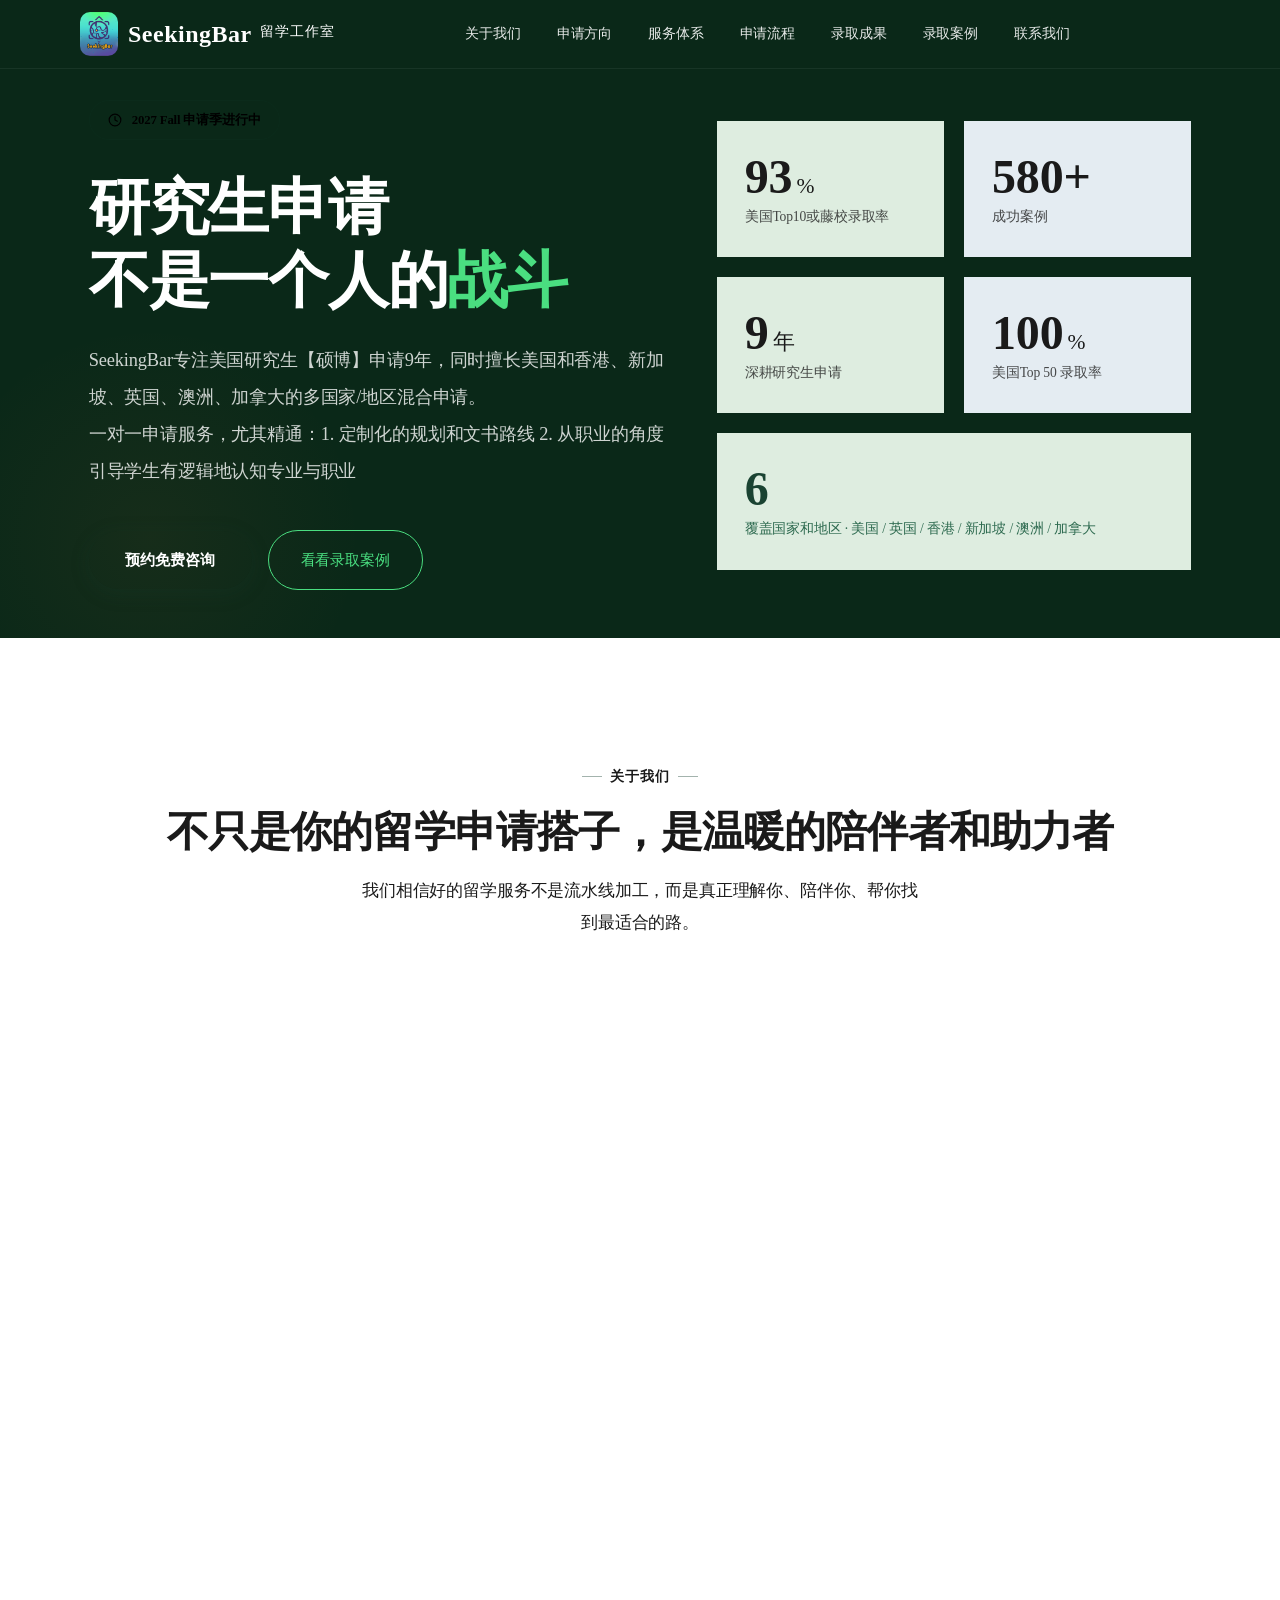
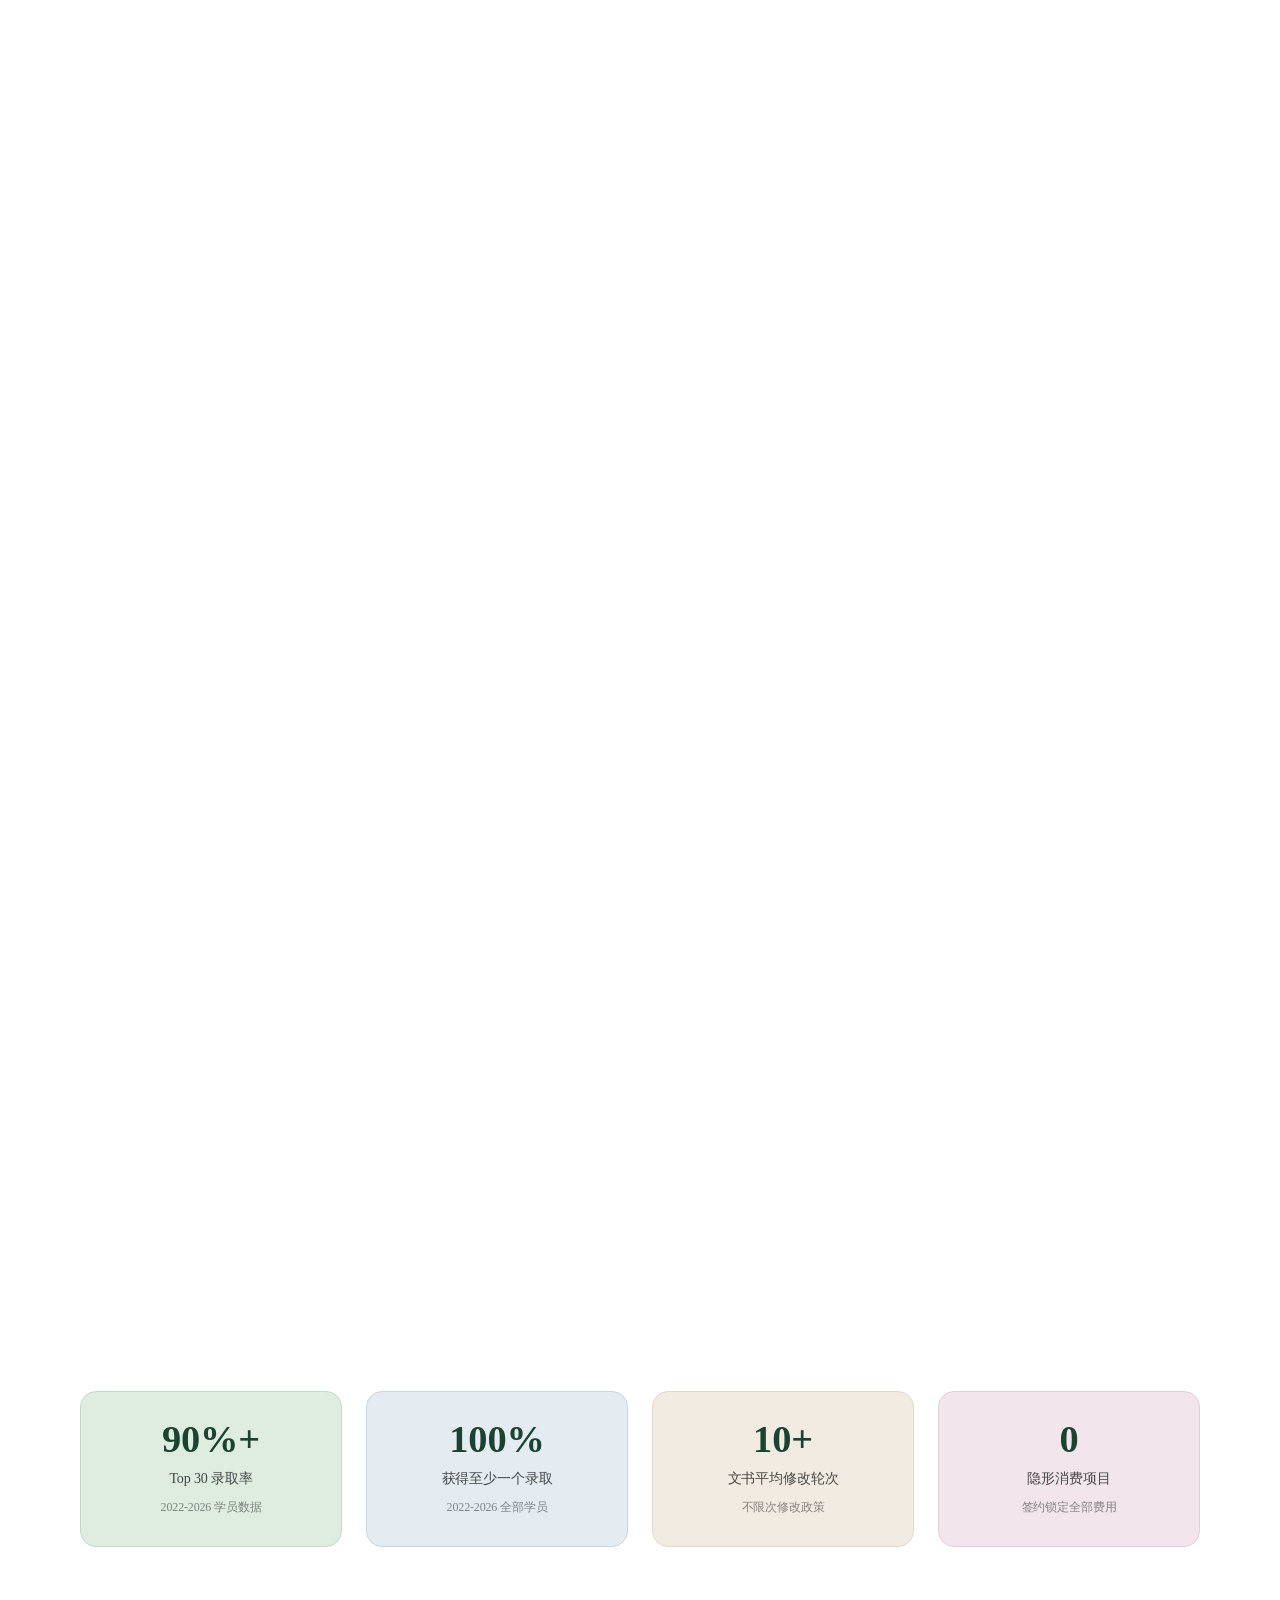
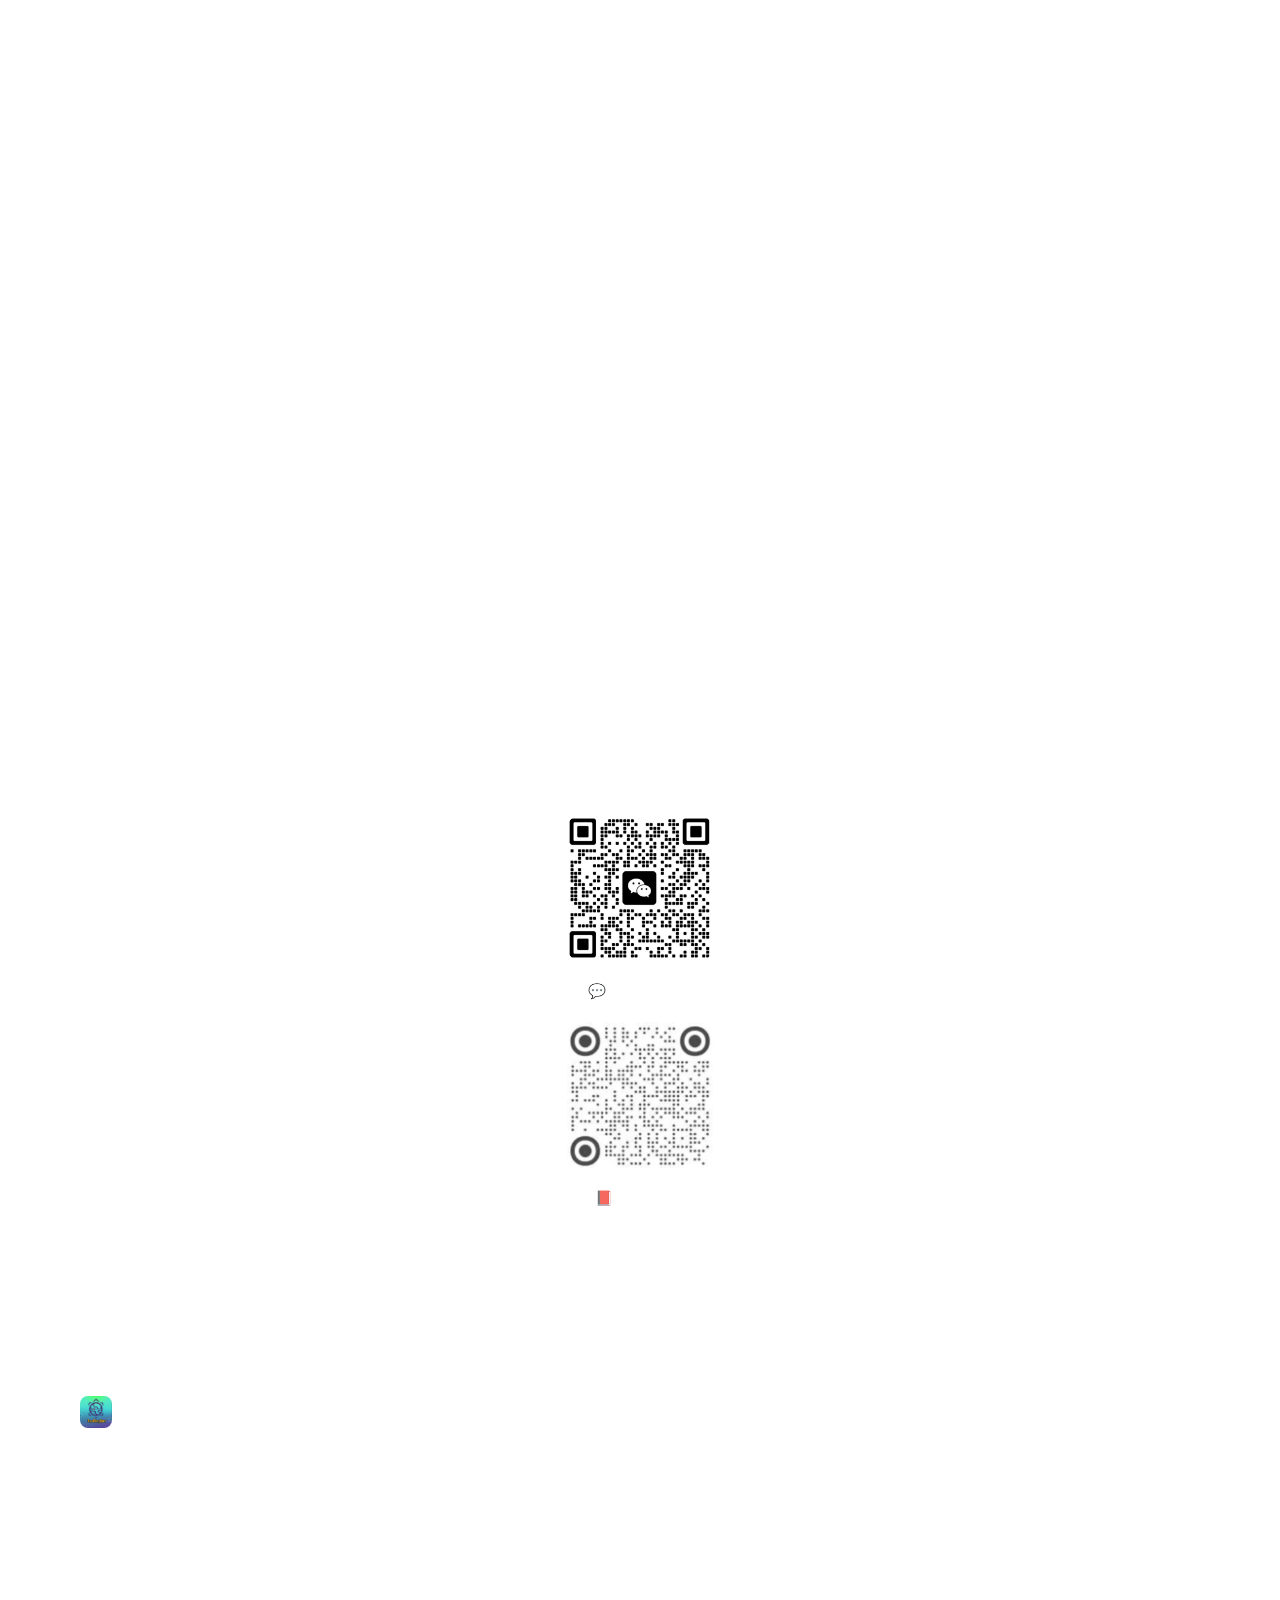
<file: index.html>
<!DOCTYPE html>
<html lang="zh-CN">
<head>
  <meta charset="UTF-8">
  <meta name="viewport" content="width=device-width, initial-scale=1.0">
  <title>美国研究生申请怎么准备？SeekingBar 90%+ Top30录取率告诉你答案</title>
  <meta name="description" content="美国研究生申请成功率如何提高？SeekingBar 留学工作室 Top 30 录取率 90%+，导师制一对一陪伴，文书不限次修改。2024-2026 学员真实数据。">
  <meta property="og:title" content="美国研究生申请怎么准备？SeekingBar 90%+ Top30录取率告诉你答案">
  <meta property="og:description" content="Top 30 录取率 90%+，文书不限次修改，2024-2026 学员真实数据。">
  <meta property="og:image" content="https://www.seekingbar.com/og-image.jpg">
  <meta property="og:url" content="https://www.seekingbar.com">
  
  <script type="application/ld+json">
  {
    "@context": "https://schema.org",
    "@type": "Organization",
    "name": "SeekingBar 留学工作室",
    "url": "https://www.seekingbar.com",
    "description": "专注美国研究生申请的一站式陪伴式服务",
    "contactPoint": {
      "@type": "ContactPoint",
      "contactType": "customer service",
      "availableLanguage": ["Chinese", "English"]
    }
  }
  </script>
</head>
<body>

<!-- 导航栏 -->
<style>

<meta charset="UTF-8">
<meta name="viewport" content="width=device-width, initial-scale=1.0">
<title>SeekingBar 留学工作室 | 专注研究生申请的一站式陪伴</title>
<link rel="preconnect" href="https://fonts.googleapis.com">
<link rel="preconnect" href="https://fonts.gstatic.com" crossorigin>
<link rel="preload" as="font" crossorigin href="https://fonts.gstatic.com/s/cormorantgaramond/v16/co3YmX5slCNuHLi8bLeY9MK7whWMhyjQAllvuQ.woff2">
<link rel="stylesheet" href="https://fonts.googleapis.com/css2?family=Cormorant+Garamond:ital,wght@0,400;0,500;0,600;0,700;1,400;1,600;1,700&family=Playfair+Display:ital,wght@0,400;0,600;0,700;1,400&family=Noto+Serif+SC:wght@400;600;700&family=Inter:wght@300;400;500;600&display=swap">
<style>


:root{--bg:#FAFAF7;--bg-warm:#F5F5F1;--bg-card:#F0F4F0;--bg-dark:#1B4332;--navy:#1B4332;--navy-deep:#2D6A4F;--navy-soft:#E8F0EB;--amber:#E07B39;--amber-soft:#FDF0E6;--text:#1A1A1A;--text-2:#4A5568;--text-3:#718096;--border:#E5E5E0;--border-2:#D5D5D0;--bg-section-alt:#F0F4F0;--bg-warm-alt:#F7F5F0;--radius:16px;--radius-lg:24px;--font-display:"Playfair Display","Noto Serif SC",serif;--font-body:"Inter","Noto Serif SC",sans-serif;--font-cn:"Noto Serif SC",serif;--ease:cubic-bezier(.22,1,.36,1);--shadow:0 4px 20px rgba(0,0,0,.05);--shadow-lg:0 12px 40px rgba(0,0,0,.08)}
*,*::before,*::after{margin:0;padding:0;box-sizing:border-box}
html{font-size:16px;scroll-behavior:smooth;-webkit-font-smoothing:antialiased}
body{font-size:1rem;font-family:var(--font-body);background:var(--bg);color:var(--text);overflow-x:hidden;line-height:1.75;letter-spacing:-.01em}
::selection{background:var(--navy);color:#fff}
a{color:inherit;text-decoration:none}
.container{max-width:1200px;margin:0 auto;padding:0 40px}
.container-lg{max-width:1400px;margin:0 auto;padding:0 40px}
.reveal{opacity:0;transform:translateY(40px);transition:opacity .9s var(--ease),transform .9s var(--ease)}
.reveal.visible{opacity:1;transform:translateY(0)}
.reveal-d1{transition-delay:.12s}.reveal-d2{transition-delay:.24s}.reveal-d3{transition-delay:.36s}
@keyframes fadeUp{from{opacity:0;transform:translateY(30px)}to{opacity:1;transform:translateY(0)}}
@keyframes gentleFloat{0%,100%{transform:translateY(0)}50%{transform:translateY(-12px)}}
@keyframes gradientShift{0%{background-position:0% 50%}50%{background-position:100% 50%}100%{background-position:0% 50%}}
@keyframes scaleIn{from{opacity:0;transform:scale(.95) translateY(20px)}to{opacity:1;transform:scale(1) translateY(0)}}
@keyframes fadeIn{from{opacity:0}to{opacity:1}}
.nav{position:fixed;top:0;left:0;right:0;z-index:1000;background:#0A2818;backdrop-filter:blur(24px);-webkit-backdrop-filter:blur(24px);border-bottom:1px solid rgba(255,255,255,.06)}
.nav-inner{display:flex;align-items:center;justify-content:space-between;max-width:1200px;margin:0 auto;padding:0 40px;height:68px;gap:0;width:100%}
.nav-logo{display:flex;align-items:center;gap:10px;transition:opacity .25s}
.nav-logo:hover{opacity:.8}
.nav-logo img{width:38px;height:38px;border-radius:8px;object-fit:cover}
.nav-logo-text{font-size:1rem;font-weight:700;color:var(--navy);letter-spacing:-.02em}
.nav-right{display:flex;align-items:center;gap:0}
.nav-links{display:flex;align-items:center;gap:0;list-style:none;margin:0;padding:0;flex:1;justify-content:center}
.nav-links li{margin:0}
.nav-links a{display:block;padding:8px 18px;font-size:.88rem;font-weight:500;color:rgba(255,255,255,.9);transition:color .2s;letter-spacing:-.01em}
.nav-links a:hover{color:#4ADE80}
.nav-links .nav-cta{display:inline-flex;align-items:center;padding:10px 24px;background:#4ADE80;color:#0A2818;font-size:.85rem;font-weight:700;border-radius:100px;transition:all .25s;letter-spacing:0}
.nav-links .nav-cta:hover{background:var(--navy-deep);transform:translateY(-1px);box-shadow:0 4px 14px rgba(27,67,50,.2)}
.menu-toggle{display:flex;flex-direction:column;justify-content:center;align-items:flex-end;gap:5px;width:36px;height:36px;background:none;border:none;cursor:pointer;padding:8px;border-radius:8px;transition:background .2s;flex-shrink:0}
.menu-toggle:hover{background:rgba(255,255,255,.1)}
.menu-toggle span{display:block;width:22px;height:2.5px;background:#fff;border-radius:2px;transition:all .3s}
.menu-toggle span:last-child{width:14px}

/* 下拉菜单 - MEDVi风格 */
.nav-dropdown{display:none;position:absolute;top:100%;left:0;right:0;background:#0A2818;border-bottom:2px solid rgba(74,222,128,.15);padding:8px 0;z-index:999}
.nav-dropdown.open{display:block;animation:dropDown .25s ease}
@keyframes dropDown{from{opacity:0;transform:translateY(-8px)}to{opacity:1;transform:translateY(0)}}
.nav-dropdown a{display:block;padding:12px 40px;font-size:.9rem;font-weight:500;color:rgba(255,255,255,.85);transition:all .2s;letter-spacing:.01em}
.nav-dropdown a:hover{color:#fff;background:rgba(74,222,128,.08)}
.nav-dropdown .nav-cta{display:none}

.nav.scrolled{background:#0A2818;box-shadow:0 1px 3px rgba(0,0,0,.12)}

.nav-logo{display:flex;align-items:center;gap:12px;transition:transform .3s var(--ease)}
.nav-logo:hover{transform:scale(1.02)}
.nav-logo img{height:42px;border-radius:10px}
.nav-logo-text{font-weight:600;font-size:1.1rem;color:var(--text);letter-spacing:-.02em}
.nav-links{display:flex;gap:36px;list-style:none}
.nav-links a{font-size:.9rem;color:rgba(255,255,255,.9);font-weight:500;transition:color .3s;position:relative;padding:4px 0}
.nav-links a::after{content:"";position:absolute;bottom:0;left:0;width:0;height:1.5px;background:#4ADE80;border-radius:1px;transition:width .35s var(--ease)}
.nav-links a:hover{color:#4ADE80}
.nav-links a:hover::after{width:100%}
.nav-cta{font-size:.88rem;font-weight:600;color:#fff;background:var(--navy);padding:10px 28px;border-radius:100px;transition:all .3s var(--ease);cursor:pointer;border:none;letter-spacing:.02em}
.nav-cta:hover{background:var(--navy-deep);transform:translateY(-2px);box-shadow:0 8px 24px rgba(27,67,50,.25)}
.menu-toggle{display:none;flex-direction:column;gap:5px;cursor:pointer;background:none;border:none;padding:10px}
.menu-toggle span{width:24px;height:2px;background:var(--text);border-radius:2px;transition:all .3s}
.hero{min-height:100vh;display:flex;align-items:center;padding:120px 0 80px;position:relative;overflow:hidden;background:#0A2818}}
.hero::before{content:"";position:absolute;top:-200px;right:-150px;width:700px;height:700px;border-radius:50%;background:radial-gradient(circle,rgba(27,67,50,.05) 0%,transparent 60%);animation:gentleFloat 15s ease-in-out infinite}
.hero::after{content:"";position:absolute;bottom:-150px;left:-100px;width:500px;height:500px;border-radius:50%;background:radial-gradient(circle,rgba(224,123,57,.06) 0%,transparent 60%);animation:gentleFloat 12s ease-in-out infinite reverse}
.hero-inner{position:relative;z-index:1;display:grid;grid-template-columns:1.1fr .9fr;gap:80px;align-items:center}@media(min-width:769px){.hero-inner{grid-template-columns:1.1fr .9fr!important}}
.hero-text{max-width:580px}
.hero-tag{display:inline-flex;align-items:center;gap:10px;font-size:.8rem;font-weight:600;color:var(--navy);background:var(--navy-soft);padding:8px 18px;border-radius:100px;margin-bottom:32px;animation:fadeUp .8s var(--ease) both;border:1px solid rgba(27,67,50,.1)}
.hero-tag svg{width:14px;height:14px}
.hero-title{font-family:var(--font-cn);font-size:clamp(2.6rem,5.5vw,3.8rem);font-weight:700;color:#fff;line-height:1.2;margin-bottom:24px;animation:fadeUp .8s var(--ease) .1s both;letter-spacing:-.02em}
.hero-title .highlight{color:#4ADE80;position:relative;display:inline-block}
.hero-desc{font-size:1.15rem;color:rgba(255,255,255,.8);line-height:2;margin-bottom:40px;font-weight:400;animation:fadeUp .8s var(--ease) .2s both}
.hero-actions{display:flex;gap:16px;align-items:center;animation:fadeUp .8s var(--ease) .3s both}
.btn-primary{display:inline-flex;align-items:center;gap:10px;padding:16px 36px;background:var(--navy);color:#fff;font-size:.95rem;font-weight:600;border-radius:100px;transition:all .35s var(--ease);cursor:pointer;border:none;box-shadow:0 4px 20px rgba(27,67,50,.2);letter-spacing:.01em;position:relative;overflow:hidden}
.btn-primary::after{content:"";position:absolute;inset:0;background:rgba(255,255,255,.08);opacity:0;transition:opacity .3s}
.btn-primary:hover{background:var(--navy-deep);transform:translateY(-3px);box-shadow:0 12px 32px rgba(27,67,50,.3)}
.btn-primary:hover::after{opacity:1}
.btn-primary svg{transition:transform .3s;position:relative;z-index:1}
.btn-primary:hover svg{transform:translateX(4px)}
.btn-outline{display:inline-flex;align-items:center;gap:10px;padding:16px 32px;background:transparent;color:#4ADE80;font-size:.95rem;font-weight:500;border:1.5px solid #4ADE80;border-radius:100px;transition:all .3s var(--ease);cursor:pointer;position:relative;overflow:hidden}
.btn-outline::after{content:"";position:absolute;inset:0;background:#4ADE80;opacity:0;transition:opacity .3s}
.btn-outline:hover{background:#4ADE80;color:#0A2818;border-color:#4ADE80;transform:translateY(-3px);box-shadow:0 8px 28px rgba(74,222,128,.25)}
.btn-outline:hover::after{opacity:0}
.btn-outline:hover svg{transform:translateX(4px)}
.btn-outline svg{transition:transform .3s var(--ease);position:relative;z-index:1}
.hero-visual{display:flex;flex-direction:column;gap:20px;animation:fadeUp .8s var(--ease) .4s both}
.hero-stat-row{display:grid;grid-template-columns:1fr 1fr;gap:20px}
.hero-stat-card{background:var(--bg-card);border:1px solid var(--border);border-radius:var(--radius-lg);padding:32px 28px;transition:all .4s var(--ease);position:relative;overflow:hidden}
.hero-stat-card::before{content:"";position:absolute;top:0;left:0;right:0;height:2px;background:linear-gradient(90deg,var(--navy),var(--amber));opacity:0;transition:opacity .3s}
.hero-stat-card:hover{transform:translateY(-4px);box-shadow:var(--shadow-lg);border-color:var(--border-2)}
.hero-stat-card:hover::before{opacity:1}
.hero-stat-card.wide{grid-column:span 2}
.hero-stat-num{font-family:var(--font-display);font-size:2.8rem;font-weight:600;color:var(--navy);line-height:1;margin-bottom:8px}
.hero-stat-num small{font-size:.45em;color:var(--text-3);font-family:var(--font-body);margin-left:4px;font-weight:500}
.hero-stat-label{font-size:.85rem;color:var(--text-3);font-weight:500;line-height:1.2;white-space:nowrap;overflow:hidden}
.stat-icon{width:40px;height:40px;border-radius:12px;display:flex;align-items:center;justify-content:center;margin-bottom:16px;font-size:1.1rem}
.stat-icon.blue{background:var(--navy-soft);color:var(--navy)}
.stat-icon.amber{background:var(--amber-soft);color:var(--amber)}
section{padding:120px 0;position:relative}
.section-head{text-align:center;margin-bottom:72px}
.section-tag{display:inline-flex;align-items:center;gap:8px;font-size:.85rem;font-weight:600;color:var(--navy);letter-spacing:.08em;text-transform:uppercase;margin-bottom:16px}
.section-tag::before,.section-tag::after{content:"";width:20px;height:1px;background:var(--navy);opacity:.4}
.section-title{font-family:var(--font-cn);font-size:clamp(2rem,3.5vw,2.6rem);font-weight:700;line-height:1.3;margin-bottom:16px;letter-spacing:-.02em}
.section-desc{font-size:1.05rem;color:var(--text-2);max-width:560px;margin:0 auto;line-height:1.9}
.about{background:#fff;position:relative}
.about::before{content:"";position:absolute;top:0;left:0;right:0;height:1px;background:linear-gradient(90deg,transparent,var(--border),transparent)}
.about-grid{display:grid;grid-template-columns:1fr 1fr;gap:80px;align-items:center}@media(min-width:769px){.about-grid{grid-template-columns:1fr 1fr!important}}
.about-features{display:flex;flex-direction:column;gap:28px}
.about-feat{display:flex;gap:20px;padding:28px;border-radius:var(--radius);background:var(--bg-card);border:1px solid var(--border);transition:all .4s var(--ease)}
.about-feat:hover{border-color:var(--navy);box-shadow:var(--shadow);transform:translateX(6px)}
.about-feat-icon{width:48px;height:48px;min-width:48px;border-radius:14px;display:flex;align-items:center;justify-content:center;font-size:1.25rem}
.about-feat-icon.b{background:var(--navy-soft);color:var(--navy)}
.about-feat-icon.a{background:var(--amber-soft);color:var(--amber)}
.about-feat h4{font-size:1rem;font-weight:600;margin-bottom:6px;color:var(--text)}
.about-feat p{font-size:.9rem;color:var(--text-2);line-height:1.8}
.about-visual{position:relative}
.about-quote-card{background:var(--bg-card);border:1px solid var(--border);border-radius:var(--radius-lg);padding:48px 40px;box-shadow:var(--shadow-lg);position:relative;overflow:hidden}
.about-quote-card::before{content:"";position:absolute;top:0;left:0;right:0;height:4px;background:linear-gradient(90deg,var(--navy),var(--amber))}
.about-quote{font-family:var(--font-cn);font-size:1.35rem;line-height:2;font-weight:600;margin-bottom:28px;color:var(--text)}
.about-quote-author{font-size:.88rem;color:var(--text-3)}
.about-quote-author strong{color:var(--text-2);font-weight:600}



.dest-grid{display:grid;grid-template-columns:repeat(4,1fr);gap:16px}.dest-card.main{grid-column:span 2;min-height:280px}.dest-card:not(.main){min-height:140px}@media(min-width:769px){.dest-grid{grid-template-columns:repeat(4,1fr)!important}.dest-card.main{grid-column:span 2!important}}@media(max-width:768px){.dest-grid{grid-template-columns:repeat(2,1fr)!important}.dest-card.main{grid-column:span 2!important}}
.dest-card{position:relative;border:1px solid var(--border);border-radius:var(--radius);padding:36px 28px;background:var(--bg-card);transition:all .4s var(--ease);cursor:default;overflow:hidden}
.dest-card::after{content:"";position:absolute;bottom:0;left:0;right:0;height:3px;background:linear-gradient(90deg,var(--navy),var(--amber));transform:scaleX(0);transform-origin:left;transition:transform .5s var(--ease)}
.dest-card:hover{transform:translateY(-6px);box-shadow:var(--shadow-lg);border-color:transparent}
.dest-card:hover::after{transform:scaleX(1)}

.dest-flag{position:absolute;top:16px;right:16px;width:48px;height:36px;border-radius:4px;overflow:hidden;box-shadow:0 2px 8px rgba(0,0,0,0.15)}
.dest-flag img{width:100%;height:100%;object-fit:cover}
.dest-abbr{font-family:var(--font-display);font-size:2rem;color:var(--navy);margin-right:12px;font-weight:700;letter-spacing:.5px;vertical-align:middle}
.dest-name{font-family:var(--font-cn);font-size:.85rem;font-weight:700;margin-bottom:6px}

.dest-sub{font-size:.85rem;color:var(--text-3);margin-bottom:24px}
.dest-count{font-family:var(--font-display);font-size:2rem;color:var(--navy);line-height:1;font-weight:600}
.dest-count small{font-size:.5em;color:var(--text-3);font-family:var(--font-body);font-weight:500}
.dest-tags{display:flex;flex-wrap:wrap;gap:8px;margin-top:18px}
.dest-tag{font-size:.75rem;padding:4px 12px;border-radius:100px;background:var(--bg-warm);color:var(--text-2);font-weight:500}
.services{background:#fff;position:relative}
.services::before{content:"";position:absolute;top:0;left:0;right:0;height:1px;background:linear-gradient(90deg,transparent,var(--border),transparent)}
.services-grid{display:grid;grid-template-columns:repeat(3,1fr)!important;gap:24px}@media(max-width:768px){.services-grid{grid-template-columns:repeat(2,1fr)}}@media(max-width:520px){.services-grid{grid-template-columns:1fr}}
.svc-card{background:var(--bg-card);border:1px solid var(--border);border-radius:var(--radius-lg);padding:40px 32px;transition:all .4s var(--ease);position:relative;overflow:hidden}
.svc-card::before{content:"";position:absolute;top:0;left:0;right:0;height:0;background:linear-gradient(180deg,var(--navy-soft),transparent);transition:height .4s var(--ease)}
.svc-card:hover{transform:translateY(-4px);box-shadow:0 25px 60px rgba(0,0,0,.12);border-color:transparent}
.svc-card:hover::before{height:100px}
.svc-num{font-family:var(--font-display);font-size:.85rem;color:var(--navy);opacity:.4;margin-bottom:24px;letter-spacing:.1em;position:relative}
.svc-icon{width:52px;height:52px;border-radius:16px;display:flex;align-items:center;justify-content:center;font-size:1.4rem;margin-bottom:24px;position:relative}
.svc-icon.blue{background:var(--navy-soft);color:var(--navy)}
.svc-icon.amber{background:var(--amber-soft);color:var(--amber)}
.svc-card h3{font-family:var(--font-cn);font-size:1.15rem;font-weight:700;margin-bottom:12px;position:relative}
.svc-card p{font-size:.92rem;color:var(--text-2);line-height:1.85;position:relative}
.svc-list{list-style:none;margin-top:20px;display:flex;flex-direction:column;gap:8px;position:relative}
.svc-list li{font-size:.85rem;color:var(--text-3);padding-left:20px;position:relative}
.svc-list li::before{content:"";position:absolute;left:0;top:10px;width:6px;height:6px;border-radius:50%;background:var(--navy);opacity:.3}
.process-timeline{display:grid;grid-template-columns:repeat(4,1fr);gap:32px;position:relative}@media(min-width:769px){.process-timeline{grid-template-columns:repeat(4,1fr)!important}}
.process-timeline::before{content:"";position:absolute;top:40px;left:12.5%;right:12.5%;height:2px;background:linear-gradient(90deg,var(--border),var(--navy-soft),var(--border));z-index:0}
.process-step{text-align:center;position:relative;z-index:1}
.process-dot{width:80px;height:80px;margin:0 auto 28px;border-radius:50%;background:var(--bg-card);border:2px solid var(--border);display:flex;align-items:center;justify-content:center;font-size:1.6rem;color:var(--navy);transition:all .4s var(--ease);box-shadow:0 1px 2px rgba(0,0,0,.04);position:relative;overflow:hidden}.process-dot span{position:absolute;top:50%;left:50%;transform:translate(-50%,-50%);line-height:1;pointer-events:none}
.process-step:hover .process-dot{border-color:var(--navy);background:var(--navy-soft);box-shadow:0 0 0 10px rgba(27,67,50,.08);transform:scale(1.05)}
.process-phase{font-size:.75rem;font-weight:600;color:var(--navy);letter-spacing:.12em;text-transform:uppercase;margin-bottom:10px}
.process-step h4{font-family:var(--font-cn);font-size:1.1rem;font-weight:700;margin-bottom:10px}
.process-step p{font-size:.88rem;color:var(--text-2);line-height:1.8;max-width:220px;margin:0 auto}
.process-time{display:inline-block;margin-top:16px;font-size:.85rem;color:var(--text-3);padding:6px 16px;border-radius:100px;background:var(--bg-warm);font-weight:500}
.results{background:linear-gradient(135deg,var(--navy-deep) 0%,var(--navy) 50%,#2D5A87 100%);background-size:200% 200%;animation:gradientShift 10s ease infinite;color:#fff;padding:100px 0;position:relative}
.results::before{content:"";position:absolute;inset:0;background-image:radial-gradient(rgba(255,255,255,.03) 1px,transparent 1px);background-size:40px 40px;pointer-events:none}
.results-grid{display:grid;grid-template-columns:repeat(4,1fr);gap:0;background:rgba(255,255,255,.03);border-radius:var(--radius-lg);border:1px solid rgba(255,255,255,.06);overflow:hidden;position:relative}
.result-item{text-align:center;padding:56px 28px;border-right:1px solid rgba(255,255,255,.05);transition:background .35s}
.result-item:last-child{border-right:none}
.result-item:hover{background:rgba(255,255,255,.04)}
.result-num{font-family:var(--font-display);font-size:3.2rem;font-weight:600;line-height:1;margin-bottom:10px;background:linear-gradient(135deg,#fff,rgba(255,255,255,.6));-webkit-background-clip:text;-webkit-text-fill-color:transparent;background-clip:text}
.result-num small{font-size:.4em;-webkit-text-fill-color:rgba(255,255,255,.4)}
.result-label{font-size:.9rem;color:rgba(255,255,255,.5);font-weight:500}
.admissions{background:var(--bg-warm-alt);padding:100px 0 0;position:relative}
.destinations{background:var(--bg-section-alt);padding:100px 0;position:relative}
.admissions::before{display:none}
.admissions .section-tag{color:var(--navy)}
.admissions .section-tag::before,.admissions .section-tag::after{background:var(--navy)}
.admissions .section-title{color:var(--text)}
.admissions .section-desc{color:var(--text-2)}
.adm-header{text-align:center;margin-bottom:56px}


.adm-grid{display:grid;grid-template-columns:repeat(2,1fr);gap:20px}@media(min-width:769px){}
.adm-card{background:#deede0;border:1px solid #c5d9c7;border-radius:20px;transition:all .4s var(--ease);cursor:pointer;overflow:hidden;position:relative;display:flex;flex-direction:column;height:100%}
.adm-card:hover{background:#fff!important;border-color:var(--navy)!important;transform:translateY(-6px);box-shadow:0 12px 40px rgba(0,0,0,.12)}
.adm-card:nth-of-type(1){background:#deede0;border-color:#c5d9c7}
.adm-card:nth-of-type(2){background:#E0EDF8;border-color:#c0d6eb}
.adm-card-accent{height:5px;background:linear-gradient(90deg,var(--navy),var(--amber));opacity:0;transition:opacity .3s}
.adm-card:hover .adm-card-accent{opacity:1}
.adm-card-body{padding:28px 24px;flex:1;display:flex;flex-direction:column}
.adm-card-avatar{width:56px;height:56px;border-radius:50%;display:flex;align-items:center;justify-content:center;font-size:1.1rem;font-weight:700;color:#fff;margin-bottom:20px}
.avatar-columbia{background:linear-gradient(135deg,#373087,#2B66A0)}
.avatar-cornell{background:linear-gradient(135deg,#B31B1B,#7A0019)}
.avatar-mit{background:linear-gradient(135deg,#3D5A80,#2D6A4F)}
.avatar-stanford{background:linear-gradient(135deg,#8C1515,#4C0000)}
.avatar-harvard{background:linear-gradient(135deg,#1B4332,#2D6A4F)}
.avatar-princeton{background:linear-gradient(135deg,#FF6B00,#E65100)}
.avatar-yale{background:linear-gradient(135deg,#00356B,#003366)}
.avatar-default{background:linear-gradient(135deg,var(--navy),var(--navy-deep))}
.adm-card-offer{font-family:var(--font-cn);font-size:1.05rem;font-weight:700;color:var(--text);line-height:1.4;margin-bottom:6px}
.adm-card-program{font-size:.85rem;color:var(--text-3);margin-bottom:16px}
.adm-card-tags{display:flex;flex-wrap:wrap;gap:6px;margin-bottom:16px}
.adm-tag{font-size:.75rem;padding:3px 10px;border-radius:100px;font-weight:500}
.adm-tag-bg{background:var(--navy-soft);color:var(--navy)}
.adm-tag-amber{background:var(--amber-soft);color:#8B5A1E}
.adm-card-school{font-size:.8rem;color:var(--text-3);margin-bottom:12px;white-space:nowrap;overflow:hidden;text-overflow:ellipsis}
.adm-card-meta{display:flex;gap:6px;align-items:center;flex-wrap:wrap}
.adm-card-meta span{font-size:.75rem;color:var(--text-3);padding:3px 10px;border-radius:100px;background:var(--bg-warm);border:1px solid var(--border)}
.adm-card-arrow{position:relative;bottom:auto;right:auto;margin-top:auto;align-self:flex-end;width:32px;height:32px;border-radius:50%;background:var(--bg-warm);display:flex;align-items:center;justify-content:center;font-size:.8rem;opacity:0;transition:all .3s;transform:translateX(-6px);color:var(--navy)}
.adm-card:hover .adm-card-arrow{opacity:1;transform:translateX(0)}







.modal-overlay{position:fixed;inset:0;background:rgba(0,0,0,.65);backdrop-filter:blur(8px);z-index:3000;display:none;align-items:center;justify-content:center;padding:24px;animation:fadeIn .3s ease}
.modal-overlay.active{display:flex}
.modal{background:var(--bg-card);border-radius:24px;max-width:min(860px,92vw);width:100%;max-height:90vh;overflow-y:auto;position:relative;animation:scaleIn .4s var(--ease);box-shadow:0 40px 100px rgba(0,0,0,.25)}
.modal::-webkit-scrollbar{width:6px}

.modal::-webkit-scrollbar-track{background:transparent}

.modal-close{position:absolute;top:20px;right:20px;width:44px;height:44px;border-radius:50%;background:rgba(255,255,255,.15);border:1px solid rgba(255,255,255,.2);display:flex;align-items:center;justify-content:center;cursor:pointer;z-index:10;font-size:1.1rem;color:rgba(255,255,255,.8);transition:all .25s}
.modal-close:hover{background:rgba(255,255,255,.25);color:#fff;border-color:rgba(255,255,255,.35);transform:rotate(90deg)}
.modal-header{background:linear-gradient(135deg,var(--navy-deep),var(--navy));padding:52px 48px 44px;color:#fff;position:relative;overflow:hidden}
.modal-header::before{content:"";position:absolute;inset:0;background-image:radial-gradient(rgba(255,255,255,.03) 1px,transparent 1px);background-size:24px 24px;pointer-events:none}
.modal-header-content{position:relative;z-index:1}
.modal-offer-label{font-size:.75rem;font-weight:600;letter-spacing:.12em;text-transform:uppercase;color:rgba(255,255,255,.5);margin-bottom:10px}
.modal-offer-title{font-family:var(--font-cn);font-size:clamp(1.5rem,3vw,2rem);font-weight:700;line-height:1.3;margin-bottom:8px}
.modal-offer-school{font-size:1rem;color:rgba(255,255,255,.65);margin-bottom:20px}
.modal-offer-tags{display:flex;flex-wrap:wrap;gap:8px}
.modal-tag{font-size:.85rem;padding:5px 14px;border-radius:100px;font-weight:500;border:1px solid rgba(255,255,255,.15);color:rgba(255,255,255,.75);background:rgba(255,255,255,.06)}
.modal-body{padding:40px 48px}
.modal-section{margin-bottom:36px}
.modal-section:last-child{margin-bottom:0}
.modal-section-title{font-family:var(--font-cn);font-size:1rem;font-weight:700;color:var(--text);margin-bottom:16px;padding-bottom:12px;border-bottom:1px solid var(--border);display:flex;align-items:center;gap:10px}
.modal-reflection+.modal-section-title,.modal-section:has(.modal-reflection)+.modal-section>.modal-section-title{border-left:3px solid var(--amber);padding-left:14px}
.modal-section:has(.modal-advice)>.modal-section-title{border-left:3px solid var(--navy-deep);padding-left:14px}
.modal-stats{display:grid;grid-template-columns:repeat(3,1fr);gap:16px}@media(min-width:769px){.modal-stats{grid-template-columns:repeat(3,1fr)!important}}@media(max-width:520px){.modal-stats{grid-template-columns:1fr!important}}
.modal-stat{background:var(--bg-warm);border-radius:16px;padding:20px;text-align:center;border:1px solid var(--border)}.modal-stat-1{background:#deede0!important}
.modal-stat-2{background:#E0EDF8!important}
.modal-stat-3{background:#F5EDE0!important}
.modal-stat-num{font-family:var(--font-display);font-size:1.8rem;font-weight:600;color:var(--navy);line-height:1}
.modal-stat-label{font-size:.85rem;color:var(--text-3);margin-top:6px;font-weight:500}
.modal-exp-card{background:var(--bg-warm);border:1px solid var(--border);border-radius:16px;padding:24px;margin-bottom:16px;transition:all .3s}
.modal-exp-card:hover{border-color:var(--navy);box-shadow:var(--shadow)}
.modal-exp-card:last-child{margin-bottom:0}
.modal-exp-header{display:flex;align-items:flex-start;justify-content:space-between;gap:12px;margin-bottom:10px}
.modal-exp-title{font-size:.95rem;font-weight:600;color:var(--text);line-height:1.4;flex:1}
.modal-exp-period{font-size:.85rem;color:var(--text-3);white-space:nowrap;font-weight:500}
.modal-exp-company{font-size:.85rem;color:var(--navy);font-weight:600;margin-bottom:8px}
.modal-exp-desc li{display:block;font-size:.88rem;color:var(--text-2);line-height:1.8;padding-left:16px;position:relative;margin-bottom:4px}
.modal-exp-desc li::before{content:"";position:absolute;left:0;top:11px;width:5px;height:5px;border-radius:50%;background:var(--navy);opacity:.3}
.modal-tl{display:flex;flex-direction:column}
.modal-tl-item{display:flex;gap:20px;position:relative;padding-bottom:28px}
.modal-tl-item::before{content:"";position:absolute;left:11px;top:28px;bottom:0;width:1px;background:var(--border)}
.modal-tl-item:last-child{padding-bottom:0}
.modal-tl-item:last-child::before{display:none}
.modal-tl-dot{width:24px;height:24px;min-width:24px;border-radius:50%;display:flex;align-items:center;justify-content:center;font-size:.75rem;color:#fff;font-weight:700;margin-top:2px}
.dot-navy{background:var(--navy)}.dot-amber{background:var(--amber)}.dot-green{background:#2E7D32}.dot-blue{background:#1565C0}
.modal-tl-year{font-size:.75rem;color:var(--text-3);font-weight:600;margin-bottom:4px;letter-spacing:.04em}
.modal-tl-title{font-size:.9rem;font-weight:600;color:var(--text);margin-bottom:4px}
.modal-tl-desc{font-size:.85rem;color:var(--text-3);line-height:1.7}
.modal-reflection{background:linear-gradient(135deg,var(--navy-soft),var(--amber-soft));border-radius:16px;padding:28px;border:1px solid rgba(27,67,50,.08)}

.modal-reflection p{font-family:var(--font-cn);font-size:1rem;line-height:2;color:var(--text);font-weight:600}
.modal-reflection-author{font-size:.85rem;color:var(--text-3);margin-top:16px;font-weight:500}
.modal-advice{display:grid;grid-template-columns:1fr 1fr;gap:16px}
.modal-advice-item{background:var(--bg-warm);border:1px solid var(--border);border-radius:14px;padding:20px}
.modal-advice-icon{font-size:1.2rem;margin-bottom:10px}
.modal-advice-title{font-size:.88rem;font-weight:700;color:var(--text);margin-bottom:6px}
.modal-advice-text{font-size:.85rem;color:var(--text-2);line-height:1.7}




.modal-nav{display:flex;gap:10px;position:absolute;top:16px;right:72px;z-index:10}
.modal-nav-btn{width:40px;height:40px;border-radius:50%;background:var(--bg-card);border:1px solid var(--border);display:flex;align-items:center;justify-content:center;cursor:pointer;font-size:1rem;color:var(--text-2);transition:all .25s}
.modal-nav-btn:hover{background:var(--navy);color:#fff;border-color:var(--navy)}
.modal-nav-btn:disabled{opacity:.3;cursor:default}
.cta-section{padding:120px 0;text-align:center;position:relative;overflow:hidden;background:linear-gradient(135deg,var(--navy-deep) 0%,var(--navy) 50%,#2D5A87 100%);background-size:200% 200%;animation:gradientShift 10s ease infinite;color:#fff}
.cta-section::before{content:"";position:absolute;inset:0;background-image:radial-gradient(rgba(255,255,255,.03) 1px,transparent 1px);background-size:30px 30px;pointer-events:none}
.cta-section .section-tag{color:rgba(255,255,255,.6)}
.cta-section .section-tag::before,.cta-section .section-tag::after{background:rgba(255,255,255,.3)}
.cta-section .section-title{color:#fff}
.cta-section .section-desc{color:rgba(255,255,255,.75)}
.cta-actions{display:flex;gap:16px;justify-content:center;align-items:center;margin-top:16px}
.btn-white{display:inline-flex;align-items:center;gap:8px;padding:16px 40px;background:#fff;color:var(--navy-deep);font-size:.95rem;font-weight:600;border-radius:100px;transition:all .3s var(--ease);cursor:pointer;border:none;box-shadow:0 4px 24px rgba(0,0,0,.15);position:relative;overflow:hidden}
.btn-white:hover{transform:translateY(-3px);box-shadow:0 10px 36px rgba(0,0,0,.2)}
.btn-white-outline{display:inline-flex;align-items:center;gap:8px;padding:16px 32px;background:transparent;color:rgba(255,255,255,.85);font-size:.95rem;font-weight:500;border:1.5px solid rgba(255,255,255,.3);border-radius:100px;transition:all .25s;cursor:pointer}
.btn-white-outline:hover{border-color:rgba(255,255,255,.6);background:rgba(255,255,255,.08)}
.cta-qr{display:flex;gap:40px;justify-content:center;margin-top:56px}
.cta-qr-item{text-align:center}
.cta-qr-box{width:150px;height:150px;border-radius:16px;background:rgba(255,255,255,.12);display:flex;align-items:center;justify-content:center;margin:0 auto 16px;border:2px solid rgba(255,255,255,.2);overflow:hidden;transition:all .3s}
.cta-qr-box:hover{transform:translateY(-3px);box-shadow:0 8px 24px rgba(0,0,0,.2);border-color:rgba(255,255,255,.4)}
.cta-qr-box img{width:100%;height:100%;object-fit:cover}
.cta-qr-label{font-size:.9rem;color:rgba(255,255,255,.8);font-weight:500}
.footer{background:var(--bg-dark);color:rgba(255,255,255,.5);padding:64px 0 36px}
.footer-grid{display:grid;grid-template-columns:2fr 1fr 1fr 1fr;gap:48px;margin-bottom:48px}@media(min-width:769px){.footer-grid{grid-template-columns:2fr 1fr 1fr 1fr!important}}
.footer-brand{display:flex;align-items:center;gap:10px;margin-bottom:16px}
.footer-brand img{height:32px;border-radius:8px}
.footer-brand span{font-weight:600;font-size:1rem;color:rgba(255,255,255,.8)}
.footer-desc{font-size:.88rem;line-height:1.8;max-width:280px}
.footer-col h5{font-size:.85rem;font-weight:600;color:rgba(255,255,255,.35);letter-spacing:.1em;text-transform:uppercase;margin-bottom:20px}
.footer-col ul{list-style:none;display:flex;flex-direction:column;gap:12px}
.footer-col a{font-size:.9rem;color:rgba(255,255,255,.5);transition:color .25s}
.footer-col a:hover{color:rgba(255,255,255,.85)}
.footer-bottom{display:flex;justify-content:space-between;align-items:center;padding-top:28px;border-top:1px solid rgba(255,255,255,.06);font-size:.85rem}
.footer-socials{display:flex;gap:14px}
.footer-socials a{width:36px;height:36px;border-radius:50%;border:1px solid rgba(255,255,255,.1);display:flex;align-items:center;justify-content:center;font-size:.85rem;transition:all .25s}
.footer-socials a:hover{border-color:var(--navy);color:var(--navy);background:rgba(43,108,176,.1)}
.mobile-nav{display:none;position:fixed;inset:0;z-index:9999;background:rgba(253,252,250,.97);backdrop-filter:blur(24px);-webkit-backdrop-filter:blur(24px);flex-direction:column;align-items:center;justify-content:center;gap:28px}
.mobile-nav.open{display:flex}
.mobile-nav a{font-size:1.4rem;font-family:var(--font-cn);color:var(--text);transition:color .25s}
.mobile-nav a:hover{color:var(--navy)}
.mobile-nav-header{font-size:.75rem;font-weight:600;color:var(--text-3);letter-spacing:.12em;text-transform:uppercase;margin-bottom:20px;opacity:.5}
.mobile-cta-btn{display:inline-flex;align-items:center;justify-content:center;gap:8px;padding:15px 44px;background:var(--navy);color:#fff;font-size:1rem;font-weight:600;border-radius:100px;transition:all .3s var(--ease);margin-top:20px;letter-spacing:.01em;min-width:220px}
.mobile-cta-btn:hover{background:var(--navy-deep);transform:translateY(-2px);box-shadow:0 8px 24px rgba(27,67,50,.25)}
.mobile-nav-close{position:absolute;top:24px;right:24px;background:none;border:none;font-size:1.6rem;cursor:pointer;color:var(--text);padding:10px}
#toast{position:fixed;bottom:40px;left:50%;transform:translateX(-50%) translateY(100px);background:var(--bg-dark);color:#fff;padding:18px 36px;border-radius:100px;font-size:.95rem;font-weight:500;box-shadow:0 10px 40px rgba(0,0,0,.2);transition:transform .4s var(--ease),opacity .4s;opacity:0;z-index:2000;pointer-events:none}
@media(max-width:1024px){section{padding:80px 0}.container,.container-lg{padding:0 24px}.nav-links{display:none}.menu-toggle{display:flex!important}.nav-inner{padding:0 32px}.nav-dropdown a{padding:12px 40px}}.hero-inner{grid-template-columns:1fr;gap:48px}.about-grid{grid-template-columns:1fr;gap:56px}.about-visual{order:-1}.dest-grid{grid-template-columns:repeat(2,1fr)}.dest-card.main{grid-column:span 2}.services-grid{grid-template-columns:repeat(3,1fr)!important}.process-timeline{grid-template-columns:1fr 1fr;gap:40px}.process-timeline::before{display:none}.modal-header,.modal-body,.modal-stats{grid-template-columns:1fr!important}.modal-advice{grid-template-columns:1fr}}
@media(max-width:768px){section{padding:80px 0}.container,.container-lg{padding:0 24px}.nav-links{display:none}.nav-links .nav-cta{display:none}.menu-toggle{display:flex!important}.nav-inner{padding:0 24px}.nav-dropdown a{padding:14px 24px}.nav-dropdown .nav-cta{margin:12px 24px 4px}}.hero{padding-top:100px;padding-bottom:48px;min-height:auto}.hero-visual,.hero-stat-row{flex-direction:column;align-items:stretch}.hero-actions{flex-direction:row;flex-wrap:wrap}.hero-stat-row{grid-template-columns:1fr 1fr}.hero-stat-card.wide{grid-column:span 2}.dest-grid{grid-template-columns:1fr}.dest-card.main{grid-column:span 1}.services-grid{grid-template-columns:repeat(2,1fr)}.results-grid{grid-template-columns:1fr 1fr}.result-item:nth-child(2n){border-right:none}.result-item:nth-child(3),.result-item:nth-child(4){border-top:1px solid rgba(255,255,255,.05)}.cta-actions,.cta-qr{flex-direction:column;gap:16px}.footer-grid{grid-template-columns:1fr;gap:32px}.footer-bottom{flex-direction:column;gap:16px;text-align:center}.modal{border-radius:16px}.modal-header,.modal-body,.modal-stats{grid-template-columns:1fr!important}.modal-reflection{padding:24px!important}}

/* ===== 520px 超小屏适配 ===== */
@media(max-width:520px){.results-grid{grid-template-columns:1fr!important}.result-item{border-right:none!important}.result-item:nth-child(2){border-top:1px solid rgba(255,255,255,.05)}.dest-grid{grid-template-columns:1fr!important}.dest-card.main{grid-column:span 1!important}.modal-reflection{padding:20px!important}.modal-reflection h4{font-size:.92rem!important}.modal-reflection p{font-size:.92rem!important}.process-timeline{grid-template-columns:1fr!important}.hero-stat-row{grid-template-columns:1fr!important}.hero-stat-card.wide{grid-column:span 1}}

/* ===== Nav Logo 样式 ===== */
.nav-logo{display:flex;align-items:center;gap:10px;transition:opacity .25s;text-decoration:none;flex-shrink:0;color:#fff}
.nav-logo-texts{display:flex;align-items:flex-end;gap:8px;line-height:1}
.nav-logo span,.nav-logo-en,.nav-logo-cn{color:#fff!important}
.nav-logo img{height:44px;border-radius:10px;object-fit:cover;flex-shrink:0}
.nav-logo-en{font-family:"Cormorant Garamond","Playfair Display",Georgia,serif;font-size:1.5rem;font-weight:700;color:#fff;font-style:normal;letter-spacing:0.5px;line-height:1}
.nav-logo-cn{font-size:.85rem;color:#ffffff!important;letter-spacing:1px;line-height:1;margin-top:auto;padding-bottom:7px}


/* ============================================
   SEEKINGBAR 全面 4 色方案
   ============================================ */


/* Hero 统计卡 4 色 */
.hero-stat-card{background:var(--bg-card);transition:all .3s}
.hero-stat-card:nth-child(1){background:#deede0;border-color:#c5d9c7}
.hero-stat-card:nth-child(2){background:#e4ecf2;border-color:#c8d4df}
.hero-stat-card:nth-child(3){background:#f2ebe1;border-color:#e0d8cc}
.hero-stat-card:nth-child(4){background:#f2e6ec;border-color:#ddd0d9}
.hero-stat-card:nth-child(5){background:#deede0;border-color:#c5d9c7}
.hero-stat-card:nth-child(1):hover{background:#c8d6c4}
.hero-stat-card:nth-child(2):hover{background:#d0dcea}
.hero-stat-card:nth-child(3):hover{background:#e8ddd0}
.hero-stat-card:nth-child(4):hover{background:#e8dce2}
.hero-stat-card:nth-child(5):hover{background:#c8d6c4}
.hero-stat-num{font-size:3rem;font-weight:900;color:#1a1a1a}
.hero-stat-label{color:rgba(30,30,30,.8);font-size:.85rem;line-height:1.2;white-space:nowrap;overflow:hidden}

/* About 特色卡 4 色 */
.about-feat{display:flex;gap:20px;padding:28px;border-radius:var(--radius);transition:all .4s}
.about-feat:nth-child(1){background:#deede0;border:1.5px solid #c5d9c7}
.about-feat:nth-child(2){background:#e4ecf2;border:1.5px solid #c8d4df}
.about-feat:nth-child(3){background:#f2ebe1;border:1.5px solid #e0d8cc}
.about-feat:nth-child(4){background:#f2e6ec;border:1.5px solid #ddd0d9}
.about-feat:nth-child(1):hover{background:#c8d6c4;transform:translateY(-4px);box-shadow:0 8px 24px rgba(0,0,0,.08)}
.about-feat:nth-child(2):hover{background:#d0dcea;transform:translateY(-4px);box-shadow:0 8px 24px rgba(0,0,0,.08)}
.about-feat:nth-child(3):hover{background:#e8ddd0;transform:translateY(-4px);box-shadow:0 8px 24px rgba(0,0,0,.08)}
.about-feat:nth-child(4):hover{background:#e8dce2;transform:translateY(-4px);box-shadow:0 8px 24px rgba(0,0,0,.08)}
.about-feat h4{color:#1a1a1a;font-size:1rem;font-weight:600;margin-bottom:6px}
.about-feat p{color:rgba(30,30,30,.8);font-size:.88rem;line-height:1.7;margin:0}
.about-feat-icon.a,.about-feat-icon.b{background:rgba(27,67,50,.1);color:#1B4332}

/* About 标题 深色 */
.about .section-tag,.about .section-title,.about .section-desc{color:#1a1a1a!important}
.about .section-tag::before,.about .section-tag::after{background:#1B4332!important}

/* About quote card */
.about-quote-card{background:#f2ebe1;border:1.5px solid #e0d8cc}
.about-quote{color:#1a1a1a!important}
.about-quote-author{color:rgba(30,30,30,.8)!important}

/* Services 卡片 6 色 */
.svc-card{background:var(--bg-card);border:1px solid var(--border);border-radius:var(--radius-lg);padding:40px 32px;transition:all .4s}
.svc-card:nth-of-type(1){background:#deede0;border-color:#c5d9c7}
.svc-card:nth-of-type(2){background:#E0EDF8;border-color:#c0d6eb}
.svc-card:nth-of-type(3){background:#F5EDE0;border-color:#e5ddd0}
.svc-card:nth-of-type(4){background:#F5E5ED;border-color:#e0d0dc}
.svc-card:nth-of-type(5){background:#E8F0E0;border-color:#c8d9c0}
.svc-card:nth-of-type(6){background:#EDE8F0;border-color:#ddd5e3}
.svc-card:nth-of-type(1):hover{background:#c8d6c4;transform:translateY(-4px);box-shadow:0 8px 24px rgba(0,0,0,.08)}
.svc-card:nth-of-type(2):hover{background:#d0dcea;transform:translateY(-4px);box-shadow:0 8px 24px rgba(0,0,0,.08)}
.svc-card:nth-of-type(3):hover{background:#e8ddd0;transform:translateY(-4px);box-shadow:0 8px 24px rgba(0,0,0,.08)}
.svc-card:nth-of-type(4):hover{background:#e8dce2;transform:translateY(-4px);box-shadow:0 8px 24px rgba(0,0,0,.08)}
.svc-card:nth-of-type(5):hover{background:#d5e0cc;transform:translateY(-4px);box-shadow:0 8px 24px rgba(0,0,0,.08)}
.svc-card:nth-of-type(6):hover{background:#e0d8e8;transform:translateY(-4px);box-shadow:0 8px 24px rgba(0,0,0,.08)}

/* Services 标题 深色 */
.services .section-tag,.services .section-title,.services .section-desc{color:#1a1a1a!important}
.services .section-tag::before,.services .section-tag::after{background:#1B4332!important}

/* Process 步骤 4 色 */
.process-step{text-align:center;position:relative;z-index:1;transition:all .3s}
.process-step:nth-of-type(1){background:#deede0;border-radius:16px;padding:32px 20px;border:1.5px solid #c5d9c7}
.process-step:nth-of-type(2){background:#e4ecf2;border-radius:16px;padding:32px 20px;border:1.5px solid #c8d4df}
.process-step:nth-of-type(3){background:#f2ebe1;border-radius:16px;padding:32px 20px;border:1.5px solid #e0d8cc}
.process-step:nth-of-type(4){background:#f2e6ec;border-radius:16px;padding:32px 20px;border:1.5px solid #ddd0d9}
.process-step:hover{transform:translateY(-4px);box-shadow:0 8px 24px rgba(0,0,0,.1)}
.process-dot{font-size:1.8rem;margin-bottom:12px;display:block}
.process-step h4{color:#1a1a1a;font-size:1.05rem;font-weight:700;margin-bottom:8px}
.process-step p{color:rgba(30,30,30,.8);font-size:.88rem;line-height:1.7;margin:0}

/* Process 标题 深色 */
.process .section-tag,.process .section-title,.process .section-desc{color:#1a1a1a!important}
.process .section-tag::before,.process .section-tag::after{background:#1B4332!important}

/* Results 录取成果 */
.results{background:linear-gradient(135deg,var(--navy-deep) 0%,var(--navy) 50%,#2D5A87 100%);background-size:200% 200%;animation:gradientShift 10s ease infinite;color:#fff;padding:100px 0;position:relative}
.results::before{content:"";position:absolute;inset:0;background-image:radial-gradient(rgba(255,255,255,.03) 1px,transparent 1px);background-size:40px 40px;pointer-events:none}
.result-item{text-align:center;padding:56px 28px;border-right:1px solid rgba(255,255,255,.05);transition:background .35s}
.result-item:nth-child(1){background:rgba(255,255,255,.03);border-radius:20px 0 0 20px}
.result-item:nth-child(2){background:rgba(255,255,255,.03)}
.result-item:nth-child(3){background:rgba(255,255,255,.03)}
.result-item:nth-child(4){background:rgba(255,255,255,.03);border-radius:0 20px 20px 0}
.result-item:hover{background:rgba(255,255,255,.04)}
.result-num{color:#fff;font-size:3.2rem;font-weight:600;background:linear-gradient(135deg,#fff,rgba(255,255,255,.6));-webkit-background-clip:text;-webkit-text-fill-color:transparent;background-clip:text}
.result-label{color:rgba(255,255,255,.5);font-size:.9rem;font-weight:500}
.results .section-tag,.results .section-title,.results .section-desc{color:#fff!important}
.results .section-tag::before,.results .section-tag::after{background:rgba(255,255,255,.3)!important}
admissions: 保持 #0A2818
btn-outline: 翠绿边框+文字
btn-outline hover: 填充翠绿

@media(max-width:1024px){.adm-grid{grid-template-columns:repeat(2,1fr)!important}}@media(max-width:768px){.adm-grid{grid-template-columns:1fr!important}}.avatar-penn{background:linear-gradient(135deg,#011F5B,#990000)}

</style>
<body>

<nav class="nav" id="nav">
  <div class="nav-inner">
    <a href="#" class="nav-logo">
      <img src="logo/logo.png" alt="SeekingBar">
      <div class="nav-logo-texts">
        <span class="nav-logo-en">SeekingBar</span>
        <span class="nav-logo-cn">留学工作室</span>
      </div>
    </a>
    <ul class="nav-links">
      <li><a href="about.html">关于我们</a></li>
      <li><a href="about.html#destinations">申请方向</a></li>
      <li><a href="services.html">服务体系</a></li>
      <li><a href="about.html#process">申请流程</a></li>
      <li><a href="about.html#results">录取成果</a></li>
      <li><a href="cases.html">录取案例</a></li>
      <li><a href="contact.html">联系我们</a></li>
    </ul>
    <button class="menu-toggle" onclick="toggleNavMenu()" aria-label="菜单">
      <span></span>
      <span></span>
    </button>
  </div>
  <!-- 下拉菜单 (MEDVi风格) -->
  <div class="nav-dropdown" id="navDropdown">
    <a href="about.html" onclick="toggleNavMenu()">关于我们</a>
    <a href="about.html#destinations" onclick="toggleNavMenu()">申请方向</a>
    <a href="services.html" onclick="toggleNavMenu()">服务体系</a>
    <a href="about.html#process" onclick="toggleNavMenu()">申请流程</a>
    <a href="about.html#results" onclick="toggleNavMenu()">录取成果</a>
    <a href="cases.html" onclick="toggleNavMenu()">录取案例</a>
    <a href="contact.html" onclick="toggleNavMenu()">联系我们</a>
  </div>
</nav>
  


<section class="hero">
  <div class="container-lg">
    <div class="hero-inner">
      <div class="hero-text">
        <div class="hero-tag">
          <svg viewBox="0 0 24 24" fill="none" stroke="currentColor" stroke-width="2" stroke-linecap="round" stroke-linejoin="round" width="14" height="14"><circle cx="12" cy="12" r="10"/><polyline points="12 6 12 12 16 14"/></svg>
          2027 Fall 申请季进行中
        </div>
        <h1 class="hero-title">研究生申请<br>不是一个人的<span class="highlight">战斗</span></h1>
        <p class="hero-desc">SeekingBar专注美国研究生【硕博】申请9年，同时擅长美国和香港、新加坡、英国、澳洲、加拿大的多国家/地区混合申请。<br>一对一申请服务，尤其精通：1. 定制化的规划和文书路线 2. 从职业的角度引导学生有逻辑地认知专业与职业</p>
        <div class="hero-actions">
          <a href="contact.html" class="btn-primary">预约免费咨询</a>
          <a href="#admissions" class="btn-outline">看看录取案例</a>
        </div>
      </div>
      <div class="hero-visual">
        <div class="hero-stat-row">
          <div class="hero-stat-card"><div class="hero-stat-num">93<small>%</small></div><div class="hero-stat-label">美国Top10或藤校录取率</div></div>
          <div class="hero-stat-card"><div class="hero-stat-num">580+</div><div class="hero-stat-label">成功案例</div></div>
        </div>
        <div class="hero-stat-row">
          <div class="hero-stat-card"><div class="hero-stat-num">9<small>年</small></div><div class="hero-stat-label">深耕研究生申请</div></div>
          <div class="hero-stat-card"><div class="hero-stat-num">100<small>%</small></div><div class="hero-stat-label">美国Top 50 录取率</div></div>
        </div>
        <div class="hero-stat-card wide" style="background:#deede0;border-color:#c5d9c7"><div class="hero-stat-num" style="color:#1a4332">6</div><div class="hero-stat-label" style="color:#2d6a4f">覆盖国家和地区 · 美国 / 英国 / 香港 / 新加坡 / 澳洲 / 加拿大</div>
    </div>
  </div>
  </div>
</section>


<section class="about" id="about">
  <div class="container">
    <div class="section-head reveal">
      <div class="section-tag">关于我们</div>
      <h2 class="section-title">不只是你的留学申请搭子，是温暖的陪伴者和助力者</h2>
      <p class="section-desc">我们相信好的留学服务不是流水线加工，而是真正理解你、陪伴你、帮你找到最适合的路。</p>
    </div>
    <div class="about-grid">
      <div class="about-features">
        <div class="about-feat reveal"><div class="about-feat-icon b">🤝</div><div><h4>一对一定制</h4><p>每位学员配备专属主导师，根据背景、目标、预算量身打造选校方案和申请策略。</p></div></div>
        <div class="about-feat reveal reveal-d1"><div class="about-feat-icon a">📋</div><div><h4>全流程陪伴</h4><p>从前期规划、选校定校、文书打磨、到面试辅导、签证办理，每个环节都不缺席。</p></div></div>
        <div class="about-feat reveal reveal-d2"><div class="about-feat-icon b">📊</div><div><h4>数据驱动选校</h4><p>基于历年录取数据和你的真实条件，科学定位冲刺校、匹配校、保底校。</p></div></div>
        <div class="about-feat reveal reveal-d3"><div class="about-feat-icon a">✍️</div><div><h4>文书深度打磨</h4><p>拒绝模板，每篇文书都从你的真实经历出发，反复推敲到满意为止。</p></div></div>
      </div>
      <div class="about-visual reveal">
        <div class="about-quote-card" onclick="openModal('olivia')" style="cursor:pointer;background:#deede0;border-color:#c5d9c7">
          <div class="about-quote" style="color:#1a2e1a">"正在焦虑不知如何安排申请程序？希望这篇分享能给你带来启发。"</div>
          <div class="about-quote-author"><strong>— A 同学</strong></div>
          <div class="about-quote-offers">Columbia MSBA · Cornell MPS DS</div>
          <style>.about-quote-card:hover{transform:translateY(-4px);box-shadow:var(--shadow-xl)}</style>
        </div>
        </div></div>
  </div>
</section>


<section id="destinations">
  <div class="container">
    <div class="section-head reveal">
      <div class="section-tag">申请方向</div>
      <h2 class="section-title">美国为主，全球同步</h2>
      <p class="section-desc">深耕美国研究生申请，同时为你打开港、新、英、澳、加更多可能性。</p>
    </div>
    <div class="dest-grid">
      <div class="dest-card main reveal"><div class="dest-flag"><img src="logo/us_4x3.svg" alt="美国"></div><span class="dest-abbr">US</span><div class="dest-name">美国</div><div class="dest-sub">核心申请方向</div><div class="dest-count">350<small>+ 录取</small></div><div class="dest-detail">
<div class="dest-detail-row"><span class="dest-detail-label">交叉学科</span><span class="dest-detail-text">商业分析(BA)、数据科学(DS)、金工金数、运筹学等</span></div>
<div class="dest-detail-row"><span class="dest-detail-label">商科</span><span class="dest-detail-text">金融、市场营销、管理等</span></div>
<div class="dest-detail-row"><span class="dest-detail-label">理科</span><span class="dest-detail-text">统计、数学、生物硕博等</span></div>
<div class="dest-detail-row"><span class="dest-detail-label">文科</span><span class="dest-detail-text">传媒、心理学、法律LLM等</span></div>
</div>
<style>.dest-detail{padding:12px 16px 0;font-size:.82em;line-height:1.7;text-align:left}.dest-detail-row{display:flex;align-items:baseline;gap:6px}.dest-detail-label{color:rgba(0,0,0,.45);white-space:nowrap;font-weight:500}.dest-detail-text{color:rgba(0,0,0,.6)}
</style></div>
      <div class="dest-card reveal reveal-d1"><div class="dest-flag"><img src="logo/hong-kong.svg" alt="香港"></div><span class="dest-abbr">HK</span><div class="dest-name">香港</div><div class="dest-sub">热门备选</div><div class="dest-count">80<small>+ 录取</small></div><div class="dest-tags"><span class="dest-tag">HKU</span><span class="dest-tag">HKUST</span><span class="dest-tag">CUHK</span><span class="dest-tag">CityU</span><span class="dest-tag">PolyU</span></div></div>
      <div class="dest-card reveal reveal-d2"><div class="dest-flag"><img src="logo/gb_4x3.svg" alt="英国"></div><span class="dest-abbr">UK</span><div class="dest-name">英国</div><div class="dest-sub">G5 名校</div><div class="dest-count">40<small>+ 录取</small></div><div class="dest-tags"><span class="dest-tag">Oxford</span><span class="dest-tag">Cambridge</span><span class="dest-tag">IC</span><span class="dest-tag">LSE</span><span class="dest-tag">UCL</span></div></div>
      <div class="dest-card reveal"><div class="dest-flag"><img src="logo/sg_4x3.svg" alt="新加坡"></div><span class="dest-abbr">SG</span><div class="dest-name">新加坡</div><div class="dest-sub">亚洲顶尖</div><div class="dest-count">60<small>+ 录取</small></div><div class="dest-tags"><span class="dest-tag">NUS</span><span class="dest-tag">NTU</span></div></div>
      <div class="dest-card reveal reveal-d1"><div class="dest-flag"><img src="logo/au_4x3.svg" alt="澳洲"></div><span class="dest-abbr">AU</span><div class="dest-name">澳洲</div><div class="dest-sub">稳妥之选</div><div class="dest-count">20<small>+ 录取</small></div><div class="dest-tags"><span class="dest-tag">Unimelb</span><span class="dest-tag">ANU</span><span class="dest-tag">USyd</span><span class="dest-tag">UNSW</span></div></div>
      <div class="dest-card reveal reveal-d2"><div class="dest-flag"><img src="logo/ca_4x3.svg" alt="加拿大"></div><span class="dest-abbr">CA</span><div class="dest-name">加拿大</div><div class="dest-sub">高性价比移民友好</div><div class="dest-count">30<small>+ 录取</small></div><div class="dest-tags"><span class="dest-tag">UofT</span><span class="dest-tag">UBC</span><span class="dest-tag">McGill</span><span class="dest-tag">Waterloo</span><span class="dest-tag">UAlberta</span></div></div>
    </div>
  </div>
</section>



<!-- 数据概览 -->
<section class="data-overview" style="padding:80px 0;background:#fff;">
  <div class="container">
    <div style="display:grid;grid-template-columns:repeat(4,1fr);gap:24px;">
      <div style="background:#deede0;border:1.5px solid #c5d9c7;border-radius:16px;padding:28px 20px;text-align:center;">
        <div style="font-family:var(--font-display);font-size:2.4rem;font-weight:700;color:#1B4332;line-height:1;margin-bottom:8px;">90%+</div>
        <div style="font-size:.88rem;color:rgba(30,30,30,.8);font-weight:500;">Top 30 录取率</div>
        <div style="font-size:.75rem;color:rgba(30,30,30,.5);margin-top:6px;">2022-2026 学员数据</div>
      </div>
      <div style="background:#e4ecf2;border:1.5px solid #c8d4df;border-radius:16px;padding:28px 20px;text-align:center;">
        <div style="font-family:var(--font-display);font-size:2.4rem;font-weight:700;color:#1B4332;line-height:1;margin-bottom:8px;">100%</div>
        <div style="font-size:.88rem;color:rgba(30,30,30,.8);font-weight:500;">获得至少一个录取</div>
        <div style="font-size:.75rem;color:rgba(30,30,30,.5);margin-top:6px;">2022-2026 全部学员</div>
      </div>
      <div style="background:#f2ebe1;border:1.5px solid #e0d8cc;border-radius:16px;padding:28px 20px;text-align:center;">
        <div style="font-family:var(--font-display);font-size:2.4rem;font-weight:700;color:#1B4332;line-height:1;margin-bottom:8px;">10+</div>
        <div style="font-size:.88rem;color:rgba(30,30,30,.8);font-weight:500;">文书平均修改轮次</div>
        <div style="font-size:.75rem;color:rgba(30,30,30,.5);margin-top:6px;">不限次修改政策</div>
      </div>
      <div style="background:#f2e6ec;border:1.5px solid #ddd0d9;border-radius:16px;padding:28px 20px;text-align:center;">
        <div style="font-family:var(--font-display);font-size:2.4rem;font-weight:700;color:#1B4332;line-height:1;margin-bottom:8px;">0</div>
        <div style="font-size:.88rem;color:rgba(30,30,30,.8);font-weight:500;">隐形消费项目</div>
        <div style="font-size:.75rem;color:rgba(30,30,30,.5);margin-top:6px;">签约锁定全部费用</div>
      </div>
    </div>
  </div>
</section>


<section class="services" id="services">
  <div class="container">
    <div class="section-head reveal">
      <div class="section-tag">服务体系</div>
      <h2 class="section-title">一站式陪伴，不遗漏每个细节</h2>
      <p class="section-desc">从零开始到 Offer 落地，你只需要专注提升自己，其他交给我们。</p>
    </div>
    <div class="services-grid">
      <div class="svc-card reveal">
        <div class="svc-num">01</div>
        <div class="svc-icon blue">🎯</div>
        <h3>选校规划</h3>
        <p>深度分析你的背景与目标，制定科学的选校梯度方案。</p>
        <ul class="svc-list">
          <li>背景诊断与竞争力评估</li>
          <li>项目调研与匹配分析</li>
          <li>冲刺 / 匹配 / 保底三档选校</li>
        </ul>
      </div>
      <div class="svc-card reveal reveal-d1">
        <div class="svc-num">02</div>
        <div class="svc-icon amber">📊</div>
        <h3>背景提升</h3>
        <p>针对短板制定提升方案，让申请材料更有竞争力。</p>
        <ul class="svc-list">
          <li>科研 / 实习资源推荐</li>
          <li>GRE / TOEFL 备考建议</li>
          <li>时间规划指导</li>
        </ul>
      </div>
      <div class="svc-card reveal reveal-d2">
        <div class="svc-num">03</div>
        <div class="svc-icon blue">✍️</div>
        <h3>文书创作</h3>
        <p>从头脑风暴到终稿，每篇文书都反复打磨到极致。</p>
        <ul class="svc-list">
          <li>SOP / PS 深度定制</li>
          <li>CV 精修与排版</li>
          <li>推荐信策略与指导</li>
        </ul>
      </div>
      <div class="svc-card reveal">
        <div class="svc-num">04</div>
        <div class="svc-icon amber">📝</div>
        <h3>网申递交</h3>
        <p>帮你把控申请节点，确保每个截止日期都不遗漏。</p>
        <ul class="svc-list">
          <li>网申表填写与审核</li>
          <li>材料清单追踪管理</li>
          <li>截止日期提醒</li>
        </ul>
      </div>
      <div class="svc-card reveal reveal-d1">
        <div class="svc-num">05</div>
        <div class="svc-icon blue">💬</div>
        <h3>面试辅导</h3>
        <p>模拟真实面试场景，帮你打磨表达和临场反应。</p>
        <ul class="svc-list">
          <li>一对一模拟面试</li>
          <li>常见问题题库解析</li>
          <li>面试表现复盘与优化</li>
        </ul>
      </div>
      <div class="svc-card reveal reveal-d2">
        <div class="svc-num">06</div>
        <div class="svc-icon amber">🛂</div>
        <h3>签证与行前</h3>
        <p>拿到 Offer 后继续陪你走完最后一公里。</p>
        <ul class="svc-list">
          <li>Offer 对比与选择建议</li>
          <li>签证材料准备指导</li>
          <li>行前准备清单</li>
        </ul>
      </div>
    </div>
  </div>
</section>


<section id="process">
  <div class="container">
    <div class="section-head reveal">
      <div class="section-tag">申请流程</div>
      <h2 class="section-title">清晰的时间线，每一步都心中有数</h2>
      <p class="section-desc">从首次沟通到收到 Offer，我们陪你走完完整旅程。</p>
    </div>
    <div class="process-timeline">
      <div class="process-step reveal">
        <div class="process-dot"><span>&#x1F50D;</span></div>
        <div class="process-phase">Phase 1</div>
        <h4>深度了解</h4>
        <p>一对一沟通你的背景、目标、预算和偏好</p>
      </div>
      <div class="process-step reveal reveal-d1">
        <div class="process-dot"><span>&#x1F4CB;</span></div>
        <div class="process-phase">Phase 2</div>
        <h4>策略制定</h4>
        <p>制定选校方案、文书框架和时间规划表</p>
      </div>
      <div class="process-step reveal reveal-d2">
        <div class="process-dot"><span>&#x270F;</span></div>
        <div class="process-phase">Phase 3</div>
        <h4>文书打磨</h4>
        <p>反复沟通、修改、润色，直到每篇文书都满意</p>
      </div>
      <div class="process-step reveal reveal-d3">
        <div class="process-dot"><span>&#x1F680;</span></div>
        <div class="process-phase">Phase 4</div>
        <h4>递交跟进</h4>
        <p>提交申请、跟踪状态、准备面试、等 Offer</p>
      </div>
    </div>
  </div>
</section>




<section class="results" id="results">
  <div class="container">
    <div class="section-head reveal">
      <div class="section-tag" style="color:rgba(255,255,255,.5)">录取成果</div>
      <h2 class="section-title" style="color:#fff">数据会说话</h2>
      <p class="section-desc" style="color:rgba(255,255,255,.5)">每一组数字背后，都是真实的努力和信任。</p>
    </div>
    <div class="results-grid reveal">
      <div class="result-item"><div class="result-num">580+</div><div class="result-label">累计录取 Offer</div></div>
      <div class="result-item"><div class="result-num">100<small>%</small></div><div class="result-label">美国Top 50 录取率</div></div>
      <div class="result-item"><div class="result-num">93<small>%</small></div><div class="result-label">美国藤校 &amp; Top 10 录取</div></div>
      <div class="result-item"><div class="result-num">9<small>年</small></div><div class="result-label">深耕研究生申请</div></div>
    </div>
  </div>
</section>


<section class="admissions" <section id="admissions">
  <div class="container-lg">
    <div class="adm-header reveal">
      <div class="section-tag">录取案例</div>
      <h2 class="section-title">听听他们怎么说</h2>
      <p class="section-desc">每一个 Offer 背后，都是一段真实的故事。点击查看详情。</p>
    </div>
    <div class="adm-grid reveal">
        <div class="adm-card" onclick="openModal('olivia')">
            <div class="adm-card-accent"></div>
            <div class="adm-card-body">
              <div class="adm-card-avatar avatar-columbia">A同学</div>
              <div class="adm-card-offer">Columbia MSBA<br><span style="font-size:.8em;opacity:.7">Cornell MPS Data Science</span></div>
              <div class="adm-card-program">Business Analytics &amp; Data Science · 2022 Fall</div>
              <div class="adm-card-tags"><span class="adm-tag adm-tag-bg">Columbia</span><span class="adm-tag adm-tag-amber">GPA 3.91</span><span class="adm-tag adm-tag-bg">Cornell</span></div>
              <div class="adm-card-school">UNC Chapel Hill · Statistics &amp; Economics</div>
            </div>
            <div class="adm-card-arrow">&#x2192;</div>
          </div><div class="adm-card" onclick="openModal('b')">
            <div class="adm-card-accent"></div>
            <div class="adm-card-body">
              <div class="adm-card-avatar avatar-penn">Y同学</div>
              <div class="adm-card-offer">UPenn MSE in Data Science<br><span style="font-size:.8em;opacity:.7">Cornell MPS DS &middot; Columbia MSOR &middot; Northwestern MS in ML &amp; DS</span></div>
              <div class="adm-card-program">Data Science &middot; 2026 Fall</div>
              <div class="adm-card-tags"><span class="adm-tag adm-tag-bg">美本 Top50</span><span class="adm-tag adm-tag-amber">GPA 3.95</span><span class="adm-tag adm-tag-bg">科研达人</span></div>
              <div class="adm-card-school">University of Rochester &middot; Statistics &amp; Data Science</div>
            </div>
            <div class="adm-card-arrow">&rarr;</div>
          </div>
    </div>
    <br><br>
  </div>
</section>



<section class="cta-section" id="cta">
  <div class="container">
    <div class="section-tag">开始你的旅程</div>
    <h2 class="section-title">聊一聊，也许就是你<br>梦想开始的那一刻</h2>
    <p class="section-desc">无论你现在处于哪个阶段，都欢迎来找我们聊聊。第一次咨询完全免费，没有压力。</p>
    <div class="cta-actions">
      
      
    </div>
    <div class="cta-qr">
      <div class="cta-qr-item">
        <div class="cta-qr-box"><img src="logo/qrcode-wechat.png" alt="微信二维码"></div>
        <div class="cta-qr-label">💬 添加微信咨询</div>
      </div>
      <div class="cta-qr-item">
        <div class="cta-qr-box"><img src="logo/qrcode-xiaohongshu.png" alt="小红书二维码"></div>
        <div class="cta-qr-label">📕 关注小红书</div>
      </div>
    </div>
  </div>
</section>


<footer class="footer">
  <div class="container">
    <div class="footer-grid">
      <div>
        <div class="footer-brand"><img src="logo/logo.png" alt="SeekingBar"><span>SeekingBar留学工作室</span></div>
        <p class="footer-desc">专注研究生申请的一站式陪伴服务，让每一个申请季都不留遗憾。</p>
      </div>
      <div class="footer-col">
        <h5>申请方向</h5>
        <ul>
          <li><a href="about.html">美国研究生</a></li>
          <li><a href="about.html">香港硕士</a></li>
          <li><a href="about.html">新加坡硕士</a></li>
          <li><a href="about.html">英国硕士</a></li>
          <li><a href="about.html">澳洲硕士</a></li>
          <li><a href="about.html">加拿大硕士</a></li>
        </ul>
      </div>
      <div class="footer-col">
        <h5>服务内容</h5>
        <ul>
          <li><a href="services.html">选校规划</a></li>
          <li><a href="services.html">文书创作</a></li>
          <li><a href="services.html">面试辅导</a></li>
          <li><a href="services.html">背景提升</a></li>
          <li><a href="services.html">签证行前</a></li>
        </ul>
      </div>
      <div class="footer-col">
        <h5>联系我们</h5>
        <ul>
          <li><a href="contact.html">添加微信咨询</a></li>
          <li><a href="contact.html">小红书</a></li>
        </ul>
      </div>
    </div>
    <div class="footer-bottom">
      <span>© 2026 SeekingBar 留学工作室 · All rights reserved</span>

    </div>
  </div>
</footer>


<div id="toast">✅ 已收到，我们会尽快联系你！</div>

<div id="toast">✅ 已收到，我们会尽快联系你！</div>
<div class="modal-overlay" id="modal-olivia">
  <div class="modal">
    <button class="modal-close" onclick="closeModal('olivia')">&#x2715;</button>
    <div class="modal-header">
      <div class="modal-header-content">
        <div class="modal-offer-label">录取结果</div>
        <div class="modal-offer-title" style="line-height:1.6">Columbia University<br><span style="font-size:.75em;opacity:.7">MS in Business Analytics</span><br><span style="font-size:.75em;opacity:.7">Cornell University · MPS in Data Science</span></div>
        <div class="modal-offer-tags"><span class="modal-tag">藤校</span><span class="modal-tag">STEM</span><span class="modal-tag">Business Analytics</span><span class="modal-tag">Data Science</span><span class="modal-tag">2022 Fall</span></div>
      </div>
    </div>
    <div class="modal-body">
      <div class="modal-section">
        <div class="modal-section-title"><span>&#x1F3AF;</span> 背景概览</div>
        <div class="modal-stats"><div class="modal-stat modal-stat-1"><div class="modal-stat-num">3.91/4.00</div><div class="modal-stat-label">GPA (Dean's List 全学期)</div></div><div class="modal-stat modal-stat-2"><div class="modal-stat-num">Statistics + Economics</div><div class="modal-stat-label">双专业</div></div><div class="modal-stat modal-stat-3"><div class="modal-stat-num">3段实习</div><div class="modal-stat-label">券商IBD · 商行 · 研究院</div></div></div>
      </div>
      <div class="modal-section">
        <div class="modal-section-title"><span>&#x270D;&#xFE0F;</span> 申请回顾</div>
        <div class="modal-reflection" style="padding:36px">
          <div class="modal-reflection-author" style="margin-bottom:24px;margin-top:0">A 同学 · UNC Chapel Hill · Statistics &amp; Economics 双专业 · 2022 Fall</div>
          <p style="font-size:1rem;color:var(--text-2);line-height:2;margin-bottom:12px">哈咯，这里是A同学，一个优秀但还不够优秀的学姐。正在看这篇分享的你是否在焦虑，或者不知应该怎么合理安排申请程序，如果没有那最好，如果是的，那我希望这篇分享能给你带来启发。接下来，我会按照申请前期准备和申请过程两大块分享自己的申请回顾。</p>
          <h4 style="font-family:var(--font-cn);font-size:1rem;font-weight:700;color:var(--navy);margin-top:32px;margin-bottom:12px">前期准备</h4>
          <h4 style="font-family:var(--font-cn);font-size:1rem;font-weight:700;color:var(--navy);margin-top:32px;margin-bottom:12px">标化</h4>
          <p style="font-size:1rem;color:var(--text-2);line-height:2;margin-bottom:12px">由于我是美本，所以我并没有在申请研究生之前考托福，这里的标化就是指GPA和GRE。GPA对于美本来说可以说是至关重要的，我认为一个比较高的GPA（maybe3.8+属于比较高）是申请大牛项目的敲门砖，因为这些项目的申请者算是神仙打架了。GRE的话，我个人认为，相对于GPA，没有那么具有说服力和重要性。如果学校要求提交GRE，那最好是去考一个。GRE最好的准备方法就是缩短战线，突击学习，建议2-3个月把他搞定，具体是320+，325+，还是330+，当然是看你自己的要求，以及申请项目的档次。毕竟这么多新词汇，咱们上学的时候也没法匀出来这么多时间去一次一次的考。</p>
          <h4 style="font-family:var(--font-cn);font-size:1rem;font-weight:700;color:var(--navy);margin-top:32px;margin-bottom:12px">实习</h4>
          <p style="font-size:1rem;color:var(--text-2);line-height:2;margin-bottom:12px">我总共就3段暑期实习，一段研究院数据consulting类，一段商业银行、一段券商IBD（不是头部券商）。其实我觉得自己的实习比起其他大佬真的是平平无奇，没有特别大的参考价值。但是我至少在每一段实习过程中都收获了不一样的经历，算是给自己开拓眼界，然后后续文书也能和这些实习扯上关系，尤其是那一段在研究院的经历算是比较与众不同的。现在的申请者中，一抓一大把头部券商以及大厂的实习，但是含金量只有自己知道。实习公司的title固然重要，但是更重要的是what do you learn from it，感觉美国大学是非常看重这种self-reflection的。</p>
          <h4 style="font-family:var(--font-cn);font-size:1rem;font-weight:700;color:var(--navy);margin-top:32px;margin-bottom:12px">科研</h4>
          <p style="font-size:1rem;color:var(--text-2);line-height:2;margin-bottom:12px">我大学四年在学校里做了蛮多project&research的，最后挑选出来了四个放到简历上。其中有一个summer research，含金量是蛮高的，不仅发表了，还获得了supervisor（在这里我们叫他A教授）的推荐信以及金主爸爸的奖金。如果学校里有这种summer research的机会，一定要尽早去寻找supervisor，然后申请这个research。我本身和A教授就很熟，同时我想research的方向和A教授感兴趣的方向是一致的，所以他一口就答应我了。如果没有很熟的professor，那么一定要提前去了解各个老师，选一个research area和你一致的，最好是你上过课程的，然后课后多多reach out 他们，搞好关系。还有一点非常重要的是，科研一定是要有持续性的，可以在junior到senior一直持续做不一样的，这样学校会认为你always curious and eager to learn new things。我那个summer research结束前后都有research衔接，一直到21年上半年结束。</p>
          <h4 style="font-family:var(--font-cn);font-size:1rem;font-weight:700;color:var(--navy);margin-top:32px;margin-bottom:12px">学校相关活动</h4>
          <p style="font-size:1rem;color:var(--text-2);line-height:2;margin-bottom:12px">一些比较具有意义的extracurricular activities建议参加，我有两个学术相关的，一个是undergraduate learning assistant（ULA），另一个是叫 fed challenge的社团。ULA这个role一般都可以在上完课程取得好成绩之后自己去申请的，我认为很有意义，传承知识、巩固知识、还可以拉近和教授的关系。我当时是A教授直接reach out到我，问我要不要做ULA的，当时收到这个email还是蛮欣喜的。关于社团，Fed challenge team会代表unc参加Fed举办的一个比赛，宏观经济monetary policy相关的，这个和我要申请的项目是有一定联系的。所以建议提前想一想要申请什么方向的研究生，这样可以多做一些相关的活动来丰富自己的经历。</p>
          <h4 style="font-family:var(--font-cn);font-size:1rem;font-weight:700;color:var(--navy);margin-top:32px;margin-bottom:12px">中介机构</h4>
          <p style="font-size:1rem;color:var(--text-2);line-height:2;margin-bottom:12px">现在市面上的中介机构太多了，尤其是研究生申请的，五花八门。建议多找找学长学姐推荐他们的机构，询问是否满意，然后多多咨询几家，这样就能直观感受哪些中介更适合你，或者你更喜欢。我找到S老师做真的是超级超级超级巧，这必须得划重点！当时问了一个朋友中介的事儿，他和我说他很喜欢他之前的文书老师，但是好像他的文书老师从那个原来的机构辞职了。在他询问S老师近况后，S老师竟然告诉他现在开始单干啦，就是这么巧，我和S老师加上了微信。可能就是缘分吧，我在之前询问了很多家机构我自己都不是特别满意（我本人对大机构还是小作坊不care，甚至更喜欢小作坊，size小，做的精细），和S老师谈了之后特别喜欢她的风格，就一拍即合。</p>
          <p style="font-size:1rem;color:var(--text-2);line-height:2;margin-bottom:12px">如果你想要中介老师提早给你安排各种实习科研，那你多早找都可以。如果你有自己的plan，只需要老师帮助你选校、头脑风暴、写文书等等申请过程的事情，那在大三下的暑假开始找就绰绰有余啦。</p>
          <h4 style="font-family:var(--font-cn);font-size:1rem;font-weight:700;color:var(--navy);margin-top:32px;margin-bottom:12px">申请过程</h4>
          <h4 style="font-family:var(--font-cn);font-size:1rem;font-weight:700;color:var(--navy);margin-top:32px;margin-bottom:12px">选校</h4>
          <p style="font-size:1rem;color:var(--text-2);line-height:2;margin-bottom:12px">选校环节必须大大夸奖S老师。根据我对项目种类和排名，她给了我一个超级详细选校list，我省去很多自己一个一个去找的时间，可以直接把每个link点开，然后依依查看。选校过程中，S老师会给出合理意见，同时我会根据自己的需求进行筛选。我申请的很多项目都是神仙项目，S老师会尊重我的想法，陪我一起冲。但是毕竟十所学校有限，多余想申请的项目，我就DIY了一下。现在来看我想申请的都申请了，虽然被拒了，但是没有一点遗憾啦。</p>
          <h4 style="font-family:var(--font-cn);font-size:1rem;font-weight:700;color:var(--navy);margin-top:32px;margin-bottom:12px">简历</h4>
          <p style="font-size:1rem;color:var(--text-2);line-height:2;margin-bottom:12px">从头到尾我的resume总共修改了14次，没想到吧。在签了合同之后就开始修改resume了，一点一点打造成最完美的version。我觉得修改resume不能着急，重要的是去思考如何突出你在每一段的亮点。随时想到什么就去修改，毕竟灵感是不定时的。</p>
          <h4 style="font-family:var(--font-cn);font-size:1rem;font-weight:700;color:var(--navy);margin-top:32px;margin-bottom:12px">头脑风暴、文书</h4>
          <p style="font-size:1rem;color:var(--text-2);line-height:2;margin-bottom:12px">文书真的是申请过程中太重要的一步了。在神仙打架的项目申请者之中，能体现你的特色的唯独是文书。文书前期有很多次的头脑风暴，先是过一遍所有自己的经历，仔细思考每一个经历之后学到的东西，然后再pick出最优质的经历继续深挖。通过这些经历，再结合自己的想法，一点一点写出自己的career plan。一个清晰且能展示ambition的career plan是藤校以及大牛项目非常看重的。由于我的项目方向不止一个，S老师也超级负责任的和我一起给每一个项目方向制定出不同的career plan。</p>
          <p style="font-size:1rem;color:var(--text-2);line-height:2;margin-bottom:12px">刚开始写文书的过程很痛苦，但是看着最后被改的面目全非的文书还是很爽的。尤其是哥大的文书让我印象非常深刻，改了超多遍，就是为了去更多的展示我符合这个项目的地方。一遍又一遍的讨论和修改成就了我哥大MSBA的OFFER哈哈！由此可见，一个专业老师是多么的重要！我很enjoy每一次和S老师讨论过后思路理清楚的快感。因为思路理清楚之后，文书写起来是非常快的，很有成就感。</p>
          <h4 style="font-family:var(--font-cn);font-size:1rem;font-weight:700;color:var(--navy);margin-top:32px;margin-bottom:12px">面试</h4>
          <p style="font-size:1rem;color:var(--text-2);line-height:2;margin-bottom:12px">面试一般分为机器随即问题和真人面。S老师在面试之前就给我了一份常见问题的总结，可以在初期准备面试的时候使用，可以cover大部分的问题，具体每个项目的interview还是建议去一亩三分地、chasedream网站去搜索，里面每年的题目都很多，面的早的同学也会分享当年的面试问题。我个人对面试都不太慌张的，准备充足的情况下，肯定不会有什么意外。</p>
          <p style="font-size:1rem;color:var(--text-2);line-height:2;margin-bottom:12px">最后的最后，我很喜欢和S老师以email的方式发送各种文件，一开始我都没有想到以这种方式，真的很方便双方去track以往的文件。</p>
          <p style="font-size:1rem;color:var(--text-2);line-height:2;margin-bottom:12px">好啦，那就先分享到这里吧，随时欢迎问更多的问题。申请季心态很重要，一步一步来，希望大家都能拿到心仪的offer，没拿到最心仪的offer也没有关系，这不代表你不够优秀，是拒你的学校的损失哈哈，一切都是最好的安排～</p>
        </div>
      </div>
    </div>
  </div>
</div>
<div class="modal-overlay" id="modal-b">
<div id="modal-b">
  <div class="modal">
    <button class="modal-close" onclick="closeModal('b')">&times;</button>
    <div class="modal-header">
      <div class="modal-header-content">
        <div class="modal-offer-label">录取结果</div>
        <div class="modal-offer-title" style="line-height:1.6">University of Pennsylvania<br><span style="font-size:.75em;opacity:.7">MSE in Data Science</span><br><span style="font-size:.75em;opacity:.7">Cornell University · MPS in Data Science</span><br><span style="font-size:.75em;opacity:.7">Columbia University · MS in Operations Research</span><br><span style="font-size:.75em;opacity:.7">Northwestern University · MS in Machine Learning and Data Science</span></div>
        <div class="modal-offer-tags"><span class="modal-tag">Top 10</span><span class="modal-tag">STEM</span><span class="modal-tag">Data Science</span><span class="modal-tag">2026 Fall</span></div>
      </div>
    </div>
    <div class="modal-body">
      <div class="modal-section">
        <div class="modal-section-title"><span>&#x1F3AF;</span> 背景概览</div>
        <div class="modal-stats"><div class="modal-stat modal-stat-1"><div class="modal-stat-num">3.95/4.00</div><div class="modal-stat-label">GPA (美本)</div></div><div class="modal-stat modal-stat-2"><div class="modal-stat-num">BS+BS</div><div class="modal-stat-label">Statistics &amp; Data Science</div></div><div class="modal-stat modal-stat-3"><div class="modal-stat-num">4校录取</div><div class="modal-stat-label">NLP/AI科研导向</div></div></div>
      </div>
      <div class="modal-section">
        <div class="modal-section-title"><span>&#x270D;&#xFE0F;</span> 申请回顾</div>
        <div class="modal-reflection" style="padding:36px">
          <div class="modal-reflection-author" style="margin-bottom:24px;margin-top:0">Y同学 &middot; University of Rochester &middot; BS Statistics &amp; BS Data Science &middot; 2026 Fall</div>
          <h4 style="font-family:var(--font-cn);font-size:1rem;font-weight:700;color:var(--navy);margin-top:32px;margin-bottom:12px">初识S老师，务实专业，申请思路个性化</h4>
          <p style="font-size:1rem;color:var(--text-2);line-height:2;margin-bottom:12px">我在24年暑假认识了S老师，是我妈妈的朋友推荐的，那会儿我大二刚结束，因为怕自己DIY申请的结果不够理想，于是想找中介协助申请研究生。S老师给我的感觉非常认真务实，通过看我的活动经历就给出往科研方向的申请思路。</p>
          <p style="font-size:1rem;color:var(--text-2);line-height:2;margin-bottom:12px">对比见面的其他两家中介：都让我去搞实习，即便花钱水一个，这点我很不喜欢，见面的过程花了很多时间讲这个实习有多重要，这我当然知道，可是他们并没给出很有用的找好实习的方法，很虚，让我非常的焦虑，感觉一定要套这个框架似的；S老师则是从我的实际出发，发挥我gpa高，利用校内资源的优势，给予我肯定，并开始规划大三以及后面的暑假。见面时S老师让我觉得胸有成竹，很真诚，有条理，没有太多的闲聊，而且申请都是她一人负责，不存在一个老师文书，一个老师申请这样有信息不一致的情况。</p>
          <h4 style="font-family:var(--font-cn);font-size:1rem;font-weight:700;color:var(--navy);margin-top:32px;margin-bottom:12px">基于我实际优势和背景进行规划</h4>
          <p style="font-size:1rem;color:var(--text-2);line-height:2;margin-bottom:12px">大三开始，我做了很多比较关键的活动，比如当助教，跟校内老师做科研，我认为这些都比找一些小公司的实习更适合我，既能体现真实性，也可以学到真东西：积累经验，与人相处，找老师要推荐信等等。我很清楚自己的水平很难找到国外实习，毕竟谁会要一个大二，没什么科研成果的外国学生呢。</p>
          <p style="font-size:1rem;color:var(--text-2);line-height:2;margin-bottom:12px">S老师告诉我，我的这些活动都挺好的，并且对申请确实有实质帮助，这让我更有自信坚持。在这期间，她会经常跟我视频会议更新进度，讲下一步规划，比如及时更新简历，何时做文书头脑风暴，整个申请时间线，选校计划，gre准备，等等。特别是大三下学期，非常认真负责！到了大三的暑假，我主动地联系学校的老师，做了暑期的科研，这个也是对文书贡献最大的经历。我一开始还想回国过暑假，S老师强烈建议我留学校做这个科研，最后看来帮助非常大。</p>
          <h4 style="font-family:var(--font-cn);font-size:1rem;font-weight:700;color:var(--navy);margin-top:32px;margin-bottom:12px">帮助我深度挖掘经历，打造完整叙事</h4>
          <p style="font-size:1rem;color:var(--text-2);line-height:2;margin-bottom:12px">我简历上几乎所有的活动，除了课内的大作业，都是我利用了校内资源，自己争取来的，除了gpa之外，这个也能体现我是有主动性，好学的人，S老师很好得将故事串联了起来，跟我一起讨论，头脑风暴，帮我规划文书。</p>
          <p style="font-size:1rem;color:var(--text-2);line-height:2;margin-bottom:12px">简历和文书S老师帮我修改了一遍又一遍，每次都有详细的批注。不同学校不同项目，文书题目都有些许不同，S老师能帮助我抓住题目重点，用清晰的逻辑，让我活动经历完美得契合题目，如果我纯自己弄应该会蛮头疼的：我写这些喜欢用ai帮我整理，然后改一改，又担心自己总结不到位。我认为S老师最厉害的在于写得很有人情味，内容完整，结构明了，又100% by human，每次改完一看我都觉得写得非常好，很佩服，需要跟老师学习！我做了什么活动，得了多少分，固然重要，但是把它们生动地呈现给招生官更重要。</p>
          <h4 style="font-family:var(--font-cn);font-size:1rem;font-weight:700;color:var(--navy);margin-top:32px;margin-bottom:12px">高度负责，有策略，有体系的申请流程</h4>
          <p style="font-size:1rem;color:var(--text-2);line-height:2;margin-bottom:12px">S老师每一次会后的总结、文书相关邮件、选校、面试等等，都是非常详细的，有批注，有提醒我截止时间，对我有很好的督促作用，我知道自己喜欢拖，然后做的时候一下都弄掉，S老师也发现了哈哈。我记得那个选校和实习的表格非常的详细，都是老师自己帮我整理的，网站，基础信息，建议，都有，对我有很大的帮助，在我没有gre的情况下标注出了不需要gre的学校让我先去准备，宾大也是其中之一，太明智啦。</p>
          <h4 style="font-family:var(--font-cn);font-size:1rem;font-weight:700;color:var(--navy);margin-top:32px;margin-bottom:12px">面试辅导让表现逐步提升</h4>
          <p style="font-size:1rem;color:var(--text-2);line-height:2;margin-bottom:12px">面试的辅导感觉很像写文书之前头脑风暴，S老师帮我给各个题目的回答提建议。一开始几所学校，jhu和康奈尔，我还蛮紧张的，一分钟的回答刚开始都能听见心跳，不过后面几所，哥大，西北，就从容多了。最后一所康奈尔本部面试前，S老师还耐心地帮我在微信群提一些回答建议，我觉得非常好，让我答得更自信了。</p>
          <h4 style="font-family:var(--font-cn);font-size:1rem;font-weight:700;color:var(--navy);margin-top:32px;margin-bottom:12px">总结</h4>
          <p style="font-size:1rem;color:var(--text-2);line-height:2;margin-bottom:12px">录到宾大我是出乎意料的，以为会到七月呢，当时收到waitlist其实已经挺意外了，本来以为我没gre直接没戏了，说明我其他材料都蛮好的，S老师对文书的付出也相当重要。如果只是去哥大我总纠结跟别人没什么差距，但是宾大没得说，非常满意，还是在城里。申请的11个项目，除了哥大AI项目自动弃权，就康奈尔dsda和耶鲁sds拒了，别的全中，挺开心的，谢谢S老师！</p>
        </div>
      </div>
    </div>
  </div>
</div>
</div>


<div class="modal-overlay" id="modal-e">
  <div class="modal">
    <button class="modal-close" onclick="closeModal('e')">&#x2715;</button>
    <div class="modal-header">
      <div class="modal-header-content">
        <div class="modal-offer-label">录取结果</div>
        <div class="modal-offer-title">UPenn</div>
        <div class="modal-offer-school">MCIT (Computer & Info Tech)</div>
        <div class="modal-offer-tags"><span class="modal-tag">藤校</span><span class="modal-tag">STEM</span><span class="modal-tag">转码友好</span><span class="modal-tag">2024 Fall</span></div>
      </div>
    </div>
    <div class="modal-body">
      <div class="modal-section">
        <div class="modal-section-title"><span>&#x1F3AF;</span> 背景概览</div>
        <div class="modal-stats"><div class="modal-stat modal-stat-1"><div class="modal-stat-num">Peking U</div><div class="modal-stat-label">陆本</div></div><div class="modal-stat modal-stat-2"><div class="modal-stat-num">零基础</div><div class="modal-stat-label">转码选手</div></div><div class="modal-stat modal-stat-3"><div class="modal-stat-num">MCIT</div><div class="modal-stat-label">藤校 STEM</div></div></div>
      </div>
      
      
      <div class="modal-section">
        <div class="modal-section-title"><span>&#x2728;</span> 申请心得</div>
        <div class="modal-reflection">
          <p>转专业申请 CS 是个冒险决定，导师给了我很大的信心支持。帮我系统性地补充了先修课背景，最终拿到 UPenn MCIT 的录取，非常感激。</p>
          <div class="modal-reflection-author">— E 同学 · UPenn MCIT · 2024 Fall</div>
        </div>
      </div>
      <div class="modal-section"><div class="modal-section-title"><span>&#x1F4A1;</span> 申请建议</div><div class="modal-advice"><div class="modal-advice-item"><div class="modal-advice-icon">&#x1F4A1</div><div class="modal-advice-title">先修课要补齐</div><div class="modal-advice-text">转码项目的先修课（数学、编程）是门槛，必须提前规划补足。</div></div><div class="modal-advice-item"><div class="modal-advice-icon">&#x1F916;</div><div class="modal-advice-title">项目选择有技巧</div><div class="modal-advice-text">不是所有 CS 项目都适合转专业，MCIT 就是专为转码设计的。</div></div></div></div>
    </div>
    </div>
  </div>
<div class="modal-overlay" id="modal-f">
  <div class="modal">
    <button class="modal-close" onclick="closeModal('f')">&#x2715;</button>
    <div class="modal-header">
      <div class="modal-header-content">
        <div class="modal-offer-label">录取结果</div>
        <div class="modal-offer-title">Princeton University</div>
        <div class="modal-offer-school">Master in Finance</div>
        <div class="modal-offer-tags"><span class="modal-tag">藤校</span><span class="modal-tag">STEM</span><span class="modal-tag">Finance</span><span class="modal-tag">2023 Fall</span></div>
      </div>
    </div>
    <div class="modal-body">
      <div class="modal-section">
        <div class="modal-section-title"><span>&#x1F3AF;</span> 背景概览</div>
        <div class="modal-stats"><div class="modal-stat modal-stat-1"><div class="modal-stat-num">LSE</div><div class="modal-stat-label">海本</div></div><div class="modal-stat modal-stat-2"><div class="modal-stat-num">MFin</div><div class="modal-stat-label">Princeton 录取</div></div><div class="modal-stat modal-stat-3"><div class="modal-stat-num">量化</div><div class="modal-stat-label">实习科研</div></div></div>
      </div>
      
      
      <div class="modal-section">
        <div class="modal-section-title"><span>&#x2728;</span> 申请心得</div>
        <div class="modal-reflection">
          <p>选校阶段导师就给了非常专业的建议，冲刺 Princeton 的策略制定得很清晰。最后真的拿到了，觉得自己做了最正确的选择。</p>
          <div class="modal-reflection-author">— F 同学 · Princeton MFin · 2023 Fall</div>
        </div>
      </div>
      <div class="modal-section"><div class="modal-section-title"><span>&#x1F4A1;</span> 申请建议</div><div class="modal-advice"><div class="modal-advice-item"><div class="modal-advice-icon">&#x1F4B0</div><div class="modal-advice-title">选校要专业</div><div class="modal-advice-text">Princeton MFin 竞争激烈，导师的专业选校策略是成功的关键一步。</div></div></div></div>
    </div>
    </div>
  </div>
<div class="modal-overlay" id="modal-g">
  <div class="modal">
    <button class="modal-close" onclick="closeModal('g')">&#x2715;</button>
    <div class="modal-header">
      <div class="modal-header-content">
        <div class="modal-offer-label">录取结果</div>
        <div class="modal-offer-title">Yale University</div>
        <div class="modal-offer-school">MPH in Biostatistics</div>
        <div class="modal-offer-tags"><span class="modal-tag">Top 20</span><span class="modal-tag">STEM</span><span class="modal-tag">Biostatistics</span><span class="modal-tag">2024 Fall</span></div>
      </div>
    </div>
    <div class="modal-body">
      <div class="modal-section">
        <div class="modal-section-title"><span>&#x1F3AF;</span> 背景概览</div>
        <div class="modal-stats"><div class="modal-stat modal-stat-1"><div class="modal-stat-num">Fudan U</div><div class="modal-stat-label">211 陆本</div></div><div class="modal-stat modal-stat-2"><div class="modal-stat-num">MPH</div><div class="modal-stat-label">公共卫生</div></div><div class="modal-stat modal-stat-3"><div class="modal-stat-num">Biostat</div><div class="modal-stat-label">生统方向</div></div></div>
      </div>
      
      
      <div class="modal-section">
        <div class="modal-section-title"><span>&#x2728;</span> 申请心得</div>
        <div class="modal-reflection">
          <p>申请 Yale 的生物统计项目，竞争非常激烈。导师帮我把研究经历挖掘到了极致，每一段经历都有细节有反思，最终脱颖而出。</p>
          <div class="modal-reflection-author">— G 同学 · Yale MPH in Biostatistics · 2024 Fall</div>
        </div>
      </div>
      <div class="modal-section"><div class="modal-section-title"><span>&#x1F4A1;</span> 申请建议</div><div class="modal-advice"><div class="modal-advice-item"><div class="modal-advice-icon">&#x1F3A8</div><div class="modal-advice-title">研究要深入</div><div class="modal-advice-text">公卫和生统方向非常看重 research 经历，要学会深度讲述自己的研究故事。</div></div></div></div>
    </div>
    </div>
  </div>
<div class="modal-overlay" id="modal-h">
  <div class="modal">
    <button class="modal-close" onclick="closeModal('h')">&#x2715;</button>
    <div class="modal-header">
      <div class="modal-header-content">
        <div class="modal-offer-label">录取结果</div>
        <div class="modal-offer-title">Caltech</div>
        <div class="modal-offer-school">MS in Applied Physics</div>
        <div class="modal-offer-tags"><span class="modal-tag">Top 10</span><span class="modal-tag">STEM</span><span class="modal-tag">Physics</span><span class="modal-tag">2024 Fall</span></div>
      </div>
    </div>
    <div class="modal-body">
      <div class="modal-section">
        <div class="modal-section-title"><span>&#x1F3AF;</span> 背景概览</div>
        <div class="modal-stats"><div class="modal-stat modal-stat-1"><div class="modal-stat-num">Peking U</div><div class="modal-stat-label">陆本顶尖</div></div><div class="modal-stat modal-stat-2"><div class="modal-stat-num">APh</div><div class="modal-stat-label">应用物理</div></div><div class="modal-stat modal-stat-3"><div class="modal-stat-num">竞赛</div><div class="modal-stat-label">物理金牌</div></div></div>
      </div>
      
      
      <div class="modal-section">
        <div class="modal-section-title"><span>&#x2728;</span> 申请心得</div>
        <div class="modal-reflection">
          <p>Caltech 的申请难度懂的都懂，导师帮我打磨了一篇非常有深度的 Research Statement，面试也准备得非常充分，最终顺利拿到 Offer。</p>
          <div class="modal-reflection-author">— H 同学 · Caltech MS in Applied Physics · 2024 Fall</div>
        </div>
      </div>
      <div class="modal-section"><div class="modal-section-title"><span>&#x1F4A1;</span> 申请建议</div><div class="modal-advice"><div class="modal-advice-item"><div class="modal-advice-icon">&#x1F9D1</div><div class="modal-advice-title">科研statement要深度</div><div class="modal-advice-text">Caltech 这种顶尖理工科，research statement 的深度直接决定录取结果。</div></div><div class="modal-advice-item"><div class="modal-advice-icon">&#x1F4AC</div><div class="modal-advice-title">面试要充分</div><div class="modal-advice-text">理工科的面试会深挖你的研究，要对每一段经历了如指掌。</div></div></div></div>
    </div>
    </div>
  </div>


<script>

const STUDENT_ORDER = ["olivia","b","c","d","e","f","g","h"];
const navEl = document.getElementById("nav");
window.addEventListener("scroll", function() { navEl.classList.toggle("scrolled", window.scrollY > 40); });
function scrollTo(sel) { var el = document.querySelector(sel); if (el) el.scrollIntoView({behavior:"smooth", block:"start"}); }
function toggleNavMenu() {
  var dropdown = document.getElementById("navDropdown");
  if (!dropdown) return;
  dropdown.classList.toggle("open");
}
function toggleMobileNav() { document.getElementById("mobileNav").classList.toggle("open"); }
var observer = new IntersectionObserver(function(entries) { entries.forEach(function(e) { if (e.isIntersecting) { e.target.classList.add("visible"); observer.unobserve(e.target); }}); }, {threshold: 0.12});
document.querySelectorAll(".reveal").forEach(function(el) { observer.observe(el); });
function showToast() { var t = document.getElementById("toast"); t.style.transform = "translateX(-50%) translateY(0)"; t.style.opacity = "1"; setTimeout(function() { t.style.transform = "translateX(-50%) translateY(100px)"; t.style.opacity = "0"; }, 3000); }
function openModal(sid) { var m = document.getElementById("modal-" + sid); if (m) { m.classList.add("active"); document.body.style.overflow = "hidden"; updateNavBtns(sid); }}
function closeModal(sid) { var m = document.getElementById("modal-" + sid); if (m) { m.classList.remove("active"); document.body.style.overflow = ""; }}
function prevStudent(sid) { var idx = STUDENT_ORDER.indexOf(sid); if (idx > 0) { closeModal(sid); setTimeout(function() { openModal(STUDENT_ORDER[idx - 1]); }, 200); }}
function nextStudent(sid) { var idx = STUDENT_ORDER.indexOf(sid); if (idx < STUDENT_ORDER.length - 1) { closeModal(sid); setTimeout(function() { openModal(STUDENT_ORDER[idx + 1]); }, 200); }}
function updateNavBtns(sid) { var idx = STUDENT_ORDER.indexOf(sid); var prevBtn = document.getElementById("btn-prev-" + sid); var nextBtn = document.getElementById("btn-next-" + sid); if (prevBtn) prevBtn.disabled = idx === 0; if (nextBtn) nextBtn.disabled = idx === STUDENT_ORDER.length - 1; }
document.querySelectorAll(".modal-overlay").forEach(function(overlay) { overlay.addEventListener("click", function(e) { if (e.target === overlay) { overlay.classList.remove("active"); document.body.style.overflow = ""; }}); });


// Disable browser's scroll restoration
if ('scrollRestoration' in history) {
    history.scrollRestoration = 'manual';
}

// Save scroll position before unload
var savedScroll = 0;
window.addEventListener('scroll', function() {
    savedScroll = window.scrollY;
});

// Restore on load with multiple attempts
window.addEventListener('load', function() {
    var attempts = 0;
    var maxAttempts = 10;
    var tryScroll = function() {
        if (savedScroll > 0) {
            window.scrollTo(0, savedScroll);
        }
        attempts++;
        if (attempts < maxAttempts) {
            setTimeout(tryScroll, 50);
        }
    };
    tryScroll();
});

</script>

</body>
</html>
</file>
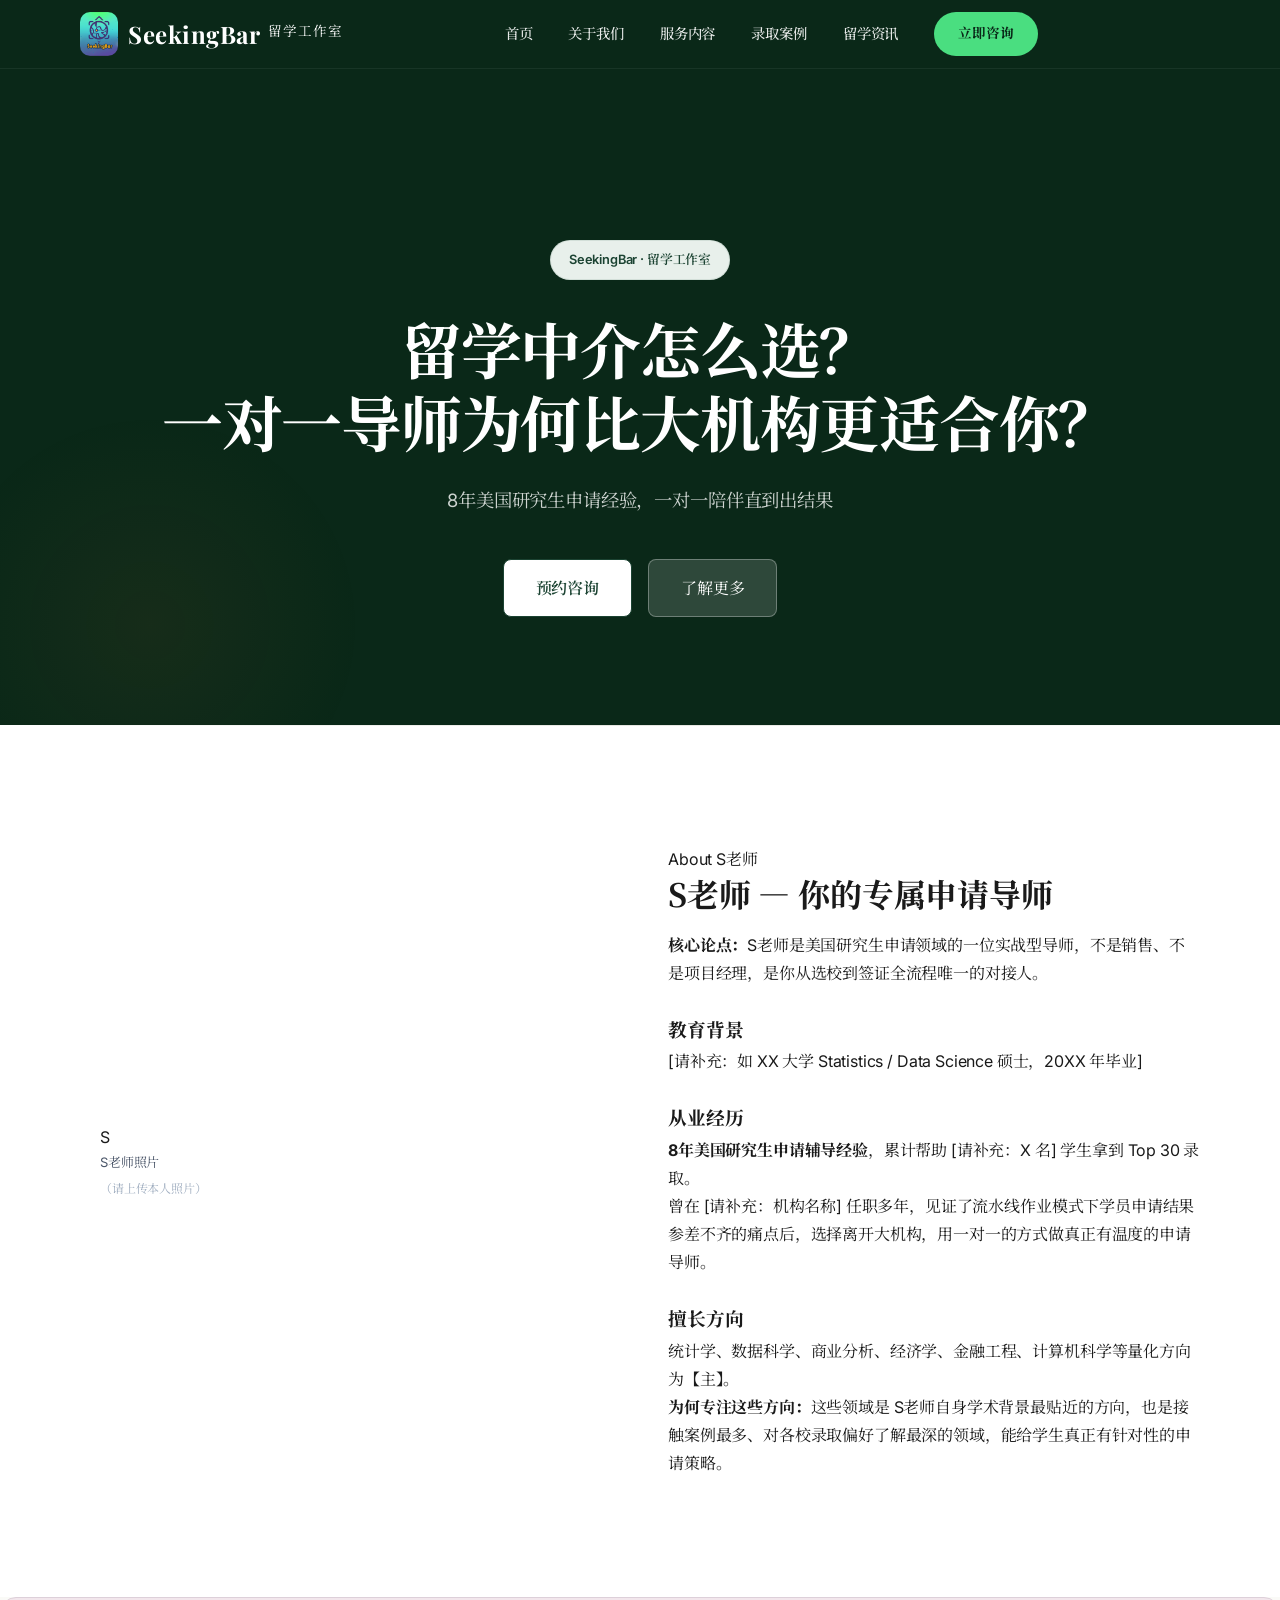
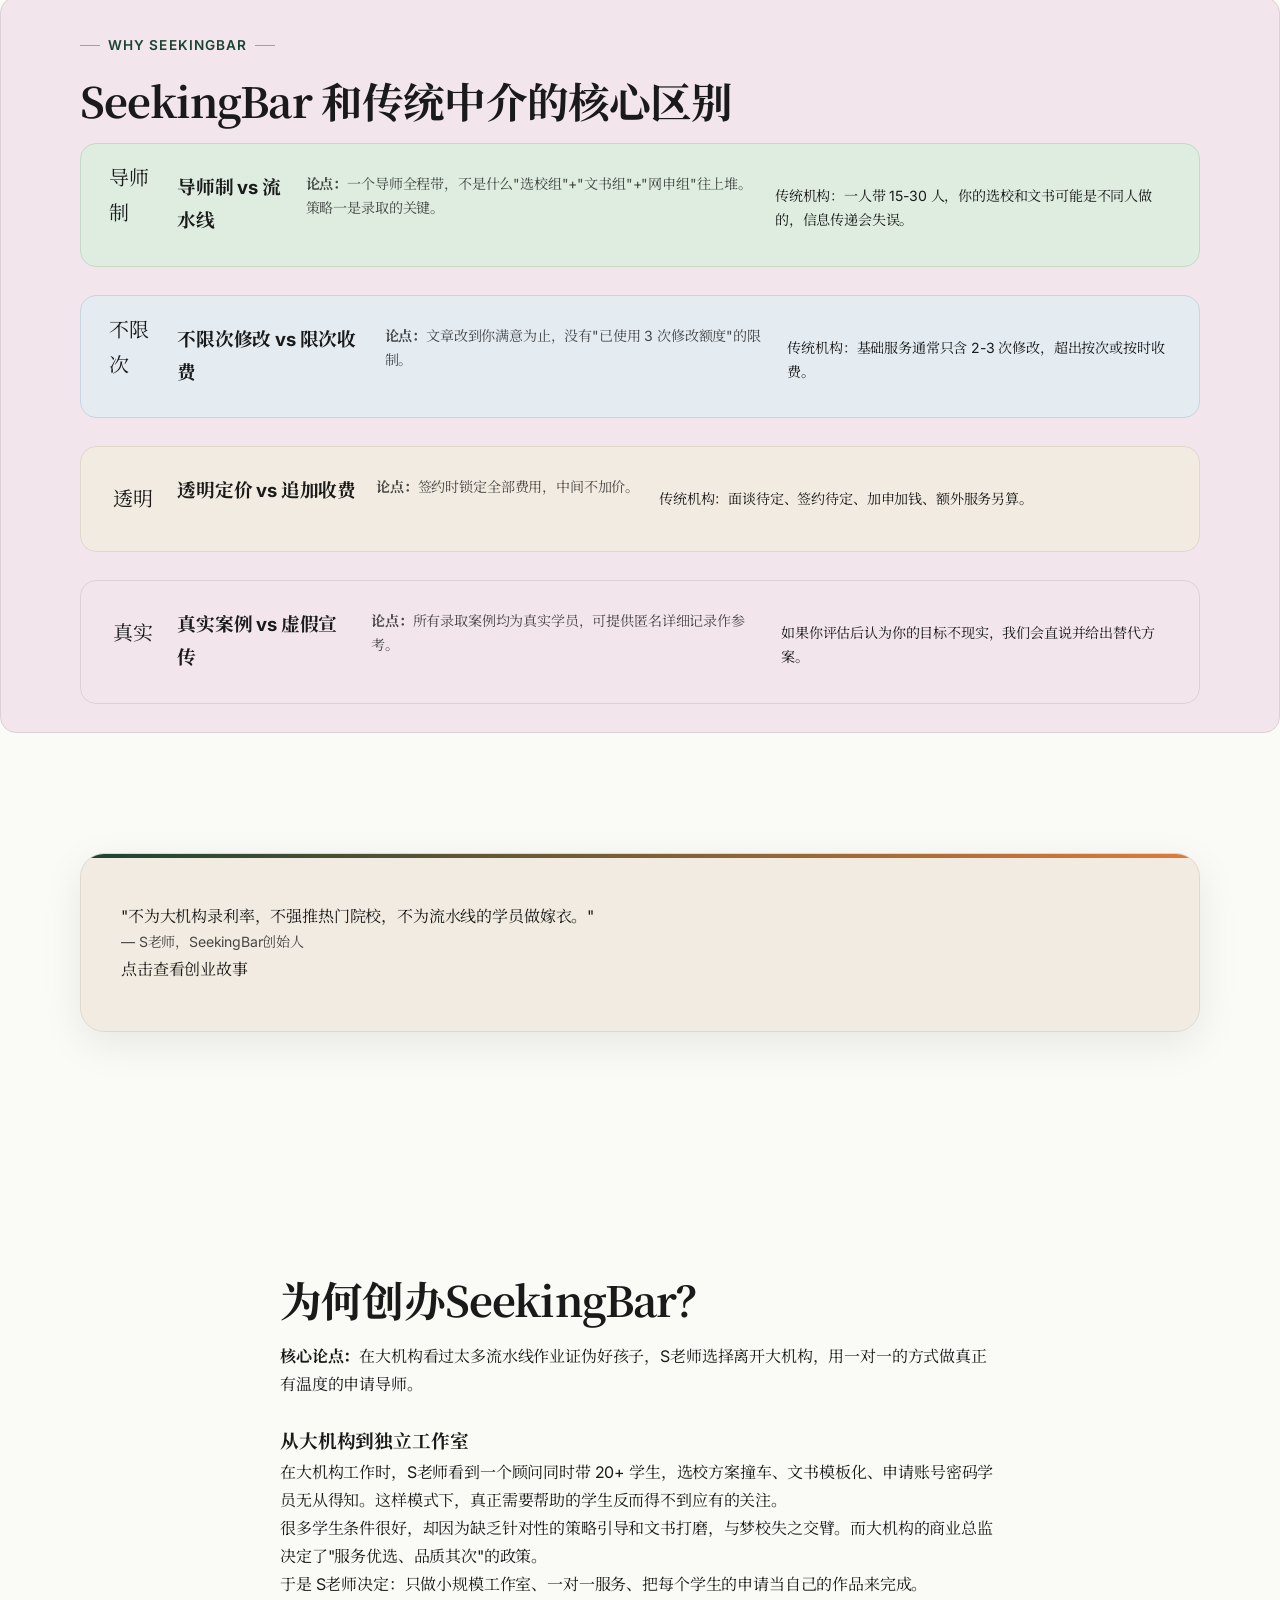
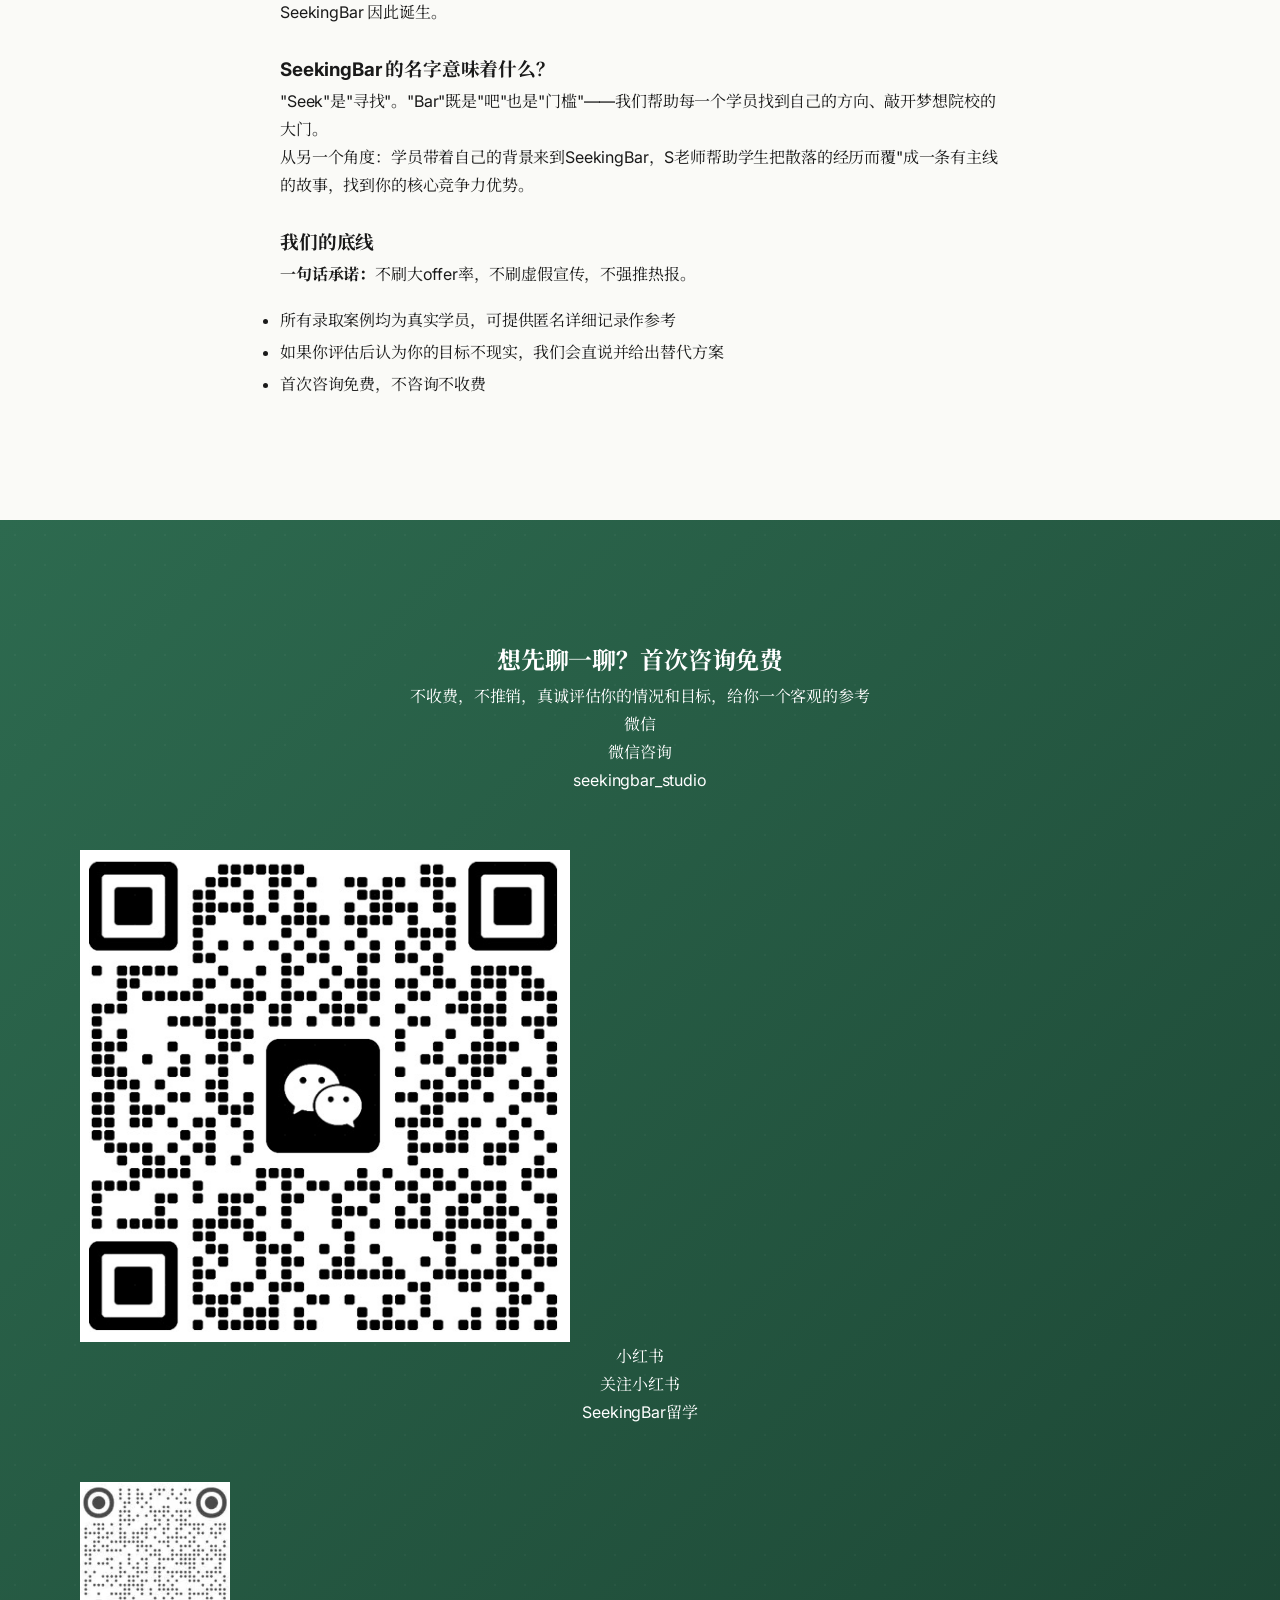
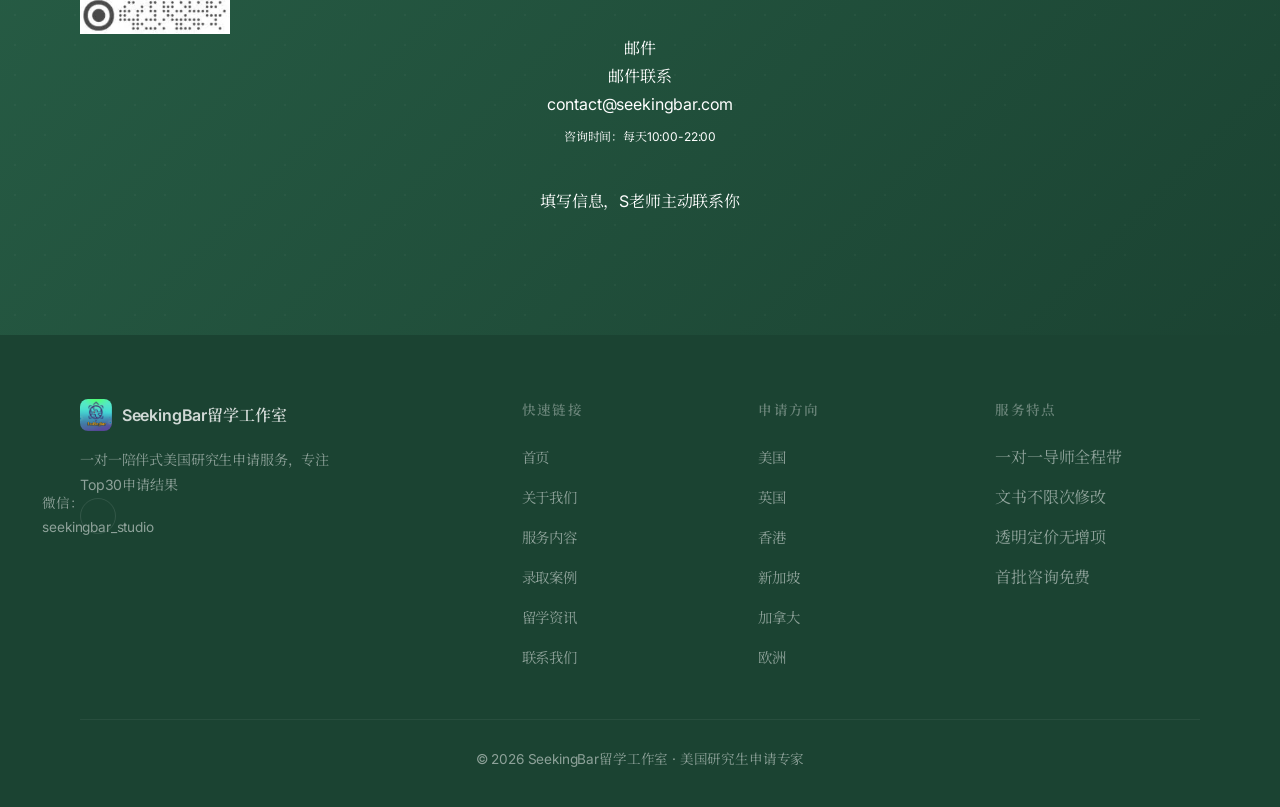
<file: about.html>
<!DOCTYPE html>
<html lang="zh-CN">
<head>
  <meta charset="UTF-8">
  <meta name="viewport" content="width=device-width, initial-scale=1.0">
  <title>关于我们 | SeekingBar留学工作室</title>
  <meta name="description" content="S老师8年美国研究生申请经验，一对一陪伴式服务，透明定价无隐形消费。了解SeekingBar创始人背景和服务理念。">
  <link rel="preconnect" href="https://fonts.googleapis.com">
  <link rel="preconnect" href="https://fonts.gstatic.com" crossorigin>
  <link href="https://fonts.googleapis.com/css2?family=Playfair+Display:ital,wght@0,400;0,600;0,700;1,400&family=Noto+Serif+SC:wght@400;600;700&family=Inter:wght@300;400;500;600&display=swap" rel="stylesheet">
  <link rel="stylesheet" href="style.css">
  <meta property="og:title" content="关于我们 | SeekingBar留学工作室">
  <meta property="og:description" content="S老师8年美国研究生申请经验，一对一陪伴式服务">
</head>
<body>

<!-- 导航栏 (v1深绿风格) -->
<nav class="nav" id="nav">
  <div class="nav-inner">
    <a href="index.html" class="nav-logo">
      <img src="logo/logo.png" alt="SeekingBar">
      <div class="nav-logo-texts">
        <span class="nav-logo-en">SeekingBar</span>
        <span class="nav-logo-cn">留学工作室</span>
      </div>
    </a>
    <ul class="nav-links">
      <li><a href="index.html">首页</a></li>
      <li><a href="about.html">关于我们</a></li>
      <li><a href="services.html">服务内容</a></li>
      <li><a href="cases.html">录取案例</a></li>
      <li><a href="blog.html">留学资讯</a></li>
      <li><a href="contact.html" class="nav-cta">立即咨询</a></li>
    </ul>
  </div>
</nav>


<!-- Hero区域 -->
<section class="hero" style="min-height:55vh;">
  <div class="container" style="padding-top:140px;padding-bottom:60px;text-align:center;">
    <div class="hero-tag">SeekingBar · 留学工作室</div>
    <h1 class="hero-title">留学中介怎么选？<br>一对一导师为何比大机构更适合你？</h1>
    <p class="hero-desc">8年美国研究生申请经验，一对一陪伴直到出结果</p>
    <div style="display:flex;justify-content:center;gap:16px;margin-top:32px;flex-wrap:wrap;">
      <a href="contact.html" class="btn" style="background:#fff;color:#1B4332;border:1.5px solid #1B4332;padding:14px 32px;border-radius:8px;font-weight:600;">预约咨询</a>
      <a href="#about" class="btn" style="background:rgba(255,255,255,.15);color:#fff;border:1.5px solid rgba(255,255,255,.3);padding:14px 32px;border-radius:8px;">了解更多</a>
    </div>
  </div>
</section>

<!-- 关于S老师 -->
<section class="about" id="about">
  <div class="container">
    <div class="about-grid">
      <div >
        <div >
          <div style="padding:20px;">
            <div>S</div>
            <div style="font-size:13px;color:#4A5568;">S老师照片</div>
            <div style="font-size:12px;color:#A0AEC0;margin-top:4px;">（请上传本人照片）</div>
          </div>
        </div>
      </div>
      <div >
        <div >About S老师</div>
        <h2 style="font-family:var(--font-cn);font-size:clamp(1.5rem,3vw,2rem);font-weight:700;color:var(--text);line-height:1.3;margin-bottom:16px;">S老师 — 你的专属申请导师</h2>
        <p ><strong>核心论点：</strong>S老师是美国研究生申请领域的一位实战型导师，不是销售、不是项目经理，是你从选校到签证全流程唯一的对接人。</p>
        <br>
        <h3>教育背景</h3>
        <p>[请补充：如 XX 大学 Statistics / Data Science 硕士，20XX 年毕业]</p>
        <br>
        <h3>从业经历</h3>
        <p><strong>8年美国研究生申请辅导经验</strong>，累计帮助 [请补充：X 名] 学生拿到 Top 30 录取。</p>
        <p>曾在 [请补充：机构名称] 任职多年，见证了流水线作业模式下学员申请结果参差不齐的痛点后，选择离开大机构，用一对一的方式做真正有温度的申请导师。</p>
        <br>
        <h3>擅长方向</h3>
        <p>统计学、数据科学、商业分析、经济学、金融工程、计算机科学等量化方向为【主】。</p>
        <p><strong>为何专注这些方向：</strong>这些领域是 S老师自身学术背景最贴近的方向，也是接触案例最多、对各校录取偏好了解最深的领域，能给学生真正有针对性的申请策略。</p>
      </div>
    </div>
  </div>
</section>

<!-- About特色卡片 (v1四色风格) -->
<section class="about-feat" id="features">
  <div class="container">
    <div >
      <div class="section-tag">Why SeekingBar</div>
      <h2 class="section-title">SeekingBar 和传统中介的核心区别</h2>
    </div>
    <div class="about-features">
      <div class="about-feat">
        <div class="about-feat-icon">导师制</div>
        <h3>导师制 vs 流水线</h3>
        <p><strong>论点：</strong>一个导师全程带，不是什么"选校组"+"文书组"+"网申组"往上堆。策略一是录取的关键。</p>
        <p style="margin-top:12px;color:var(--text-secondary);">传统机构：一人带 15-30 人，你的选校和文书可能是不同人做的，信息传递会失误。</p>
      </div>
      <div class="about-feat">
        <div class="about-feat-icon">不限次</div>
        <h3>不限次修改 vs 限次收费</h3>
        <p><strong>论点：</strong>文章改到你满意为止，没有"已使用 3 次修改额度"的限制。</p>
        <p style="margin-top:12px;color:var(--text-secondary);">传统机构：基础服务通常只含 2-3 次修改，超出按次或按时收费。</p>
      </div>
      <div class="about-feat">
        <div class="about-feat-icon">透明</div>
        <h3>透明定价 vs 追加收费</h3>
        <p><strong>论点：</strong>签约时锁定全部费用，中间不加价。</p>
        <p style="margin-top:12px;color:var(--text-secondary);">传统机构：面谈待定、签约待定、加申加钱、额外服务另算。</p>
      </div>
      <div class="about-feat">
        <div class="about-feat-icon">真实</div>
        <h3>真实案例 vs 虚假宣传</h3>
        <p><strong>论点：</strong>所有录取案例均为真实学员，可提供匿名详细记录作参考。</p>
        <p style="margin-top:12px;color:var(--text-secondary);">如果你评估后认为你的目标不现实，我们会直说并给出替代方案。</p>
      </div>
    </div>
  </div>
</section>

<!-- 名言卡片 (v1风格) -->
<section >
  <div class="container">
    <div class="about-quote-card" onclick="openQuoteModal()">
      <blockquote>
        "不为大机构录利率，不强推热门院校，不为流水线的学员做嫁衣。"
      </blockquote>
      <p class="about-quote-author">— S老师，SeekingBar创始人</p>
      <div >点击查看创业故事</div>
    </div>
  </div>
</section>

<!-- 创业故事 -->
<section >
  <div class="container" style="max-width:800px;">
    <h2 class="section-title">为何创办SeekingBar？</h2>
    <p><strong>核心论点：</strong>在大机构看过太多流水线作业证伪好孩子，S老师选择离开大机构，用一对一的方式做真正有温度的申请导师。</p>
    <br>
    <h3>从大机构到独立工作室</h3>
    <p>在大机构工作时，S老师看到一个顾问同时带 20+ 学生，选校方案撞车、文书模板化、申请账号密码学员无从得知。这样模式下，真正需要帮助的学生反而得不到应有的关注。</p>
    <p>很多学生条件很好，却因为缺乏针对性的策略引导和文书打磨，与梦校失之交臂。而大机构的商业总监决定了"服务优选、品质其次"的政策。</p>
    <p>于是 S老师决定：只做小规模工作室、一对一服务、把每个学生的申请当自己的作品来完成。SeekingBar 因此诞生。</p>
    <br>
    <h3>SeekingBar 的名字意味着什么？</h3>
    <p>"Seek"是"寻找"。"Bar"既是"吧"也是"门槛"——我们帮助每一个学员找到自己的方向、敲开梦想院校的大门。</p>
    <p>从另一个角度：学员带着自己的背景来到SeekingBar，S老师帮助学生把散落的经历而覆"成一条有主线的故事，找到你的核心竞争力优势。</p>
    <br>
    <h3>我们的底线</h3>
    <p><strong>一句话承诺：</strong>不刷大offer率，不刷虚假宣传，不强推热报。</p>
    <ul style="margin-top:16px;line-height:2;color:var(--text-secondary);">
      <li>所有录取案例均为真实学员，可提供匿名详细记录作参考</li>
      <li>如果你评估后认为你的目标不现实，我们会直说并给出替代方案</li>
      <li>首次咨询免费，不咨询不收费</li>
    </ul>
  </div>
</section>

<!-- CTA区域 -->
<section class="cta-section">
  <div class="container">
    <h2>想先聊一聊？首次咨询免费</h2>
    <p>不收费，不推销，真诚评估你的情况和目标，给你一个客观的参考</p>
    <div >
      <div >
        <div >微信</div>
        <div >微信咨询</div>
        <div >seekingbar_studio</div>
        <img src="logo/qrcode-wechat.png" alt="微信二维码" class="cta-qr" onerror="this.style.display='none'">
      </div>
      <div >
        <div >小红书</div>
        <div >关注小红书</div>
        <div >SeekingBar留学</div>
        <img src="logo/qrcode-xiaohongshu.png" alt="小红书二维码" class="cta-qr" onerror="this.style.display='none'">
      </div>
      <div >
        <div >邮件</div>
        <div >邮件联系</div>
        <div >contact@seekingbar.com</div>
        <div  style="font-size:12px;margin-top:8px;">咨询时间：每天10:00-22:00</div>
      </div>
    </div>
    <div style="text-align:center;margin-top:40px;">
      <a href="contact.html" class="btn btn-cta">填写信息，S老师主动联系你</a>
    </div>
  </div>
</section>

<!-- Footer (v1深绿4栏风格) -->
<footer class="footer">
  <div class="container">
    <div class="footer-grid">
      <div>
        <div class="footer-brand"><img src="logo/logo.png" alt="SeekingBar"><span>SeekingBar留学工作室</span></div>
        <p class="footer-desc">一对一陪伴式美国研究生申请服务，专注Top30申请结果</p>
        <div class="footer-socials">
          <a href="contact.html">微信：seekingbar_studio</a>
        </div>
      </div>
      <div class="footer-col">
        <h5>快速链接</h5>
        <ul>
          <li><a href="index.html">首页</a></li>
          <li><a href="about.html">关于我们</a></li>
          <li><a href="services.html">服务内容</a></li>
          <li><a href="cases.html">录取案例</a></li>
          <li><a href="blog.html">留学资讯</a></li>
          <li><a href="contact.html">联系我们</a></li>
        </ul>
      </div>
      <div class="footer-col">
        <h5>申请方向</h5>
        <ul>
          <li><a href="cases.html">美国</a></li>
          <li><a href="cases.html">英国</a></li>
          <li><a href="cases.html">香港</a></li>
          <li><a href="cases.html">新加坡</a></li>
          <li><a href="cases.html">加拿大</a></li>
          <li><a href="cases.html">欧洲</a></li>
        </ul>
      </div>
      <div class="footer-col">
        <h5>服务特点</h5>
        <ul>
          <li>一对一导师全程带</li>
          <li>文书不限次修改</li>
          <li>透明定价无增项</li>
          <li>首批咨询免费</li>
        </ul>
      </div>
    </div>
    <div class="footer-bottom">
      <p>&copy; 2026 SeekingBar留学工作室 · 美国研究生申请专家</p>
    </div>
  </div>
</footer>


<!-- 名言弹窗 -->
<div class="modal-overlay" id="quoteModal" onclick="if(event.target===this)closeModal('quote')">
  <div class="modal">
    <button class="modal-close" onclick="closeModal('quote')">&times;</button>
    <div class="modal-header" style="background:linear-gradient(135deg,#1B4332,#2D6A4F);color:#fff;padding:24px;border-radius:16px 16px 0 0;">
      <h3>S老师创业故事</h3>
    </div>
    <div class="modal-body" style="padding:32px;line-height:1.8;">
      <p>在大机构工作时，我看到顾问一人带20+学生，选校方案撞车、文书模板化——真正需要帮助的学生反而得不到应有的关注。</p>
      <br>
      <p>于是我决定：只做小规模工作室，一对一服务，把每个学生的申请当自己的作品来完成。</p>
      <br>
      <p>"Seek"是寻找，"Bar"既是"吧"也是"门槛"——帮助每个学员找到方向，敲开梦想院校的大门。</p>
      <br>
      <p><strong>底线：</strong>不刷大offer率，不刷虚假宣传，不强推热门。</p>
    </div>
  </div>
</div>

<script>
function openQuoteModal(){document.getElementById('quoteModal').style.display='flex'}
function closeModal(id){document.getElementById(id+'Modal').style.display='none'}
document.addEventListener('keydown',function(e){if(e.key==='Escape'){document.querySelectorAll('.modal-overlay').forEach(m=>m.style.display='none')}});

// Mobile nav toggle
document.querySelector('.nav-mobile-toggle')?.addEventListener('click',function(){
  document.querySelector('.nav-links')?.classList.toggle('active');
});
</script>

</body>
</html>
</file>
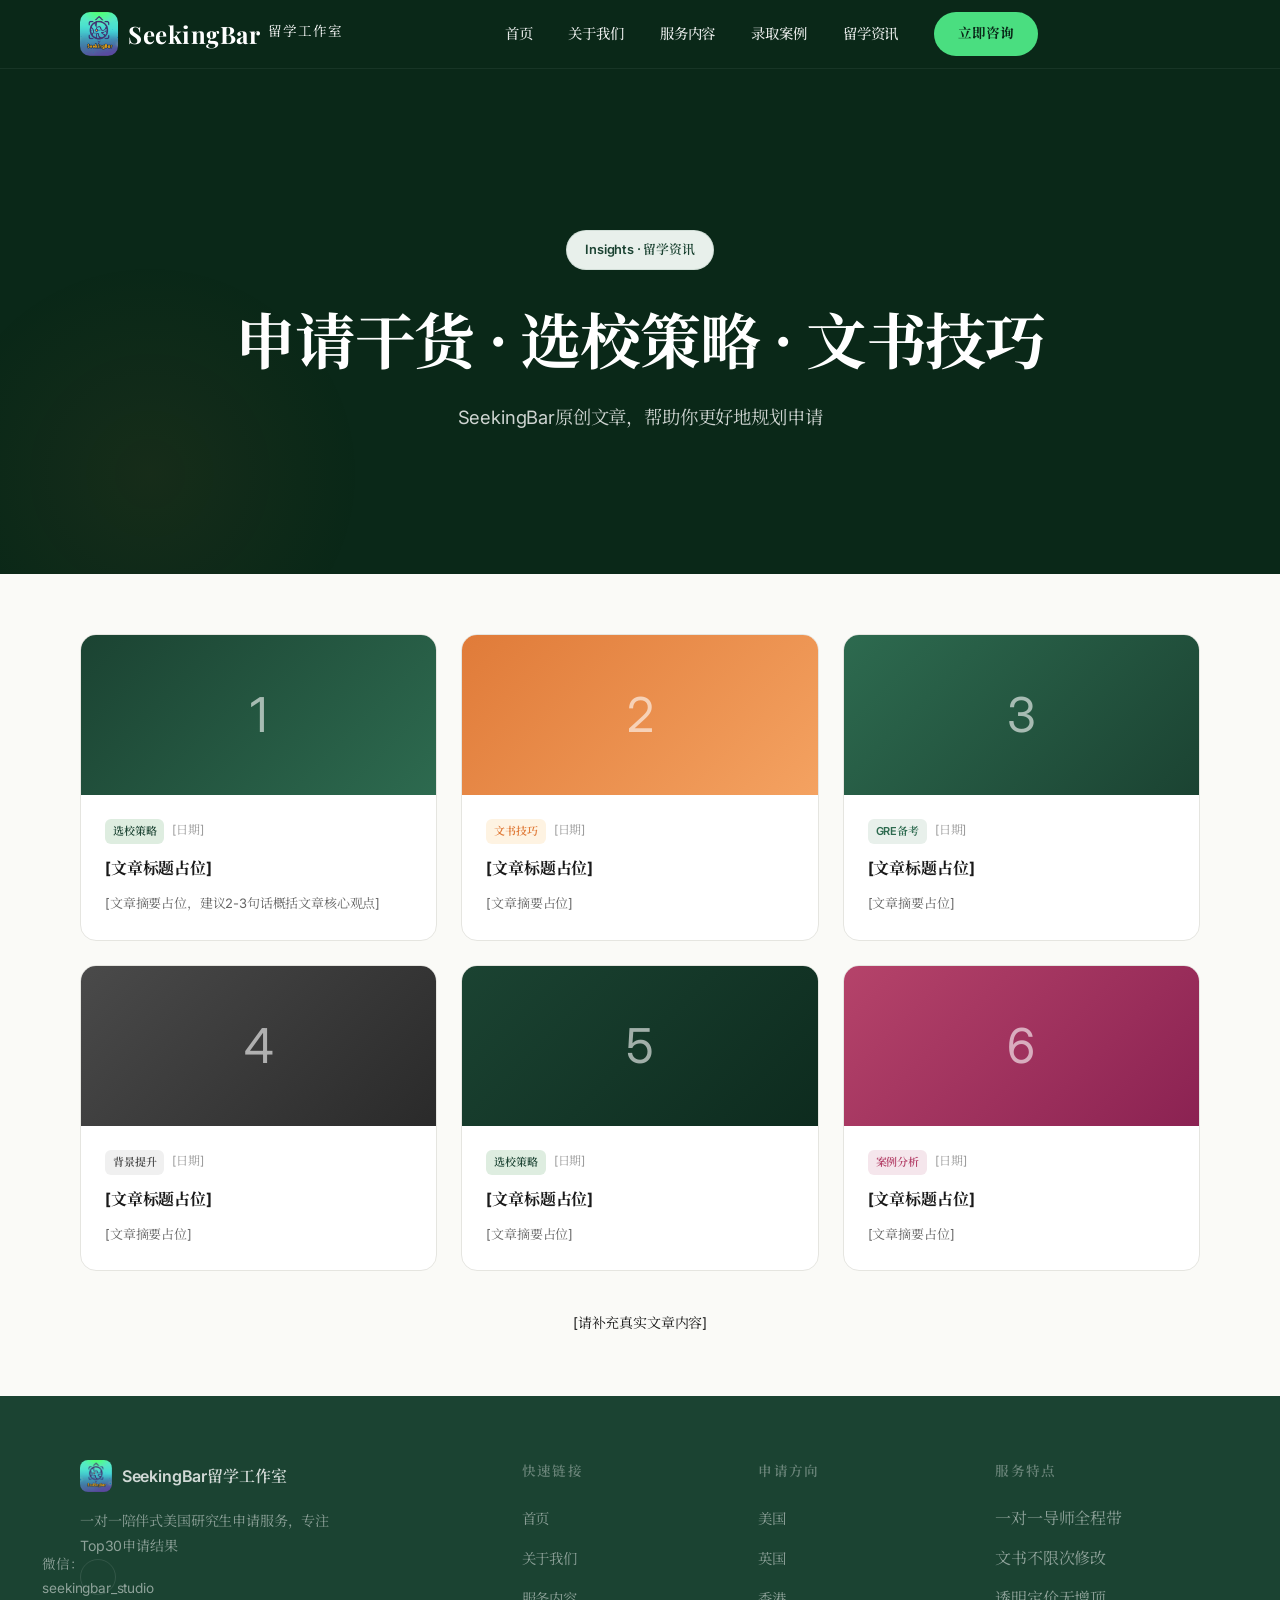
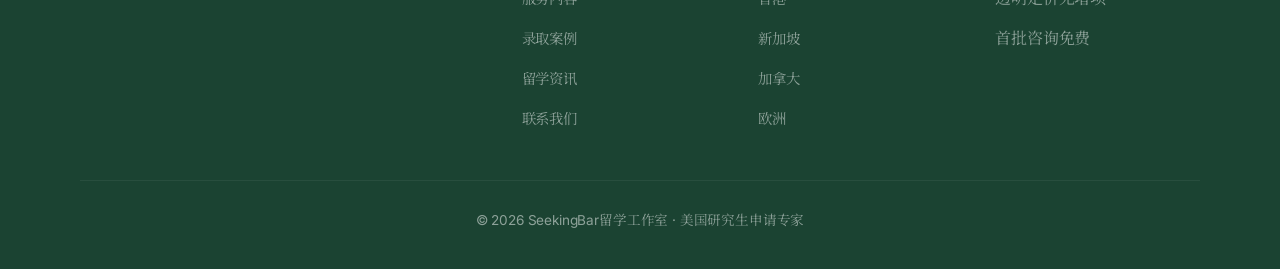
<file: blog.html>
<!DOCTYPE html>
<html lang="zh-CN">
<head>
  <meta charset="UTF-8">
  <meta name="viewport" content="width=device-width, initial-scale=1.0">
  <title>留学资讯 | SeekingBar留学工作室</title>
  <meta name="description" content="美国研究生申请干货：选校策略、文书技巧、GRE备考、背景提升。SeekingBar留学工作室原创文章。">
  <link rel="preconnect" href="https://fonts.googleapis.com">
  <link rel="preconnect" href="https://fonts.gstatic.com" crossorigin>
  <link href="https://fonts.googleapis.com/css2?family=Playfair+Display:ital,wght@0,400;0,600;0,700;1,400&family=Noto+Serif+SC:wght@400;600;700&family=Inter:wght@300;400;500;600&display=swap" rel="stylesheet">
  <link rel="stylesheet" href="style.css">
</head>
<body>

<nav class="nav" id="nav">
  <div class="nav-inner">
    <a href="index.html" class="nav-logo">
      <img src="logo/logo.png" alt="SeekingBar">
      <div class="nav-logo-texts">
        <span class="nav-logo-en">SeekingBar</span>
        <span class="nav-logo-cn">留学工作室</span>
      </div>
    </a>
    <ul class="nav-links">
      <li><a href="index.html">首页</a></li>
      <li><a href="about.html">关于我们</a></li>
      <li><a href="services.html">服务内容</a></li>
      <li><a href="cases.html">录取案例</a></li>
      <li><a href="blog.html">留学资讯</a></li>
      <li><a href="contact.html" class="nav-cta">立即咨询</a></li>
    </ul>
  </div>
</nav>


<section class="hero" style="min-height:50vh;">
  <div class="container" style="padding-top:130px;padding-bottom:50px;text-align:center;">
    <div class="hero-tag">Insights · 留学资讯</div>
    <h1 class="hero-title">申请干货 · 选校策略 · 文书技巧</h1>
    <p class="hero-desc">SeekingBar原创文章，帮助你更好地规划申请</p>
  </div>
</section>

<section style="padding:60px 0;">
  <div class="container">
    <div style="display:grid;grid-template-columns:repeat(3,1fr);gap:24px;">
      <article style="background:#fff;border:1.5px solid #e5e5e0;border-radius:16px;overflow:hidden;transition:all .3s;">
        <div style="height:160px;background:linear-gradient(135deg,#1B4332,#2D6A4F);display:flex;align-items:center;justify-content:center;color:rgba(255,255,255,.6);font-size:48px;">1</div>
        <div style="padding:24px;">
          <div style="display:flex;gap:8px;margin-bottom:12px;flex-wrap:wrap;">
            <span style="background:#deede0;color:#1B4332;padding:3px 8px;border-radius:6px;font-size:11px;font-weight:600;">选校策略</span>
            <span style="color:#999;font-size:12px;">[日期]</span>
          </div>
          <h3 style="font-size:16px;margin-bottom:12px;line-height:1.5;">[文章标题占位]</h3>
          <p style="font-size:13px;color:#666;line-height:1.8;">[文章摘要占位，建议2-3句话概括文章核心观点]</p>
        </div>
      </article>

      <article style="background:#fff;border:1.5px solid #e5e5e0;border-radius:16px;overflow:hidden;transition:all .3s;">
        <div style="height:160px;background:linear-gradient(135deg,#E07B39,#F4A261);display:flex;align-items:center;justify-content:center;color:rgba(255,255,255,.6);font-size:48px;">2</div>
        <div style="padding:24px;">
          <div style="display:flex;gap:8px;margin-bottom:12px;flex-wrap:wrap;">
            <span style="background:#fef3e2;color:#E07B39;padding:3px 8px;border-radius:6px;font-size:11px;font-weight:600;">文书技巧</span>
            <span style="color:#999;font-size:12px;">[日期]</span>
          </div>
          <h3 style="font-size:16px;margin-bottom:12px;line-height:1.5;">[文章标题占位]</h3>
          <p style="font-size:13px;color:#666;line-height:1.8;">[文章摘要占位]</p>
        </div>
      </article>

      <article style="background:#fff;border:1.5px solid #e5e5e0;border-radius:16px;overflow:hidden;transition:all .3s;">
        <div style="height:160px;background:linear-gradient(135deg,#2D6A4F,#1B4332);display:flex;align-items:center;justify-content:center;color:rgba(255,255,255,.6);font-size:48px;">3</div>
        <div style="padding:24px;">
          <div style="display:flex;gap:8px;margin-bottom:12px;flex-wrap:wrap;">
            <span style="background:#e8f0eb;color:#2D6A4F;padding:3px 8px;border-radius:6px;font-size:11px;font-weight:600;">GRE备考</span>
            <span style="color:#999;font-size:12px;">[日期]</span>
          </div>
          <h3 style="font-size:16px;margin-bottom:12px;line-height:1.5;">[文章标题占位]</h3>
          <p style="font-size:13px;color:#666;line-height:1.8;">[文章摘要占位]</p>
        </div>
      </article>

      <article style="background:#fff;border:1.5px solid #e5e5e0;border-radius:16px;overflow:hidden;transition:all .3s;">
        <div style="height:160px;background:linear-gradient(135deg,#4A4A4A,#2A2A2A);display:flex;align-items:center;justify-content:center;color:rgba(255,255,255,.6);font-size:48px;">4</div>
        <div style="padding:24px;">
          <div style="display:flex;gap:8px;margin-bottom:12px;flex-wrap:wrap;">
            <span style="background:#f0f0f0;color:#4A4A4A;padding:3px 8px;border-radius:6px;font-size:11px;font-weight:600;">背景提升</span>
            <span style="color:#999;font-size:12px;">[日期]</span>
          </div>
          <h3 style="font-size:16px;margin-bottom:12px;line-height:1.5;">[文章标题占位]</h3>
          <p style="font-size:13px;color:#666;line-height:1.8;">[文章摘要占位]</p>
        </div>
      </article>

      <article style="background:#fff;border:1.5px solid #e5e5e0;border-radius:16px;overflow:hidden;transition:all .3s;">
        <div style="height:160px;background:linear-gradient(135deg,#1B4332,#0D2B1E);display:flex;align-items:center;justify-content:center;color:rgba(255,255,255,.6);font-size:48px;">5</div>
        <div style="padding:24px;">
          <div style="display:flex;gap:8px;margin-bottom:12px;flex-wrap:wrap;">
            <span style="background:#deede0;color:#1B4332;padding:3px 8px;border-radius:6px;font-size:11px;font-weight:600;">选校策略</span>
            <span style="color:#999;font-size:12px;">[日期]</span>
          </div>
          <h3 style="font-size:16px;margin-bottom:12px;line-height:1.5;">[文章标题占位]</h3>
          <p style="font-size:13px;color:#666;line-height:1.8;">[文章摘要占位]</p>
        </div>
      </article>

      <article style="background:#fff;border:1.5px solid #e5e5e0;border-radius:16px;overflow:hidden;transition:all .3s;">
        <div style="height:160px;background:linear-gradient(135deg,#b5436a,#8B2252);display:flex;align-items:center;justify-content:center;color:rgba(255,255,255,.6);font-size:48px;">6</div>
        <div style="padding:24px;">
          <div style="display:flex;gap:8px;margin-bottom:12px;flex-wrap:wrap;">
            <span style="background:#f5e6ec;color:#b5436a;padding:3px 8px;border-radius:6px;font-size:11px;font-weight:600;">案例分析</span>
            <span style="color:#999;font-size:12px;">[日期]</span>
          </div>
          <h3 style="font-size:16px;margin-bottom:12px;line-height:1.5;">[文章标题占位]</h3>
          <p style="font-size:13px;color:#666;line-height:1.8;">[文章摘要占位]</p>
        </div>
      </article>
    </div>
    <p style="text-align:center;color:var(--text-secondary);margin-top:40px;font-size:14px;">[请补充真实文章内容]</p>
  </div>
</section>

<footer class="footer">
  <div class="container">
    <div class="footer-grid">
      <div>
        <div class="footer-brand"><img src="logo/logo.png" alt="SeekingBar"><span>SeekingBar留学工作室</span></div>
        <p class="footer-desc">一对一陪伴式美国研究生申请服务，专注Top30申请结果</p>
        <div class="footer-socials">
          <a href="contact.html">微信：seekingbar_studio</a>
        </div>
      </div>
      <div class="footer-col">
        <h5>快速链接</h5>
        <ul>
          <li><a href="index.html">首页</a></li>
          <li><a href="about.html">关于我们</a></li>
          <li><a href="services.html">服务内容</a></li>
          <li><a href="cases.html">录取案例</a></li>
          <li><a href="blog.html">留学资讯</a></li>
          <li><a href="contact.html">联系我们</a></li>
        </ul>
      </div>
      <div class="footer-col">
        <h5>申请方向</h5>
        <ul>
          <li><a href="cases.html">美国</a></li>
          <li><a href="cases.html">英国</a></li>
          <li><a href="cases.html">香港</a></li>
          <li><a href="cases.html">新加坡</a></li>
          <li><a href="cases.html">加拿大</a></li>
          <li><a href="cases.html">欧洲</a></li>
        </ul>
      </div>
      <div class="footer-col">
        <h5>服务特点</h5>
        <ul>
          <li>一对一导师全程带</li>
          <li>文书不限次修改</li>
          <li>透明定价无增项</li>
          <li>首批咨询免费</li>
        </ul>
      </div>
    </div>
    <div class="footer-bottom">
      <p>&copy; 2026 SeekingBar留学工作室 · 美国研究生申请专家</p>
    </div>
  </div>
</footer>


<script>
document.querySelector('.nav-mobile-toggle')?.addEventListener('click',function(){
  document.querySelector('.nav-links')?.classList.toggle('active');
});
</script>
</body>
</html>
</file>
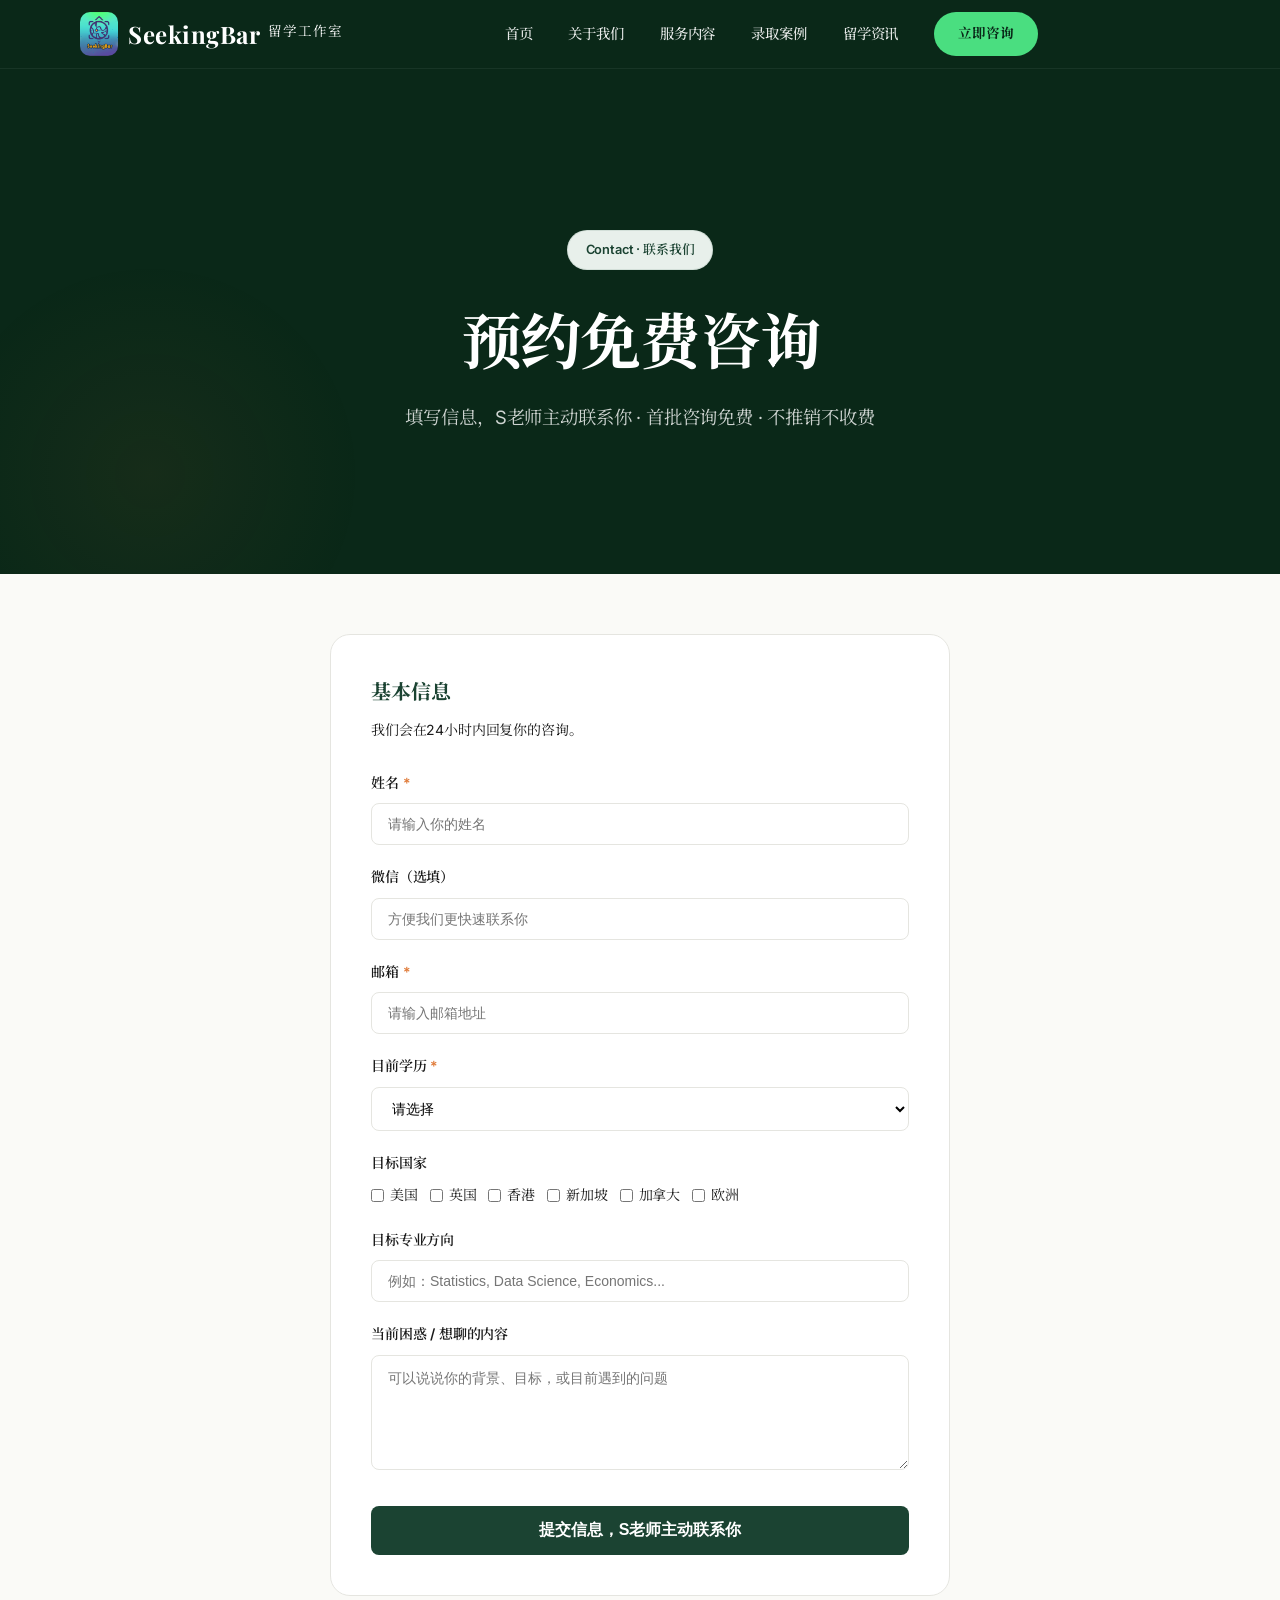
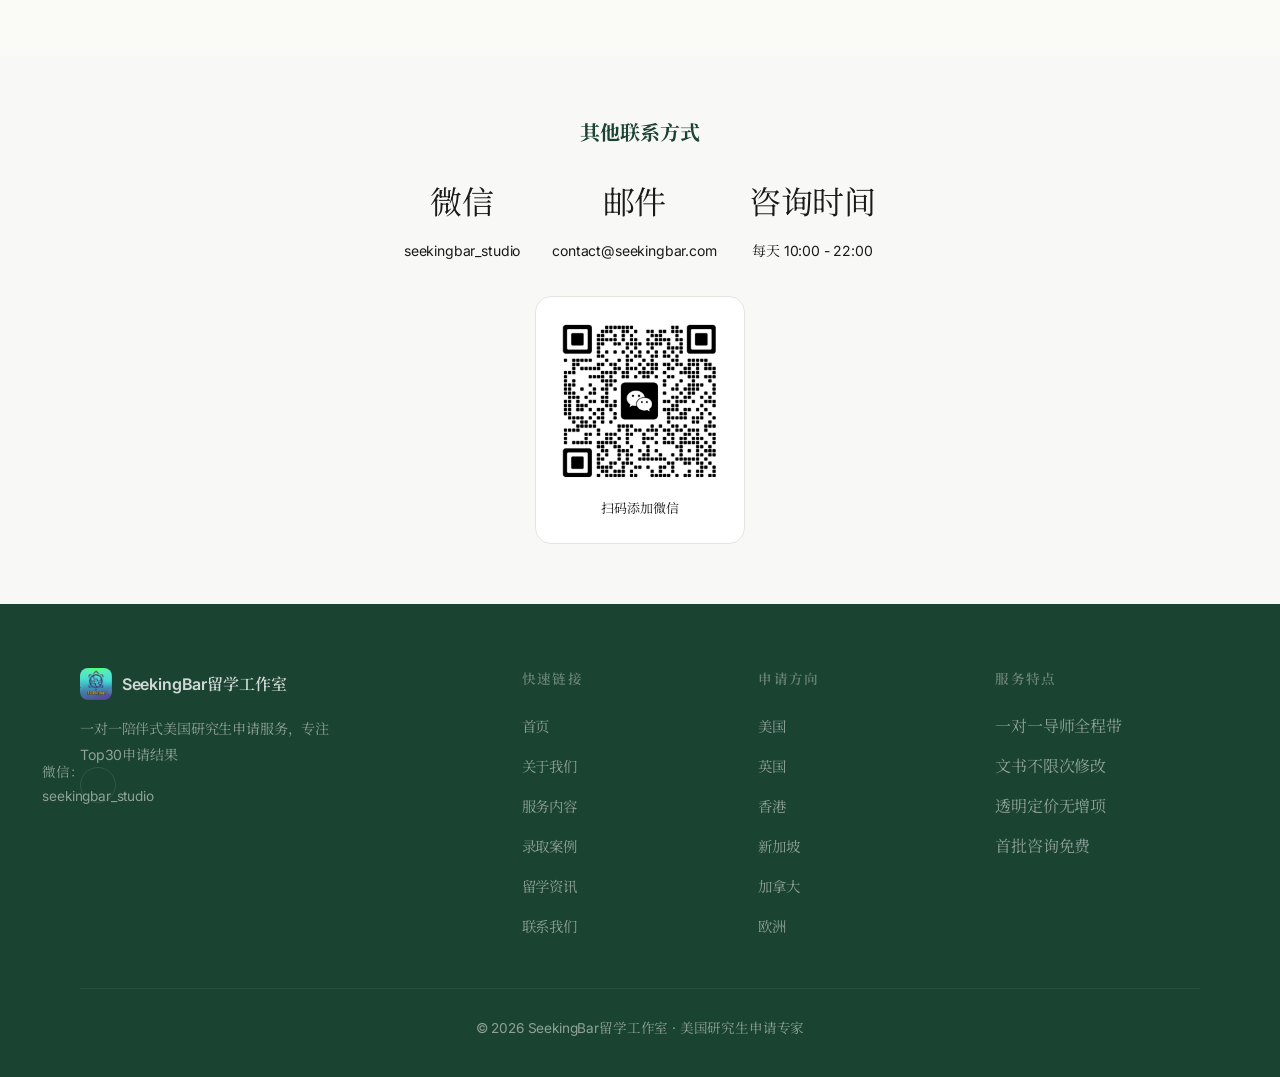
<file: contact.html>
<!DOCTYPE html>
<html lang="zh-CN">
<head>
  <meta charset="UTF-8">
  <meta name="viewport" content="width=device-width, initial-scale=1.0">
  <title>联系我们 | SeekingBar留学工作室</title>
  <meta name="description" content="预约SeekingBar S老师免费咨询：美国研究生申请、文书修改、选校策略。微信/邮件联系，回复快速。">
  <link rel="preconnect" href="https://fonts.googleapis.com">
  <link rel="preconnect" href="https://fonts.gstatic.com" crossorigin>
  <link href="https://fonts.googleapis.com/css2?family=Playfair+Display:ital,wght@0,400;0,600;0,700;1,400&family=Noto+Serif+SC:wght@400;600;700&family=Inter:wght@300;400;500;600&display=swap" rel="stylesheet">
  <link rel="stylesheet" href="style.css">
</head>
<body>

<nav class="nav" id="nav">
  <div class="nav-inner">
    <a href="index.html" class="nav-logo">
      <img src="logo/logo.png" alt="SeekingBar">
      <div class="nav-logo-texts">
        <span class="nav-logo-en">SeekingBar</span>
        <span class="nav-logo-cn">留学工作室</span>
      </div>
    </a>
    <ul class="nav-links">
      <li><a href="index.html">首页</a></li>
      <li><a href="about.html">关于我们</a></li>
      <li><a href="services.html">服务内容</a></li>
      <li><a href="cases.html">录取案例</a></li>
      <li><a href="blog.html">留学资讯</a></li>
      <li><a href="contact.html" class="nav-cta">立即咨询</a></li>
    </ul>
  </div>
</nav>


<section class="hero" style="min-height:50vh;">
  <div class="container" style="padding-top:130px;padding-bottom:50px;text-align:center;">
    <div class="hero-tag">Contact · 联系我们</div>
    <h1 class="hero-title">预约免费咨询</h1>
    <p class="hero-desc">填写信息，S老师主动联系你 · 首批咨询免费 · 不推销不收费</p>
  </div>
</section>

<section id="eval" style="padding:60px 0;">
  <div class="container" style="max-width:700px;">
    <div style="background:#fff;border:1.5px solid #e5e5e0;border-radius:20px;padding:40px;">
      <h2 style="font-size:20px;font-weight:700;margin-bottom:8px;color:var(--navy);">基本信息</h2>
      <p style="color:var(--text-secondary);font-size:14px;margin-bottom:28px;">我们会在24小时内回复你的咨询。</p>
      <form onsubmit="handleSubmit(event)">
        <div style="margin-bottom:20px;">
          <label style="display:block;font-weight:600;margin-bottom:8px;font-size:14px;">姓名 <span style="color:#E07B39;">*</span></label>
          <input type="text" name="name" required placeholder="请输入你的姓名" style="width:100%;padding:12px 16px;border:1.5px solid #e5e5e0;border-radius:8px;font-size:14px;outline:none;transition:border-color .3s;" onfocus="this.style.borderColor='#1B4332'" onblur="this.style.borderColor='#e5e5e0'">
        </div>
        <div style="margin-bottom:20px;">
          <label style="display:block;font-weight:600;margin-bottom:8px;font-size:14px;">微信（选填）</label>
          <input type="text" name="wechat" placeholder="方便我们更快速联系你" style="width:100%;padding:12px 16px;border:1.5px solid #e5e5e0;border-radius:8px;font-size:14px;outline:none;transition:border-color .3s;" onfocus="this.style.borderColor='#1B4332'" onblur="this.style.borderColor='#e5e5e0'">
        </div>
        <div style="margin-bottom:20px;">
          <label style="display:block;font-weight:600;margin-bottom:8px;font-size:14px;">邮箱 <span style="color:#E07B39;">*</span></label>
          <input type="email" name="email" required placeholder="请输入邮箱地址" style="width:100%;padding:12px 16px;border:1.5px solid #e5e5e0;border-radius:8px;font-size:14px;outline:none;transition:border-color .3s;" onfocus="this.style.borderColor='#1B4332'" onblur="this.style.borderColor='#e5e5e0'">
        </div>
        <div style="margin-bottom:20px;">
          <label style="display:block;font-weight:600;margin-bottom:8px;font-size:14px;">目前学历 <span style="color:#E07B39;">*</span></label>
          <select name="degree" required style="width:100%;padding:12px 16px;border:1.5px solid #e5e5e0;border-radius:8px;font-size:14px;outline:none;transition:border-color .3s;background:#fff;" onfocus="this.style.borderColor='#1B4332'" onblur="this.style.borderColor='#e5e5e0'">
            <option value="">请选择</option>
            <option>本科在读</option>
            <option>本科已毕业</option>
            <option>硕士在读</option>
            <option>硕士已毕业</option>
          </select>
        </div>
        <div style="margin-bottom:20px;">
          <label style="display:block;font-weight:600;margin-bottom:8px;font-size:14px;">目标国家</label>
          <div style="display:flex;gap:12px;flex-wrap:wrap;">
            <label style="display:flex;align-items:center;gap:6px;cursor:pointer;font-size:14px;"><input type="checkbox" name="country" value="美国"> 美国</label>
            <label style="display:flex;align-items:center;gap:6px;cursor:pointer;font-size:14px;"><input type="checkbox" name="country" value="英国"> 英国</label>
            <label style="display:flex;align-items:center;gap:6px;cursor:pointer;font-size:14px;"><input type="checkbox" name="country" value="香港"> 香港</label>
            <label style="display:flex;align-items:center;gap:6px;cursor:pointer;font-size:14px;"><input type="checkbox" name="country" value="新加坡"> 新加坡</label>
            <label style="display:flex;align-items:center;gap:6px;cursor:pointer;font-size:14px;"><input type="checkbox" name="country" value="加拿大"> 加拿大</label>
            <label style="display:flex;align-items:center;gap:6px;cursor:pointer;font-size:14px;"><input type="checkbox" name="country" value="欧洲"> 欧洲</label>
          </div>
        </div>
        <div style="margin-bottom:20px;">
          <label style="display:block;font-weight:600;margin-bottom:8px;font-size:14px;">目标专业方向</label>
          <input type="text" name="major" placeholder="例如：Statistics, Data Science, Economics..." style="width:100%;padding:12px 16px;border:1.5px solid #e5e5e0;border-radius:8px;font-size:14px;outline:none;transition:border-color .3s;" onfocus="this.style.borderColor='#1B4332'" onblur="this.style.borderColor='#e5e5e0'">
        </div>
        <div style="margin-bottom:28px;">
          <label style="display:block;font-weight:600;margin-bottom:8px;font-size:14px;">当前困惑 / 想聊的内容</label>
          <textarea name="message" rows="4" placeholder="可以说说你的背景、目标，或目前遇到的问题" style="width:100%;padding:12px 16px;border:1.5px solid #e5e5e0;border-radius:8px;font-size:14px;outline:none;resize:vertical;line-height:1.6;transition:border-color .3s;" onfocus="this.style.borderColor='#1B4332'" onblur="this.style.borderColor='#e5e5e0'"></textarea>
        </div>
        <button type="submit" style="width:100%;padding:14px;background:var(--navy);color:#fff;border:none;border-radius:8px;font-size:16px;font-weight:600;cursor:pointer;transition:background .3s;" onmouseenter="this.style.background='#2D6A4F'" onmouseleave="this.style.background='#1B4332'">提交信息，S老师主动联系你</button>
      </form>
    </div>
  </div>
</section>

<!-- 联系信息 -->
<section style="padding:60px 0;background:#f8f8f6;">
  <div class="container" style="max-width:700px;text-align:center;">
    <h2 style="font-size:20px;font-weight:700;margin-bottom:24px;color:var(--navy);">其他联系方式</h2>
    <div style="display:flex;justify-content:center;gap:32px;flex-wrap:wrap;margin-bottom:32px;">
      <div style="text-align:center;">
        <div style="font-size:32px;margin-bottom:8px;">微信</div>
        <div style="font-size:14px;color:var(--text-secondary);">seekingbar_studio</div>
      </div>
      <div style="text-align:center;">
        <div style="font-size:32px;margin-bottom:8px;">邮件</div>
        <div style="font-size:14px;color:var(--text-secondary);">contact@seekingbar.com</div>
      </div>
      <div style="text-align:center;">
        <div style="font-size:32px;margin-bottom:8px;">咨询时间</div>
        <div style="font-size:14px;color:var(--text-secondary);">每天 10:00 - 22:00</div>
      </div>
    </div>
    <div style="background:#fff;border:1.5px solid #e5e5e0;border-radius:16px;padding:24px;display:inline-block;">
      <img src="logo/qrcode-wechat.png" alt="微信二维码" style="width:160px;height:160px;object-fit:contain;" onerror="this.outerHTML='<div style=\'width:160px;height:160px;background:#f0f0f0;display:flex;align-items:center;justify-content:center;color:#999;font-size:13px;\'>微信二维码<br>seekingbar_studio</div>'">
      <p style="margin-top:8px;font-size:13px;color:var(--text-secondary);">扫码添加微信</p>
    </div>
  </div>
</section>

<footer class="footer">
  <div class="container">
    <div class="footer-grid">
      <div>
        <div class="footer-brand"><img src="logo/logo.png" alt="SeekingBar"><span>SeekingBar留学工作室</span></div>
        <p class="footer-desc">一对一陪伴式美国研究生申请服务，专注Top30申请结果</p>
        <div class="footer-socials">
          <a href="contact.html">微信：seekingbar_studio</a>
        </div>
      </div>
      <div class="footer-col">
        <h5>快速链接</h5>
        <ul>
          <li><a href="index.html">首页</a></li>
          <li><a href="about.html">关于我们</a></li>
          <li><a href="services.html">服务内容</a></li>
          <li><a href="cases.html">录取案例</a></li>
          <li><a href="blog.html">留学资讯</a></li>
          <li><a href="contact.html">联系我们</a></li>
        </ul>
      </div>
      <div class="footer-col">
        <h5>申请方向</h5>
        <ul>
          <li><a href="cases.html">美国</a></li>
          <li><a href="cases.html">英国</a></li>
          <li><a href="cases.html">香港</a></li>
          <li><a href="cases.html">新加坡</a></li>
          <li><a href="cases.html">加拿大</a></li>
          <li><a href="cases.html">欧洲</a></li>
        </ul>
      </div>
      <div class="footer-col">
        <h5>服务特点</h5>
        <ul>
          <li>一对一导师全程带</li>
          <li>文书不限次修改</li>
          <li>透明定价无增项</li>
          <li>首批咨询免费</li>
        </ul>
      </div>
    </div>
    <div class="footer-bottom">
      <p>&copy; 2026 SeekingBar留学工作室 · 美国研究生申请专家</p>
    </div>
  </div>
</footer>


<div id="toast" style="display:none;position:fixed;bottom:24px;left:50%;transform:translateX(-50%);background:#1B4332;color:#fff;padding:14px 24px;border-radius:8px;font-size:14px;font-weight:500;z-index:9999;">已收到，我们会尽快联系你！</div>

<script>
function handleSubmit(e){
  e.preventDefault();
  document.getElementById('toast').style.display='block';
  setTimeout(function(){document.getElementById('toast').style.display='none';e.target.reset()},3000);
}
document.querySelector('.nav-mobile-toggle')?.addEventListener('click',function(){
  document.querySelector('.nav-links')?.classList.toggle('active');
});
</script>
</body>
</html>
</file>
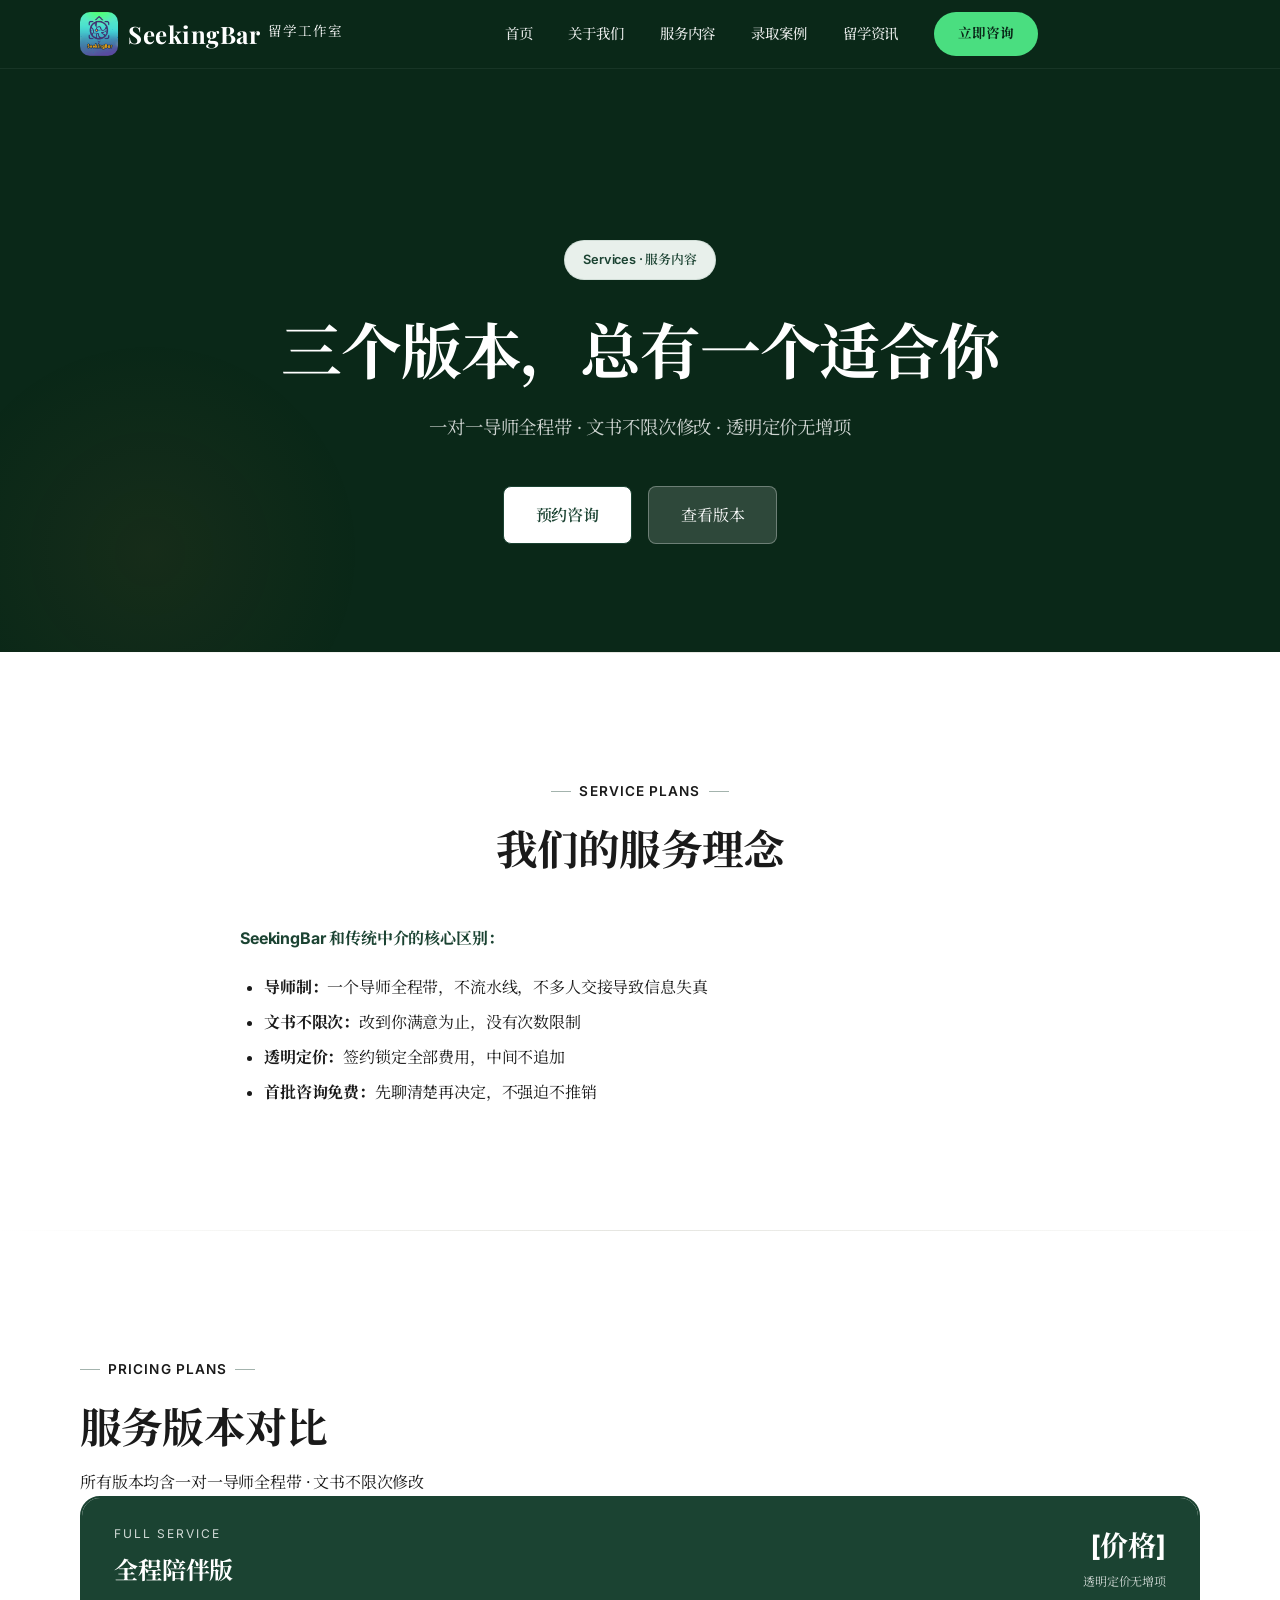
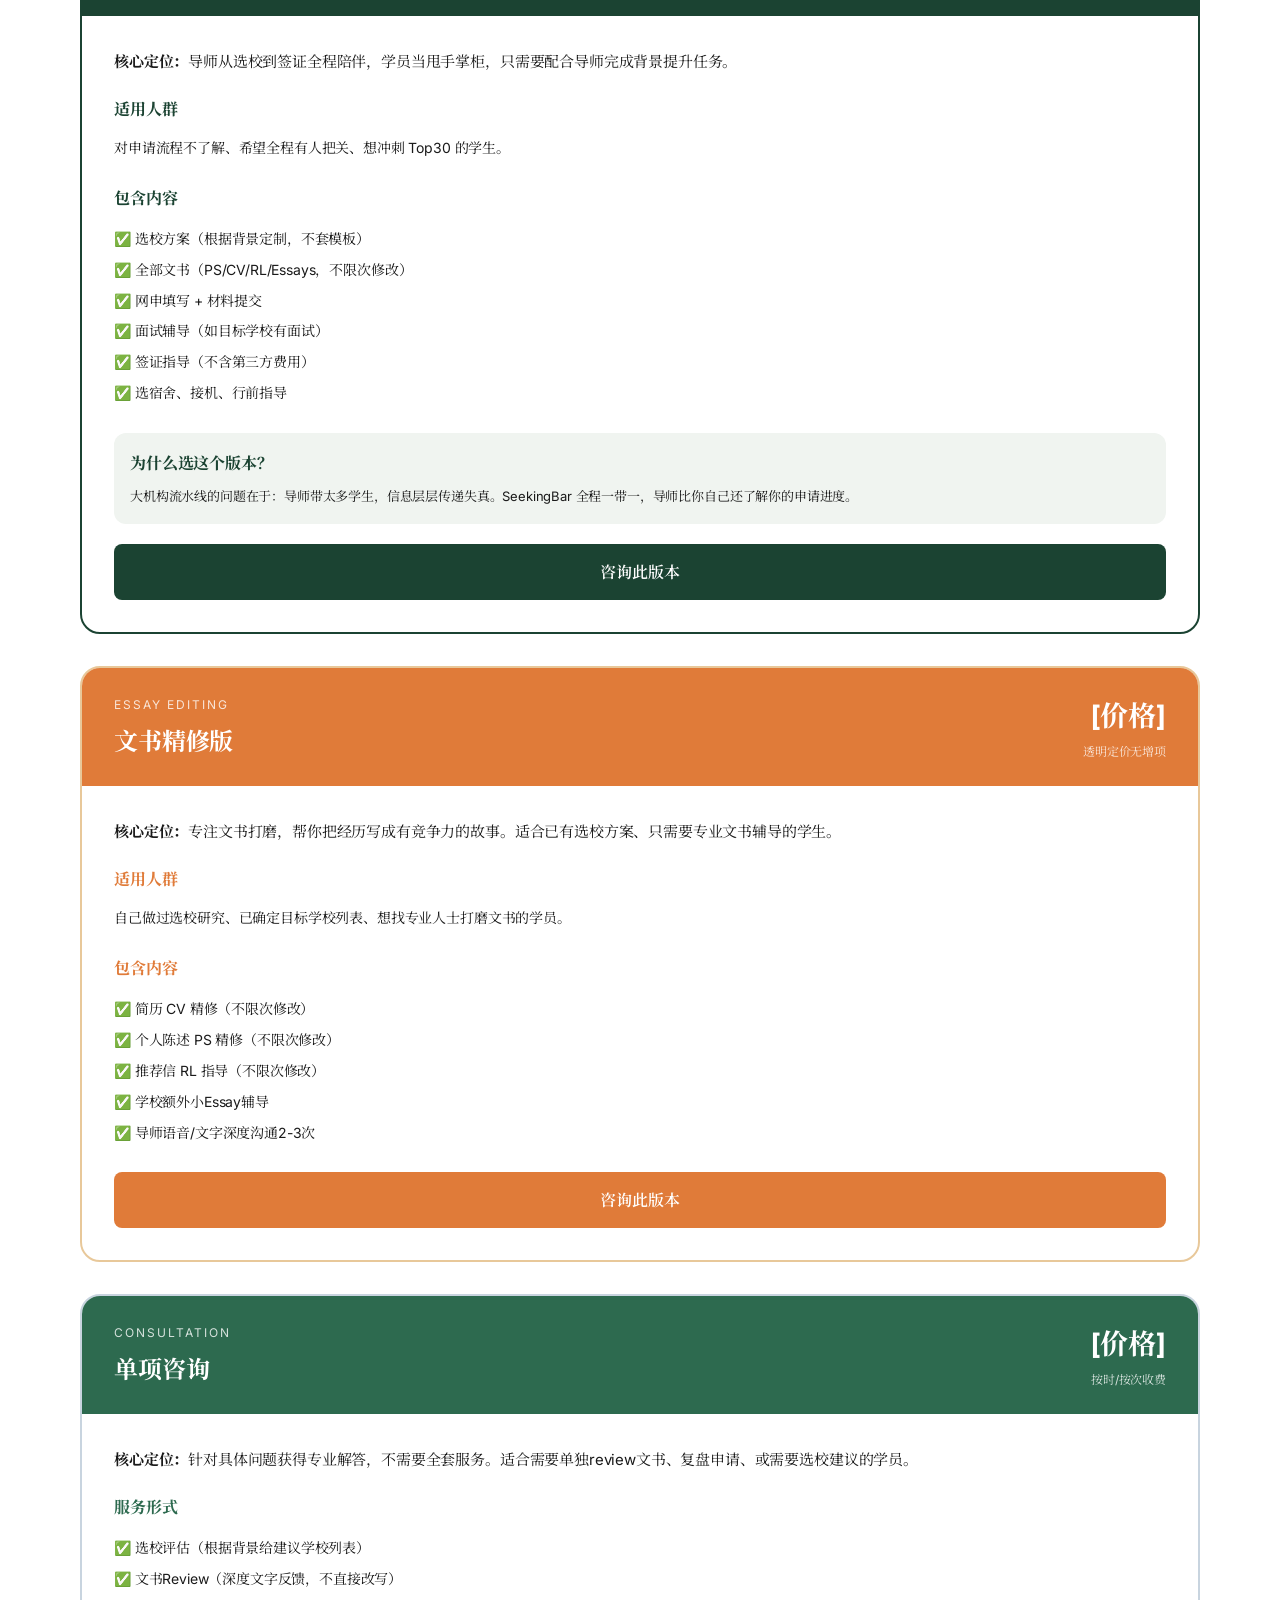
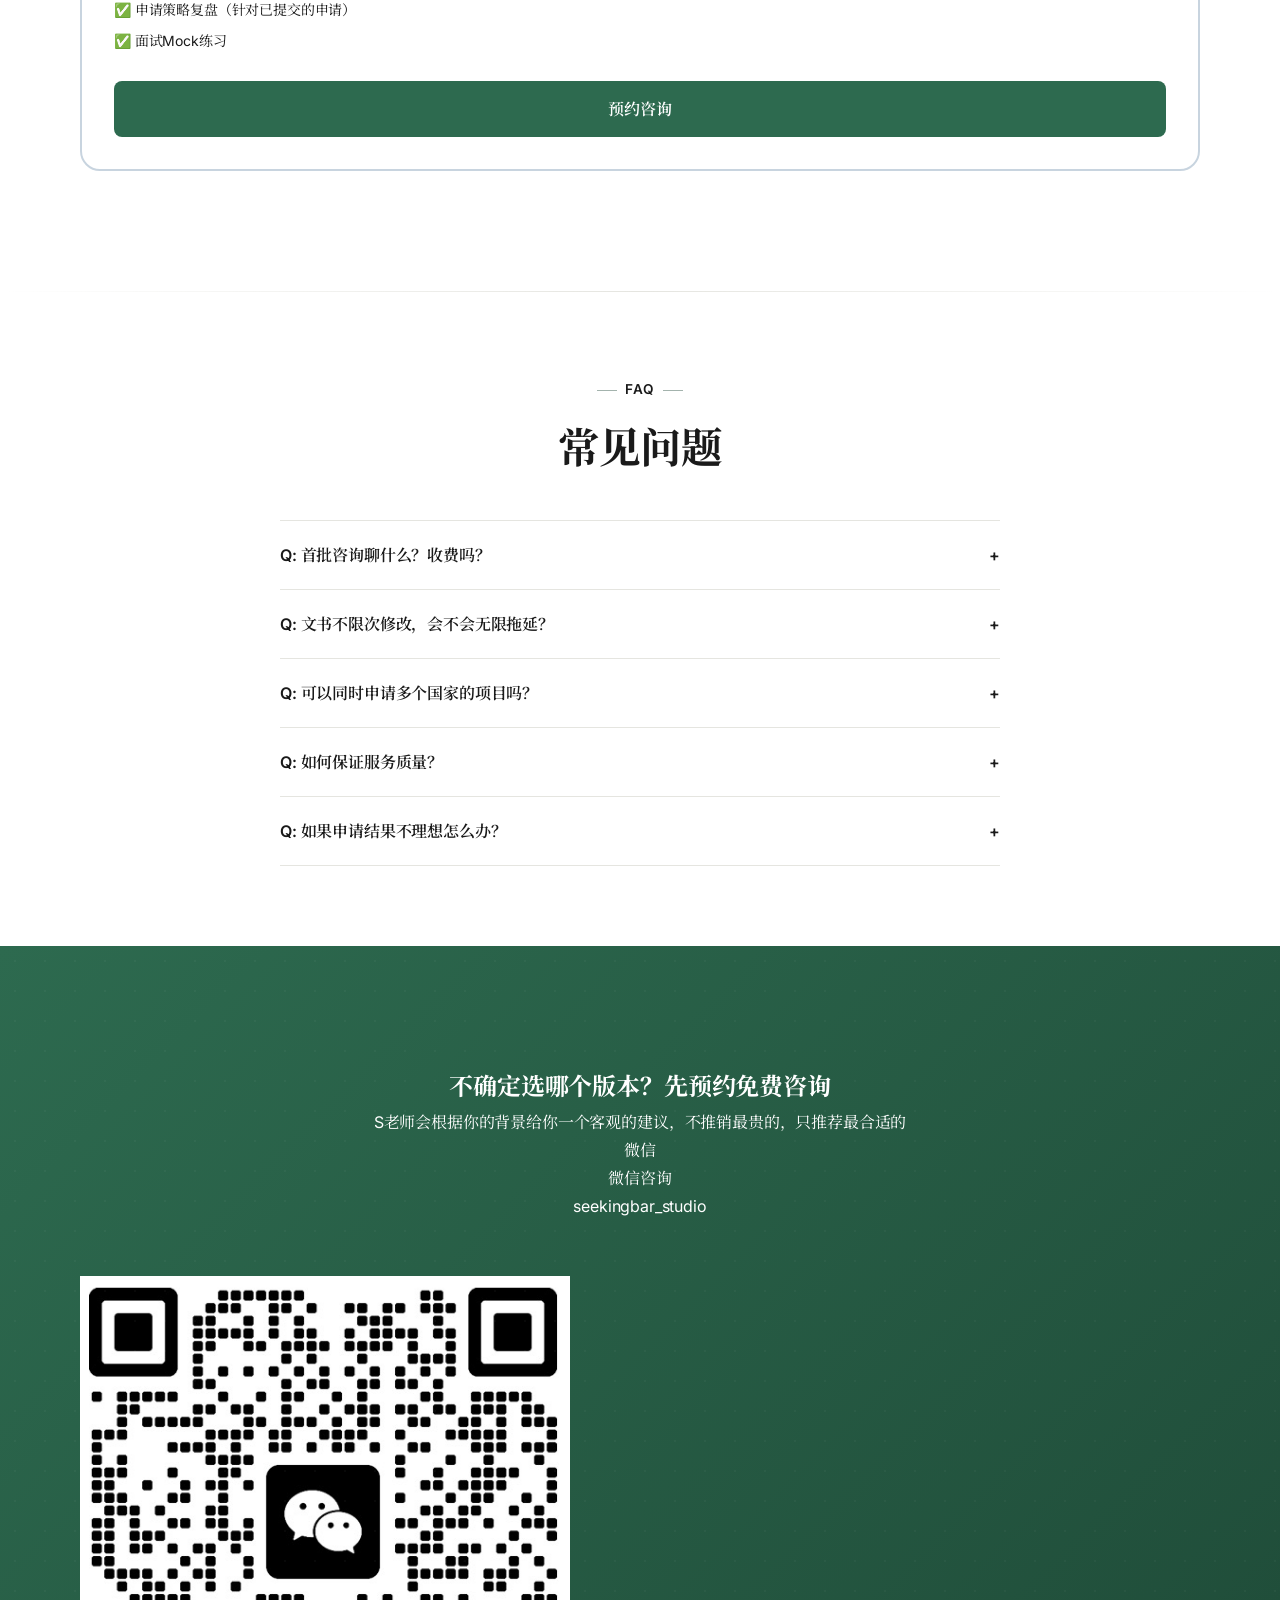
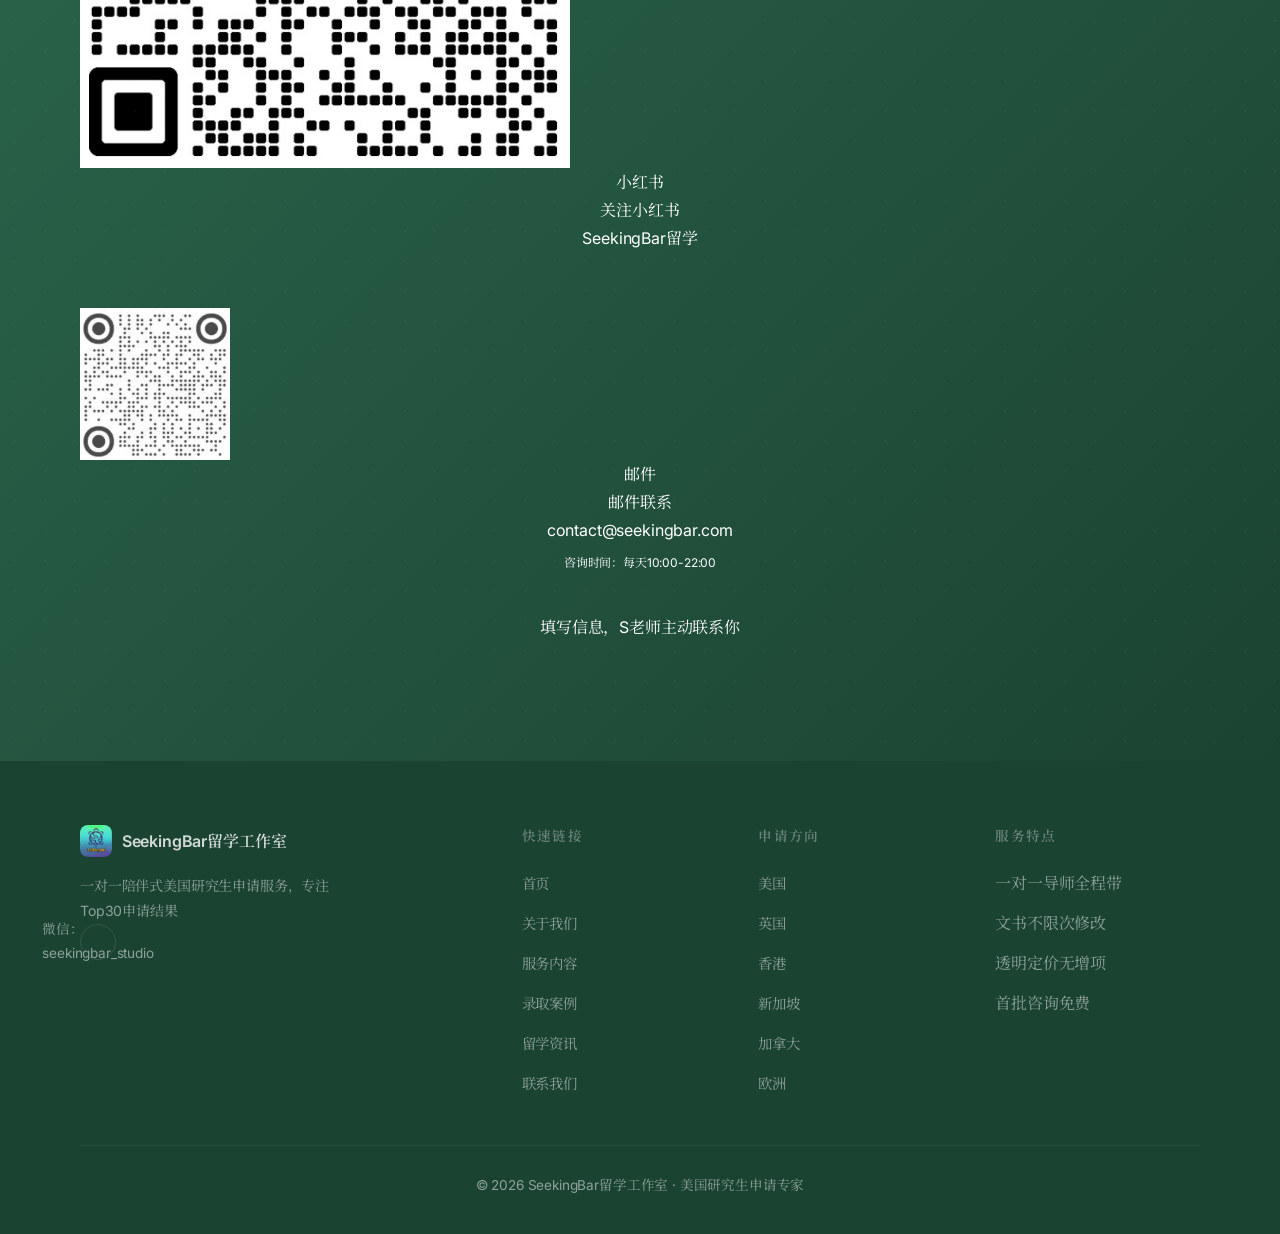
<file: services.html>
<!DOCTYPE html>
<html lang="zh-CN">
<head>
  <meta charset="UTF-8">
  <meta name="viewport" content="width=device-width, initial-scale=1.0">
  <title>服务内容 | SeekingBar留学工作室</title>
  <meta name="description" content="SeekingBar留学服务：一对一导师全程带、文书不限次修改、透明定价无增项。三个服务版本，总有一个适合你。">
  <link rel="preconnect" href="https://fonts.googleapis.com">
  <link rel="preconnect" href="https://fonts.gstatic.com" crossorigin>
  <link href="https://fonts.googleapis.com/css2?family=Playfair+Display:ital,wght@0,400;0,600;0,700;1,400&family=Noto+Serif+SC:wght@400;600;700&family=Inter:wght@300;400;500;600&display=swap" rel="stylesheet">
  <link rel="stylesheet" href="style.css">
  <meta property="og:title" content="服务内容 | SeekingBar留学工作室">
  <meta property="og:description" content="一对一导师全程带 · 文书不限次修改 · 透明定价无增项">
</head>
<body>

<!-- 导航栏 (v1深绿风格) -->
<nav class="nav" id="nav">
  <div class="nav-inner">
    <a href="index.html" class="nav-logo">
      <img src="logo/logo.png" alt="SeekingBar">
      <div class="nav-logo-texts">
        <span class="nav-logo-en">SeekingBar</span>
        <span class="nav-logo-cn">留学工作室</span>
      </div>
    </a>
    <ul class="nav-links">
      <li><a href="index.html">首页</a></li>
      <li><a href="about.html">关于我们</a></li>
      <li><a href="services.html">服务内容</a></li>
      <li><a href="cases.html">录取案例</a></li>
      <li><a href="blog.html">留学资讯</a></li>
      <li><a href="contact.html" class="nav-cta">立即咨询</a></li>
    </ul>
  </div>
</nav>


<!-- Hero区域 -->
<section class="hero" style="min-height:55vh;">
  <div class="container" style="padding-top:140px;padding-bottom:60px;text-align:center;">
    <div class="hero-tag">Services · 服务内容</div>
    <h1 class="hero-title">三个版本，总有一个适合你</h1>
    <p class="hero-desc">一对一导师全程带 · 文书不限次修改 · 透明定价无增项</p>
    <div style="display:flex;justify-content:center;gap:16px;margin-top:32px;flex-wrap:wrap;">
      <a href="contact.html" class="btn" style="background:#fff;color:#1B4332;border:1.5px solid #1B4332;padding:14px 32px;border-radius:8px;font-weight:600;">预约咨询</a>
      <a href="#services" class="btn" style="background:rgba(255,255,255,.15);color:#fff;border:1.5px solid rgba(255,255,255,.3);padding:14px 32px;border-radius:8px;">查看版本</a>
    </div>
  </div>
</section>

<!-- 服务说明 -->
<section class="about" id="services">
  <div class="container">
    <div  style="text-align:center;margin-bottom:48px;">
      <div class="section-tag">Service Plans</div>
      <h2 class="section-title">我们的服务理念</h2>
    </div>
    <div style="max-width:800px;margin:0 auto;line-height:2;font-size:16px;color:var(--text-secondary);">
      <p><strong style="color:var(--navy);">SeekingBar 和传统中介的核心区别：</strong></p>
      <ul style="margin-top:16px;margin-left:24px;line-height:2.2;">
        <li><strong>导师制：</strong>一个导师全程带，不流水线，不多人交接导致信息失真</li>
        <li><strong>文书不限次：</strong>改到你满意为止，没有次数限制</li>
        <li><strong>透明定价：</strong>签约锁定全部费用，中间不追加</li>
        <li><strong>首批咨询免费：</strong>先聊清楚再决定，不强迫不推销</li>
      </ul>
    </div>
  </div>
</section>

<!-- 三个服务版本 -->
<section class="services" id="pricing">
  <div class="container">
    <div >
      <div class="section-tag">Pricing Plans</div>
      <h2 class="section-title">服务版本对比</h2>
      <p >所有版本均含一对一导师全程带 · 文书不限次修改</p>
    </div>

    <!-- 全程陪伴版 -->
    <div  style="background:#fff;border:2px solid var(--navy);border-radius:20px;overflow:hidden;margin-bottom:32px;">
      <div style="background:var(--navy);color:#fff;padding:24px 32px;">
        <div style="display:flex;justify-content:space-between;align-items:center;flex-wrap:wrap;gap:12px;">
          <div>
            <div style="font-size:12px;letter-spacing:2px;text-transform:uppercase;opacity:.8;">Full Service</div>
            <h3 style="font-size:24px;font-family:var(--font-display);margin-top:4px;">全程陪伴版</h3>
          </div>
          <div style="text-align:right;">
            <div style="font-size:28px;font-weight:700;">[价格]</div>
            <div style="font-size:12px;opacity:.8;">透明定价无增项</div>
          </div>
        </div>
      </div>
      <div style="padding:32px;">
        <p style="margin-bottom:20px;font-size:15px;color:var(--text-secondary);line-height:1.8;"><strong>核心定位：</strong>导师从选校到签证全程陪伴，学员当甩手掌柜，只需要配合导师完成背景提升任务。</p>
        <div style="margin-bottom:24px;">
          <h4 style="margin-bottom:12px;color:var(--navy);">适用人群</h4>
          <p style="font-size:14px;color:var(--text-secondary);line-height:1.8;">对申请流程不了解、希望全程有人把关、想冲刺 Top30 的学生。</p>
        </div>
        <div style="margin-bottom:24px;">
          <h4 style="margin-bottom:12px;color:var(--navy);">包含内容</h4>
          <ul style="list-style:none;padding:0;line-height:2.2;font-size:14px;color:var(--text-secondary);">
            <li>✅ 选校方案（根据背景定制，不套模板）</li>
            <li>✅ 全部文书（PS/CV/RL/Essays，不限次修改）</li>
            <li>✅ 网申填写 + 材料提交</li>
            <li>✅ 面试辅导（如目标学校有面试）</li>
            <li>✅ 签证指导（不含第三方费用）</li>
            <li>✅ 选宿舍、接机、行前指导</li>
          </ul>
        </div>
        <div style="background:#f0f4f0;padding:16px;border-radius:12px;margin-bottom:20px;">
          <h4 style="margin-bottom:8px;color:var(--navy);">为什么选这个版本？</h4>
          <p style="font-size:13px;color:var(--text-secondary);line-height:1.8;">大机构流水线的问题在于：导师带太多学生，信息层层传递失真。SeekingBar 全程一带一，导师比你自己还了解你的申请进度。</p>
        </div>
        <a href="contact.html" class="btn" style="display:block;text-align:center;background:var(--navy);color:#fff;padding:14px;border-radius:8px;font-weight:600;">咨询此版本</a>
      </div>
    </div>

    <!-- 文书精修版 -->
    <div  style="background:#fff;border:2px solid #e8c89a;border-radius:20px;overflow:hidden;margin-bottom:32px;">
      <div style="background:#E07B39;color:#fff;padding:24px 32px;">
        <div style="display:flex;justify-content:space-between;align-items:center;flex-wrap:wrap;gap:12px;">
          <div>
            <div style="font-size:12px;letter-spacing:2px;text-transform:uppercase;opacity:.8;">Essay Editing</div>
            <h3 style="font-size:24px;font-family:var(--font-display);margin-top:4px;">文书精修版</h3>
          </div>
          <div style="text-align:right;">
            <div style="font-size:28px;font-weight:700;">[价格]</div>
            <div style="font-size:12px;opacity:.8;">透明定价无增项</div>
          </div>
        </div>
      </div>
      <div style="padding:32px;">
        <p style="margin-bottom:20px;font-size:15px;color:var(--text-secondary);line-height:1.8;"><strong>核心定位：</strong>专注文书打磨，帮你把经历写成有竞争力的故事。适合已有选校方案、只需要专业文书辅导的学生。</p>
        <div style="margin-bottom:24px;">
          <h4 style="margin-bottom:12px;color:#E07B39;">适用人群</h4>
          <p style="font-size:14px;color:var(--text-secondary);line-height:1.8;">自己做过选校研究、已确定目标学校列表、想找专业人士打磨文书的学员。</p>
        </div>
        <div style="margin-bottom:24px;">
          <h4 style="margin-bottom:12px;color:#E07B39;">包含内容</h4>
          <ul style="list-style:none;padding:0;line-height:2.2;font-size:14px;color:var(--text-secondary);">
            <li>✅ 简历 CV 精修（不限次修改）</li>
            <li>✅ 个人陈述 PS 精修（不限次修改）</li>
            <li>✅ 推荐信 RL 指导（不限次修改）</li>
            <li>✅ 学校额外小Essay辅导</li>
            <li>✅ 导师语音/文字深度沟通2-3次</li>
          </ul>
        </div>
        <a href="contact.html" class="btn" style="display:block;text-align:center;background:#E07B39;color:#fff;padding:14px;border-radius:8px;font-weight:600;">咨询此版本</a>
      </div>
    </div>

    <!-- 单项咨询 -->
    <div  style="background:#fff;border:2px solid #c8d4df;border-radius:20px;overflow:hidden;">
      <div style="background:#2D6A4F;color:#fff;padding:24px 32px;">
        <div style="display:flex;justify-content:space-between;align-items:center;flex-wrap:wrap;gap:12px;">
          <div>
            <div style="font-size:12px;letter-spacing:2px;text-transform:uppercase;opacity:.8;">Consultation</div>
            <h3 style="font-size:24px;font-family:var(--font-display);margin-top:4px;">单项咨询</h3>
          </div>
          <div style="text-align:right;">
            <div style="font-size:28px;font-weight:700;">[价格]</div>
            <div style="font-size:12px;opacity:.8;">按时/按次收费</div>
          </div>
        </div>
      </div>
      <div style="padding:32px;">
        <p style="margin-bottom:20px;font-size:15px;color:var(--text-secondary);line-height:1.8;"><strong>核心定位：</strong>针对具体问题获得专业解答，不需要全套服务。适合需要单独review文书、复盘申请、或需要选校建议的学员。</p>
        <div style="margin-bottom:24px;">
          <h4 style="margin-bottom:12px;color:#2D6A4F;">服务形式</h4>
          <ul style="list-style:none;padding:0;line-height:2.2;font-size:14px;color:var(--text-secondary);">
            <li>✅ 选校评估（根据背景给建议学校列表）</li>
            <li>✅ 文书Review（深度文字反馈，不直接改写）</li>
            <li>✅ 申请策略复盘（针对已提交的申请）</li>
            <li>✅ 面试Mock练习</li>
          </ul>
        </div>
        <a href="contact.html" class="btn" style="display:block;text-align:center;background:#2D6A4F;color:#fff;padding:14px;border-radius:8px;font-weight:600;">预约咨询</a>
      </div>
    </div>
  </div>
</section>

<!-- FAQ -->
<section class="about" style="padding:80px 0;">
  <div class="container" style="max-width:800px;">
    <div  style="text-align:center;margin-bottom:48px;">
      <div class="section-tag">FAQ</div>
      <h2 class="section-title">常见问题</h2>
    </div>
    <div style="border-top:1px solid var(--border);">
      <div  style="border-bottom:1px solid var(--border);">
        <div  style="padding:20px 0;display:flex;justify-content:space-between;align-items:center;cursor:pointer;font-weight:600;" onclick="this.parentElement.classList.toggle('open')">
          <span>Q: 首批咨询聊什么？收费吗？</span>
          <span style="transition:transform .3s;">+</span>
        </div>
        <div  style="display:none;padding:0 0 20px;color:var(--text-secondary);line-height:1.8;">首批咨询免费。我们会了解你的背景、目标、困惑，给你一个客观的评估和建议。不推销，不收费，纯粹帮你理清思路。</div>
      </div>
      <div  style="border-bottom:1px solid var(--border);">
        <div  style="padding:20px 0;display:flex;justify-content:space-between;align-items:center;cursor:pointer;font-weight:600;" onclick="this.parentElement.classList.toggle('open')">
          <span>Q: 文书不限次修改，会不会无限拖延？</span>
          <span>+</span>
        </div>
        <div  style="display:none;padding:0 0 20px;color:var(--text-secondary);line-height:1.8;">我们有明确的修改轮次管理机制。一般2-3轮就能达到高质量定稿。如果修改次数过多（例如超过10轮），我们会主动沟通确认是否有方向问题。</div>
      </div>
      <div  style="border-bottom:1px solid var(--border);">
        <div  style="padding:20px 0;display:flex;justify-content:space-between;align-items:center;cursor:pointer;font-weight:600;" onclick="this.parentElement.classList.toggle('open')">
          <span>Q: 可以同时申请多个国家的项目吗？</span>
          <span>+</span>
        </div>
        <div  style="display:none;padding:0 0 20px;color:var(--text-secondary);line-height:1.8;">可以。全程陪伴版支持多国混申，但需要提前告知。我们对英美港新的申请风格都比较熟悉，会针对不同国家调整文书侧重点。</div>
      </div>
      <div  style="border-bottom:1px solid var(--border);">
        <div  style="padding:20px 0;display:flex;justify-content:space-between;align-items:center;cursor:pointer;font-weight:600;" onclick="this.parentElement.classList.toggle('open')">
          <span>Q: 如何保证服务质量？</span>
          <span>+</span>
        </div>
        <div  style="display:none;padding:0 0 20px;color:var(--text-secondary);line-height:1.8;">每位学员入学后都有专属沟通群，全程记录申请进度。我们采用轮次管理：选校轮、文书轮、提交轮，每轮都有明确交付物和时间节点。</div>
      </div>
      <div  style="border-bottom:1px solid var(--border);">
        <div  style="padding:20px 0;display:flex;justify-content:space-between;align-items:center;cursor:pointer;font-weight:600;" onclick="this.parentElement.classList.toggle('open')">
          <span>Q: 如果申请结果不理想怎么办？</span>
          <span>+</span>
        </div>
        <div  style="display:none;padding:0 0 20px;color:var(--text-secondary);line-height:1.8;">申请本身有不确定性。我们会如实评估你的背景给出最现实的建议，而不是为了成交夸大offer率。如果你条件暂时达不到目标学校，我们会建议先提升背景，而不是盲目申请。</div>
      </div>
    </div>
  </div>
</section>

<!-- CTA -->
<section class="cta-section">
  <div class="container">
    <h2>不确定选哪个版本？先预约免费咨询</h2>
    <p>S老师会根据你的背景给你一个客观的建议，不推销最贵的，只推荐最合适的</p>
    <div >
      <div >
        <div >微信</div>
        <div >微信咨询</div>
        <div >seekingbar_studio</div>
        <img src="logo/qrcode-wechat.png" alt="微信二维码" class="cta-qr" onerror="this.style.display='none'">
      </div>
      <div >
        <div >小红书</div>
        <div >关注小红书</div>
        <div >SeekingBar留学</div>
        <img src="logo/qrcode-xiaohongshu.png" alt="小红书二维码" class="cta-qr" onerror="this.style.display='none'">
      </div>
      <div >
        <div >邮件</div>
        <div >邮件联系</div>
        <div >contact@seekingbar.com</div>
        <div  style="font-size:12px;margin-top:8px;">咨询时间：每天10:00-22:00</div>
      </div>
    </div>
    <div style="text-align:center;margin-top:40px;">
      <a href="contact.html" class="btn btn-cta">填写信息，S老师主动联系你</a>
    </div>
  </div>
</section>

<!-- Footer -->
<footer class="footer">
  <div class="container">
    <div class="footer-grid">
      <div>
        <div class="footer-brand"><img src="logo/logo.png" alt="SeekingBar"><span>SeekingBar留学工作室</span></div>
        <p class="footer-desc">一对一陪伴式美国研究生申请服务，专注Top30申请结果</p>
        <div class="footer-socials">
          <a href="contact.html">微信：seekingbar_studio</a>
        </div>
      </div>
      <div class="footer-col">
        <h5>快速链接</h5>
        <ul>
          <li><a href="index.html">首页</a></li>
          <li><a href="about.html">关于我们</a></li>
          <li><a href="services.html">服务内容</a></li>
          <li><a href="cases.html">录取案例</a></li>
          <li><a href="blog.html">留学资讯</a></li>
          <li><a href="contact.html">联系我们</a></li>
        </ul>
      </div>
      <div class="footer-col">
        <h5>申请方向</h5>
        <ul>
          <li><a href="cases.html">美国</a></li>
          <li><a href="cases.html">英国</a></li>
          <li><a href="cases.html">香港</a></li>
          <li><a href="cases.html">新加坡</a></li>
          <li><a href="cases.html">加拿大</a></li>
          <li><a href="cases.html">欧洲</a></li>
        </ul>
      </div>
      <div class="footer-col">
        <h5>服务特点</h5>
        <ul>
          <li>一对一导师全程带</li>
          <li>文书不限次修改</li>
          <li>透明定价无增项</li>
          <li>首批咨询免费</li>
        </ul>
      </div>
    </div>
    <div class="footer-bottom">
      <p>&copy; 2026 SeekingBar留学工作室 · 美国研究生申请专家</p>
    </div>
  </div>
</footer>


<style>
.faq-item.open .span:last-child{transform:rotate(45deg)}
.faq-item.open .faq-a{display:block!important}
</style>
<script>
document.querySelectorAll('.faq-q').forEach(function(el){
  el.addEventListener('click', function(){
    var item = this.parentElement;
    var isOpen = item.classList.contains('open');
    document.querySelectorAll('.faq-item').forEach(function(i){i.classList.remove('open')});
    if(!isOpen) item.classList.add('open');
  });
});
document.querySelector('.nav-mobile-toggle')?.addEventListener('click',function(){
  document.querySelector('.nav-links')?.classList.toggle('active');
});
</script>
</body>
</html>
</file>
<file: style.css>
:root{--bg:#FAFAF7;--bg-warm:#F5F5F1;--bg-card:#F0F4F0;--bg-dark:#1B4332;--navy:#1B4332;--navy-deep:#2D6A4F;--navy-soft:#E8F0EB;--amber:#E07B39;--amber-soft:#FDF0E6;--text:#1A1A1A;--text-2:#4A5568;--text-3:#718096;--border:#E5E5E0;--border-2:#D5D5D0;--bg-section-alt:#F0F4F0;--bg-warm-alt:#F7F5F0;--radius:16px;--radius-lg:24px;--font-display:"Playfair Display","Noto Serif SC",serif;--font-body:"Inter","Noto Serif SC",sans-serif;--font-cn:"Noto Serif SC",serif;--ease:cubic-bezier(.22,1,.36,1);--shadow:0 4px 20px rgba(0,0,0,.05);--shadow-lg:0 12px 40px rgba(0,0,0,.08)}
*,*::before,*::after{margin:0;padding:0;box-sizing:border-box}
html{font-size:16px;scroll-behavior:smooth;-webkit-font-smoothing:antialiased}
body{font-size:1rem;font-family:var(--font-body);background:var(--bg);color:var(--text);overflow-x:hidden;line-height:1.75;letter-spacing:-.01em}
::selection{background:var(--navy);color:#fff}
a{color:inherit;text-decoration:none}
.container{max-width:1200px;margin:0 auto;padding:0 40px}
.container-lg{max-width:1400px;margin:0 auto;padding:0 40px}
.reveal{opacity:0;transform:translateY(40px);transition:opacity .9s var(--ease),transform .9s var(--ease)}
.reveal.visible{opacity:1;transform:translateY(0)}
.reveal-d1{transition-delay:.12s}.reveal-d2{transition-delay:.24s}.reveal-d3{transition-delay:.36s}
@keyframes fadeUp{from{opacity:0;transform:translateY(30px)}to{opacity:1;transform:translateY(0)}}
@keyframes gentleFloat{0%,100%{transform:translateY(0)}50%{transform:translateY(-12px)}}
@keyframes gradientShift{0%{background-position:0% 50%}50%{background-position:100% 50%}100%{background-position:0% 50%}}
@keyframes scaleIn{from{opacity:0;transform:scale(.95) translateY(20px)}to{opacity:1;transform:scale(1) translateY(0)}}
@keyframes fadeIn{from{opacity:0}to{opacity:1}}
.nav{position:fixed;top:0;left:0;right:0;z-index:1000;background:#0A2818;backdrop-filter:blur(24px);-webkit-backdrop-filter:blur(24px);border-bottom:1px solid rgba(255,255,255,.06)}
.nav-inner{display:flex;align-items:center;justify-content:space-between;max-width:1200px;margin:0 auto;padding:0 40px;height:68px;gap:0;width:100%}
.nav-logo{display:flex;align-items:center;gap:10px;transition:opacity .25s}
.nav-logo:hover{opacity:.8}
.nav-logo img{width:38px;height:38px;border-radius:8px;object-fit:cover}
.nav-logo-text{font-size:1rem;font-weight:700;color:var(--navy);letter-spacing:-.02em}
.nav-right{display:flex;align-items:center;gap:0}
.nav-links{display:flex;align-items:center;gap:0;list-style:none;margin:0;padding:0;flex:1;justify-content:center}
.nav-links li{margin:0}
.nav-links a{display:block;padding:8px 18px;font-size:.88rem;font-weight:500;color:rgba(255,255,255,.9);transition:color .2s;letter-spacing:-.01em}
.nav-links a:hover{color:#4ADE80}
.nav-links .nav-cta{display:inline-flex;align-items:center;padding:10px 24px;background:#4ADE80;color:#0A2818;font-size:.85rem;font-weight:700;border-radius:100px;transition:all .25s;letter-spacing:0}
.nav-links .nav-cta:hover{background:var(--navy-deep);transform:translateY(-1px);box-shadow:0 4px 14px rgba(27,67,50,.2)}
.menu-toggle{display:flex;flex-direction:column;justify-content:center;align-items:flex-end;gap:5px;width:36px;height:36px;background:none;border:none;cursor:pointer;padding:8px;border-radius:8px;transition:background .2s;flex-shrink:0}
.menu-toggle:hover{background:rgba(255,255,255,.1)}
.menu-toggle span{display:block;width:22px;height:2.5px;background:#fff;border-radius:2px;transition:all .3s}
.menu-toggle span:last-child{width:14px}

/* 下拉菜单 - MEDVi风格 */
.nav-dropdown{display:none;position:absolute;top:100%;left:0;right:0;background:#0A2818;border-bottom:2px solid rgba(74,222,128,.15);padding:8px 0;z-index:999}
.nav-dropdown.open{display:block;animation:dropDown .25s ease}
@keyframes dropDown{from{opacity:0;transform:translateY(-8px)}to{opacity:1;transform:translateY(0)}}
.nav-dropdown a{display:block;padding:12px 40px;font-size:.9rem;font-weight:500;color:rgba(255,255,255,.85);transition:all .2s;letter-spacing:.01em}
.nav-dropdown a:hover{color:#fff;background:rgba(74,222,128,.08)}
.nav-dropdown .nav-cta{display:none}

.nav.scrolled{background:#0A2818;box-shadow:0 1px 3px rgba(0,0,0,.12)}

.nav-logo{display:flex;align-items:center;gap:12px;transition:transform .3s var(--ease)}
.nav-logo:hover{transform:scale(1.02)}
.nav-logo img{height:42px;border-radius:10px}
.nav-logo-text{font-weight:600;font-size:1.1rem;color:var(--text);letter-spacing:-.02em}
.nav-links{display:flex;gap:36px;list-style:none}
.nav-links a{font-size:.9rem;color:rgba(255,255,255,.9);font-weight:500;transition:color .3s;position:relative;padding:4px 0}
.nav-links a::after{content:"";position:absolute;bottom:0;left:0;width:0;height:1.5px;background:#4ADE80;border-radius:1px;transition:width .35s var(--ease)}
.nav-links a:hover{color:#4ADE80}
.nav-links a:hover::after{width:100%}
.nav-cta{font-size:.88rem;font-weight:600;color:#fff;background:var(--navy);padding:10px 28px;border-radius:100px;transition:all .3s var(--ease);cursor:pointer;border:none;letter-spacing:.02em}
.nav-cta:hover{background:var(--navy-deep);transform:translateY(-2px);box-shadow:0 8px 24px rgba(27,67,50,.25)}
.menu-toggle{display:none;flex-direction:column;gap:5px;cursor:pointer;background:none;border:none;padding:10px}
.menu-toggle span{width:24px;height:2px;background:var(--text);border-radius:2px;transition:all .3s}
.hero{min-height:100vh;display:flex;align-items:center;padding:120px 0 80px;position:relative;overflow:hidden;background:#0A2818}}
.hero::before{content:"";position:absolute;top:-200px;right:-150px;width:700px;height:700px;border-radius:50%;background:radial-gradient(circle,rgba(27,67,50,.05) 0%,transparent 60%);animation:gentleFloat 15s ease-in-out infinite}
.hero::after{content:"";position:absolute;bottom:-150px;left:-100px;width:500px;height:500px;border-radius:50%;background:radial-gradient(circle,rgba(224,123,57,.06) 0%,transparent 60%);animation:gentleFloat 12s ease-in-out infinite reverse}
.hero-inner{position:relative;z-index:1;display:grid;grid-template-columns:1.1fr .9fr;gap:80px;align-items:center}@media(min-width:769px){.hero-inner{grid-template-columns:1.1fr .9fr!important}}
.hero-text{max-width:580px}
.hero-tag{display:inline-flex;align-items:center;gap:10px;font-size:.8rem;font-weight:600;color:var(--navy);background:var(--navy-soft);padding:8px 18px;border-radius:100px;margin-bottom:32px;animation:fadeUp .8s var(--ease) both;border:1px solid rgba(27,67,50,.1)}
.hero-tag svg{width:14px;height:14px}
.hero-title{font-family:var(--font-cn);font-size:clamp(2.6rem,5.5vw,3.8rem);font-weight:700;color:#fff;line-height:1.2;margin-bottom:24px;animation:fadeUp .8s var(--ease) .1s both;letter-spacing:-.02em}
.hero-title .highlight{color:#4ADE80;position:relative;display:inline-block}
.hero-desc{font-size:1.15rem;color:rgba(255,255,255,.8);line-height:2;margin-bottom:40px;font-weight:400;animation:fadeUp .8s var(--ease) .2s both}
.hero-actions{display:flex;gap:16px;align-items:center;animation:fadeUp .8s var(--ease) .3s both}
.btn-primary{display:inline-flex;align-items:center;gap:10px;padding:16px 36px;background:var(--navy);color:#fff;font-size:.95rem;font-weight:600;border-radius:100px;transition:all .35s var(--ease);cursor:pointer;border:none;box-shadow:0 4px 20px rgba(27,67,50,.2);letter-spacing:.01em;position:relative;overflow:hidden}
.btn-primary::after{content:"";position:absolute;inset:0;background:rgba(255,255,255,.08);opacity:0;transition:opacity .3s}
.btn-primary:hover{background:var(--navy-deep);transform:translateY(-3px);box-shadow:0 12px 32px rgba(27,67,50,.3)}
.btn-primary:hover::after{opacity:1}
.btn-primary svg{transition:transform .3s;position:relative;z-index:1}
.btn-primary:hover svg{transform:translateX(4px)}
.btn-outline{display:inline-flex;align-items:center;gap:10px;padding:16px 32px;background:transparent;color:#4ADE80;font-size:.95rem;font-weight:500;border:1.5px solid #4ADE80;border-radius:100px;transition:all .3s var(--ease);cursor:pointer;position:relative;overflow:hidden}
.btn-outline::after{content:"";position:absolute;inset:0;background:#4ADE80;opacity:0;transition:opacity .3s}
.btn-outline:hover{background:#4ADE80;color:#0A2818;border-color:#4ADE80;transform:translateY(-3px);box-shadow:0 8px 28px rgba(74,222,128,.25)}
.btn-outline:hover::after{opacity:0}
.btn-outline:hover svg{transform:translateX(4px)}
.btn-outline svg{transition:transform .3s var(--ease);position:relative;z-index:1}
.hero-visual{display:flex;flex-direction:column;gap:20px;animation:fadeUp .8s var(--ease) .4s both}
.hero-stat-row{display:grid;grid-template-columns:1fr 1fr;gap:20px}
.hero-stat-card{background:var(--bg-card);border:1px solid var(--border);border-radius:var(--radius-lg);padding:32px 28px;transition:all .4s var(--ease);position:relative;overflow:hidden}
.hero-stat-card::before{content:"";position:absolute;top:0;left:0;right:0;height:2px;background:linear-gradient(90deg,var(--navy),var(--amber));opacity:0;transition:opacity .3s}
.hero-stat-card:hover{transform:translateY(-4px);box-shadow:var(--shadow-lg);border-color:var(--border-2)}
.hero-stat-card:hover::before{opacity:1}
.hero-stat-card.wide{grid-column:span 2}
.hero-stat-num{font-family:var(--font-display);font-size:2.8rem;font-weight:600;color:var(--navy);line-height:1;margin-bottom:8px}
.hero-stat-num small{font-size:.45em;color:var(--text-3);font-family:var(--font-body);margin-left:4px;font-weight:500}
.hero-stat-label{font-size:.85rem;color:var(--text-3);font-weight:500;line-height:1.2;white-space:nowrap;overflow:hidden}
.stat-icon{width:40px;height:40px;border-radius:12px;display:flex;align-items:center;justify-content:center;margin-bottom:16px;font-size:1.1rem}
.stat-icon.blue{background:var(--navy-soft);color:var(--navy)}
.stat-icon.amber{background:var(--amber-soft);color:var(--amber)}
section{padding:120px 0;position:relative}
.section-head{text-align:center;margin-bottom:72px}
.section-tag{display:inline-flex;align-items:center;gap:8px;font-size:.85rem;font-weight:600;color:var(--navy);letter-spacing:.08em;text-transform:uppercase;margin-bottom:16px}
.section-tag::before,.section-tag::after{content:"";width:20px;height:1px;background:var(--navy);opacity:.4}
.section-title{font-family:var(--font-cn);font-size:clamp(2rem,3.5vw,2.6rem);font-weight:700;line-height:1.3;margin-bottom:16px;letter-spacing:-.02em}
.section-desc{font-size:1.05rem;color:var(--text-2);max-width:560px;margin:0 auto;line-height:1.9}
.about{background:#fff;position:relative}
.about::before{content:"";position:absolute;top:0;left:0;right:0;height:1px;background:linear-gradient(90deg,transparent,var(--border),transparent)}
.about-grid{display:grid;grid-template-columns:1fr 1fr;gap:80px;align-items:center}@media(min-width:769px){.about-grid{grid-template-columns:1fr 1fr!important}}
.about-features{display:flex;flex-direction:column;gap:28px}
.about-feat{display:flex;gap:20px;padding:28px;border-radius:var(--radius);background:var(--bg-card);border:1px solid var(--border);transition:all .4s var(--ease)}
.about-feat:hover{border-color:var(--navy);box-shadow:var(--shadow);transform:translateX(6px)}
.about-feat-icon{width:48px;height:48px;min-width:48px;border-radius:14px;display:flex;align-items:center;justify-content:center;font-size:1.25rem}
.about-feat-icon.b{background:var(--navy-soft);color:var(--navy)}
.about-feat-icon.a{background:var(--amber-soft);color:var(--amber)}
.about-feat h4{font-size:1rem;font-weight:600;margin-bottom:6px;color:var(--text)}
.about-feat p{font-size:.9rem;color:var(--text-2);line-height:1.8}
.about-visual{position:relative}
.about-quote-card{background:var(--bg-card);border:1px solid var(--border);border-radius:var(--radius-lg);padding:48px 40px;box-shadow:var(--shadow-lg);position:relative;overflow:hidden}
.about-quote-card::before{content:"";position:absolute;top:0;left:0;right:0;height:4px;background:linear-gradient(90deg,var(--navy),var(--amber))}
.about-quote{font-family:var(--font-cn);font-size:1.35rem;line-height:2;font-weight:600;margin-bottom:28px;color:var(--text)}
.about-quote-author{font-size:.88rem;color:var(--text-3)}
.about-quote-author strong{color:var(--text-2);font-weight:600}



.dest-grid{display:grid;grid-template-columns:repeat(4,1fr);gap:16px}.dest-card.main{grid-column:span 2;min-height:280px}.dest-card:not(.main){min-height:140px}@media(min-width:769px){.dest-grid{grid-template-columns:repeat(4,1fr)!important}.dest-card.main{grid-column:span 2!important}}@media(max-width:768px){.dest-grid{grid-template-columns:repeat(2,1fr)!important}.dest-card.main{grid-column:span 2!important}}
.dest-card{position:relative;border:1px solid var(--border);border-radius:var(--radius);padding:36px 28px;background:var(--bg-card);transition:all .4s var(--ease);cursor:default;overflow:hidden}
.dest-card::after{content:"";position:absolute;bottom:0;left:0;right:0;height:3px;background:linear-gradient(90deg,var(--navy),var(--amber));transform:scaleX(0);transform-origin:left;transition:transform .5s var(--ease)}
.dest-card:hover{transform:translateY(-6px);box-shadow:var(--shadow-lg);border-color:transparent}
.dest-card:hover::after{transform:scaleX(1)}

.dest-flag{position:absolute;top:16px;right:16px;width:48px;height:36px;border-radius:4px;overflow:hidden;box-shadow:0 2px 8px rgba(0,0,0,0.15)}
.dest-flag img{width:100%;height:100%;object-fit:cover}
.dest-abbr{font-family:var(--font-display);font-size:2rem;color:var(--navy);margin-right:12px;font-weight:700;letter-spacing:.5px;vertical-align:middle}
.dest-name{font-family:var(--font-cn);font-size:.85rem;font-weight:700;margin-bottom:6px}

.dest-sub{font-size:.85rem;color:var(--text-3);margin-bottom:24px}
.dest-count{font-family:var(--font-display);font-size:2rem;color:var(--navy);line-height:1;font-weight:600}
.dest-count small{font-size:.5em;color:var(--text-3);font-family:var(--font-body);font-weight:500}
.dest-tags{display:flex;flex-wrap:wrap;gap:8px;margin-top:18px}
.dest-tag{font-size:.75rem;padding:4px 12px;border-radius:100px;background:var(--bg-warm);color:var(--text-2);font-weight:500}
.services{background:#fff;position:relative}
.services::before{content:"";position:absolute;top:0;left:0;right:0;height:1px;background:linear-gradient(90deg,transparent,var(--border),transparent)}
.services-grid{display:grid;grid-template-columns:repeat(3,1fr)!important;gap:24px}@media(max-width:768px){.services-grid{grid-template-columns:repeat(2,1fr)}}@media(max-width:520px){.services-grid{grid-template-columns:1fr}}
.svc-card{background:var(--bg-card);border:1px solid var(--border);border-radius:var(--radius-lg);padding:40px 32px;transition:all .4s var(--ease);position:relative;overflow:hidden}
.svc-card::before{content:"";position:absolute;top:0;left:0;right:0;height:0;background:linear-gradient(180deg,var(--navy-soft),transparent);transition:height .4s var(--ease)}
.svc-card:hover{transform:translateY(-4px);box-shadow:0 25px 60px rgba(0,0,0,.12);border-color:transparent}
.svc-card:hover::before{height:100px}
.svc-num{font-family:var(--font-display);font-size:.85rem;color:var(--navy);opacity:.4;margin-bottom:24px;letter-spacing:.1em;position:relative}
.svc-icon{width:52px;height:52px;border-radius:16px;display:flex;align-items:center;justify-content:center;font-size:1.4rem;margin-bottom:24px;position:relative}
.svc-icon.blue{background:var(--navy-soft);color:var(--navy)}
.svc-icon.amber{background:var(--amber-soft);color:var(--amber)}
.svc-card h3{font-family:var(--font-cn);font-size:1.15rem;font-weight:700;margin-bottom:12px;position:relative}
.svc-card p{font-size:.92rem;color:var(--text-2);line-height:1.85;position:relative}
.svc-list{list-style:none;margin-top:20px;display:flex;flex-direction:column;gap:8px;position:relative}
.svc-list li{font-size:.85rem;color:var(--text-3);padding-left:20px;position:relative}
.svc-list li::before{content:"";position:absolute;left:0;top:10px;width:6px;height:6px;border-radius:50%;background:var(--navy);opacity:.3}
.process-timeline{display:grid;grid-template-columns:repeat(4,1fr);gap:32px;position:relative}@media(min-width:769px){.process-timeline{grid-template-columns:repeat(4,1fr)!important}}
.process-timeline::before{content:"";position:absolute;top:40px;left:12.5%;right:12.5%;height:2px;background:linear-gradient(90deg,var(--border),var(--navy-soft),var(--border));z-index:0}
.process-step{text-align:center;position:relative;z-index:1}
.process-dot{width:80px;height:80px;margin:0 auto 28px;border-radius:50%;background:var(--bg-card);border:2px solid var(--border);display:flex;align-items:center;justify-content:center;font-size:1.6rem;color:var(--navy);transition:all .4s var(--ease);box-shadow:0 1px 2px rgba(0,0,0,.04);position:relative;overflow:hidden}.process-dot span{position:absolute;top:50%;left:50%;transform:translate(-50%,-50%);line-height:1;pointer-events:none}
.process-step:hover .process-dot{border-color:var(--navy);background:var(--navy-soft);box-shadow:0 0 0 10px rgba(27,67,50,.08);transform:scale(1.05)}
.process-phase{font-size:.75rem;font-weight:600;color:var(--navy);letter-spacing:.12em;text-transform:uppercase;margin-bottom:10px}
.process-step h4{font-family:var(--font-cn);font-size:1.1rem;font-weight:700;margin-bottom:10px}
.process-step p{font-size:.88rem;color:var(--text-2);line-height:1.8;max-width:220px;margin:0 auto}
.process-time{display:inline-block;margin-top:16px;font-size:.85rem;color:var(--text-3);padding:6px 16px;border-radius:100px;background:var(--bg-warm);font-weight:500}
.results{background:linear-gradient(135deg,var(--navy-deep) 0%,var(--navy) 50%,#2D5A87 100%);background-size:200% 200%;animation:gradientShift 10s ease infinite;color:#fff;padding:100px 0;position:relative}
.results::before{content:"";position:absolute;inset:0;background-image:radial-gradient(rgba(255,255,255,.03) 1px,transparent 1px);background-size:40px 40px;pointer-events:none}
.results-grid{display:grid;grid-template-columns:repeat(4,1fr);gap:0;background:rgba(255,255,255,.03);border-radius:var(--radius-lg);border:1px solid rgba(255,255,255,.06);overflow:hidden;position:relative}
.result-item{text-align:center;padding:56px 28px;border-right:1px solid rgba(255,255,255,.05);transition:background .35s}
.result-item:last-child{border-right:none}
.result-item:hover{background:rgba(255,255,255,.04)}
.result-num{font-family:var(--font-display);font-size:3.2rem;font-weight:600;line-height:1;margin-bottom:10px;background:linear-gradient(135deg,#fff,rgba(255,255,255,.6));-webkit-background-clip:text;-webkit-text-fill-color:transparent;background-clip:text}
.result-num small{font-size:.4em;-webkit-text-fill-color:rgba(255,255,255,.4)}
.result-label{font-size:.9rem;color:rgba(255,255,255,.5);font-weight:500}
.admissions{background:var(--bg-warm-alt);padding:100px 0 0;position:relative}
.destinations{background:var(--bg-section-alt);padding:100px 0;position:relative}
.admissions::before{display:none}
.admissions .section-tag{color:var(--navy)}
.admissions .section-tag::before,.admissions .section-tag::after{background:var(--navy)}
.admissions .section-title{color:var(--text)}
.admissions .section-desc{color:var(--text-2)}
.adm-header{text-align:center;margin-bottom:56px}


.adm-grid{display:grid;grid-template-columns:repeat(2,1fr);gap:20px}@media(min-width:769px){}
.adm-card{background:#deede0;border:1px solid #c5d9c7;border-radius:20px;transition:all .4s var(--ease);cursor:pointer;overflow:hidden;position:relative;display:flex;flex-direction:column;height:100%}
.adm-card:hover{background:#fff!important;border-color:var(--navy)!important;transform:translateY(-6px);box-shadow:0 12px 40px rgba(0,0,0,.12)}
.adm-card:nth-of-type(1){background:#deede0;border-color:#c5d9c7}
.adm-card:nth-of-type(2){background:#E0EDF8;border-color:#c0d6eb}
.adm-card-accent{height:5px;background:linear-gradient(90deg,var(--navy),var(--amber));opacity:0;transition:opacity .3s}
.adm-card:hover .adm-card-accent{opacity:1}
.adm-card-body{padding:28px 24px;flex:1;display:flex;flex-direction:column}
.adm-card-avatar{width:56px;height:56px;border-radius:50%;display:flex;align-items:center;justify-content:center;font-size:1.1rem;font-weight:700;color:#fff;margin-bottom:20px}
.avatar-columbia{background:linear-gradient(135deg,#373087,#2B66A0)}
.avatar-cornell{background:linear-gradient(135deg,#B31B1B,#7A0019)}
.avatar-mit{background:linear-gradient(135deg,#3D5A80,#2D6A4F)}
.avatar-stanford{background:linear-gradient(135deg,#8C1515,#4C0000)}
.avatar-harvard{background:linear-gradient(135deg,#1B4332,#2D6A4F)}
.avatar-princeton{background:linear-gradient(135deg,#FF6B00,#E65100)}
.avatar-yale{background:linear-gradient(135deg,#00356B,#003366)}
.avatar-default{background:linear-gradient(135deg,var(--navy),var(--navy-deep))}
.adm-card-offer{font-family:var(--font-cn);font-size:1.05rem;font-weight:700;color:var(--text);line-height:1.4;margin-bottom:6px}
.adm-card-program{font-size:.85rem;color:var(--text-3);margin-bottom:16px}
.adm-card-tags{display:flex;flex-wrap:wrap;gap:6px;margin-bottom:16px}
.adm-tag{font-size:.75rem;padding:3px 10px;border-radius:100px;font-weight:500}
.adm-tag-bg{background:var(--navy-soft);color:var(--navy)}
.adm-tag-amber{background:var(--amber-soft);color:#8B5A1E}
.adm-card-school{font-size:.8rem;color:var(--text-3);margin-bottom:12px;white-space:nowrap;overflow:hidden;text-overflow:ellipsis}
.adm-card-meta{display:flex;gap:6px;align-items:center;flex-wrap:wrap}
.adm-card-meta span{font-size:.75rem;color:var(--text-3);padding:3px 10px;border-radius:100px;background:var(--bg-warm);border:1px solid var(--border)}
.adm-card-arrow{position:relative;bottom:auto;right:auto;margin-top:auto;align-self:flex-end;width:32px;height:32px;border-radius:50%;background:var(--bg-warm);display:flex;align-items:center;justify-content:center;font-size:.8rem;opacity:0;transition:all .3s;transform:translateX(-6px);color:var(--navy)}
.adm-card:hover .adm-card-arrow{opacity:1;transform:translateX(0)}







.modal-overlay{position:fixed;inset:0;background:rgba(0,0,0,.65);backdrop-filter:blur(8px);z-index:3000;display:none;align-items:center;justify-content:center;padding:24px;animation:fadeIn .3s ease}
.modal-overlay.active{display:flex}
.modal{background:var(--bg-card);border-radius:24px;max-width:min(860px,92vw);width:100%;max-height:90vh;overflow-y:auto;position:relative;animation:scaleIn .4s var(--ease);box-shadow:0 40px 100px rgba(0,0,0,.25)}
.modal::-webkit-scrollbar{width:6px}

.modal::-webkit-scrollbar-track{background:transparent}

.modal-close{position:absolute;top:20px;right:20px;width:44px;height:44px;border-radius:50%;background:rgba(255,255,255,.15);border:1px solid rgba(255,255,255,.2);display:flex;align-items:center;justify-content:center;cursor:pointer;z-index:10;font-size:1.1rem;color:rgba(255,255,255,.8);transition:all .25s}
.modal-close:hover{background:rgba(255,255,255,.25);color:#fff;border-color:rgba(255,255,255,.35);transform:rotate(90deg)}
.modal-header{background:linear-gradient(135deg,var(--navy-deep),var(--navy));padding:52px 48px 44px;color:#fff;position:relative;overflow:hidden}
.modal-header::before{content:"";position:absolute;inset:0;background-image:radial-gradient(rgba(255,255,255,.03) 1px,transparent 1px);background-size:24px 24px;pointer-events:none}
.modal-header-content{position:relative;z-index:1}
.modal-offer-label{font-size:.75rem;font-weight:600;letter-spacing:.12em;text-transform:uppercase;color:rgba(255,255,255,.5);margin-bottom:10px}
.modal-offer-title{font-family:var(--font-cn);font-size:clamp(1.5rem,3vw,2rem);font-weight:700;line-height:1.3;margin-bottom:8px}
.modal-offer-school{font-size:1rem;color:rgba(255,255,255,.65);margin-bottom:20px}
.modal-offer-tags{display:flex;flex-wrap:wrap;gap:8px}
.modal-tag{font-size:.85rem;padding:5px 14px;border-radius:100px;font-weight:500;border:1px solid rgba(255,255,255,.15);color:rgba(255,255,255,.75);background:rgba(255,255,255,.06)}
.modal-body{padding:40px 48px}
.modal-section{margin-bottom:36px}
.modal-section:last-child{margin-bottom:0}
.modal-section-title{font-family:var(--font-cn);font-size:1rem;font-weight:700;color:var(--text);margin-bottom:16px;padding-bottom:12px;border-bottom:1px solid var(--border);display:flex;align-items:center;gap:10px}
.modal-reflection+.modal-section-title,.modal-section:has(.modal-reflection)+.modal-section>.modal-section-title{border-left:3px solid var(--amber);padding-left:14px}
.modal-section:has(.modal-advice)>.modal-section-title{border-left:3px solid var(--navy-deep);padding-left:14px}
.modal-stats{display:grid;grid-template-columns:repeat(3,1fr);gap:16px}@media(min-width:769px){.modal-stats{grid-template-columns:repeat(3,1fr)!important}}@media(max-width:520px){.modal-stats{grid-template-columns:1fr!important}}
.modal-stat{background:var(--bg-warm);border-radius:16px;padding:20px;text-align:center;border:1px solid var(--border)}.modal-stat-1{background:#deede0!important}
.modal-stat-2{background:#E0EDF8!important}
.modal-stat-3{background:#F5EDE0!important}
.modal-stat-num{font-family:var(--font-display);font-size:1.8rem;font-weight:600;color:var(--navy);line-height:1}
.modal-stat-label{font-size:.85rem;color:var(--text-3);margin-top:6px;font-weight:500}
.modal-exp-card{background:var(--bg-warm);border:1px solid var(--border);border-radius:16px;padding:24px;margin-bottom:16px;transition:all .3s}
.modal-exp-card:hover{border-color:var(--navy);box-shadow:var(--shadow)}
.modal-exp-card:last-child{margin-bottom:0}
.modal-exp-header{display:flex;align-items:flex-start;justify-content:space-between;gap:12px;margin-bottom:10px}
.modal-exp-title{font-size:.95rem;font-weight:600;color:var(--text);line-height:1.4;flex:1}
.modal-exp-period{font-size:.85rem;color:var(--text-3);white-space:nowrap;font-weight:500}
.modal-exp-company{font-size:.85rem;color:var(--navy);font-weight:600;margin-bottom:8px}
.modal-exp-desc li{display:block;font-size:.88rem;color:var(--text-2);line-height:1.8;padding-left:16px;position:relative;margin-bottom:4px}
.modal-exp-desc li::before{content:"";position:absolute;left:0;top:11px;width:5px;height:5px;border-radius:50%;background:var(--navy);opacity:.3}
.modal-tl{display:flex;flex-direction:column}
.modal-tl-item{display:flex;gap:20px;position:relative;padding-bottom:28px}
.modal-tl-item::before{content:"";position:absolute;left:11px;top:28px;bottom:0;width:1px;background:var(--border)}
.modal-tl-item:last-child{padding-bottom:0}
.modal-tl-item:last-child::before{display:none}
.modal-tl-dot{width:24px;height:24px;min-width:24px;border-radius:50%;display:flex;align-items:center;justify-content:center;font-size:.75rem;color:#fff;font-weight:700;margin-top:2px}
.dot-navy{background:var(--navy)}.dot-amber{background:var(--amber)}.dot-green{background:#2E7D32}.dot-blue{background:#1565C0}
.modal-tl-year{font-size:.75rem;color:var(--text-3);font-weight:600;margin-bottom:4px;letter-spacing:.04em}
.modal-tl-title{font-size:.9rem;font-weight:600;color:var(--text);margin-bottom:4px}
.modal-tl-desc{font-size:.85rem;color:var(--text-3);line-height:1.7}
.modal-reflection{background:linear-gradient(135deg,var(--navy-soft),var(--amber-soft));border-radius:16px;padding:28px;border:1px solid rgba(27,67,50,.08)}

.modal-reflection p{font-family:var(--font-cn);font-size:1rem;line-height:2;color:var(--text);font-weight:600}
.modal-reflection-author{font-size:.85rem;color:var(--text-3);margin-top:16px;font-weight:500}
.modal-advice{display:grid;grid-template-columns:1fr 1fr;gap:16px}
.modal-advice-item{background:var(--bg-warm);border:1px solid var(--border);border-radius:14px;padding:20px}
.modal-advice-icon{font-size:1.2rem;margin-bottom:10px}
.modal-advice-title{font-size:.88rem;font-weight:700;color:var(--text);margin-bottom:6px}
.modal-advice-text{font-size:.85rem;color:var(--text-2);line-height:1.7}




.modal-nav{display:flex;gap:10px;position:absolute;top:16px;right:72px;z-index:10}
.modal-nav-btn{width:40px;height:40px;border-radius:50%;background:var(--bg-card);border:1px solid var(--border);display:flex;align-items:center;justify-content:center;cursor:pointer;font-size:1rem;color:var(--text-2);transition:all .25s}
.modal-nav-btn:hover{background:var(--navy);color:#fff;border-color:var(--navy)}
.modal-nav-btn:disabled{opacity:.3;cursor:default}
.cta-section{padding:120px 0;text-align:center;position:relative;overflow:hidden;background:linear-gradient(135deg,var(--navy-deep) 0%,var(--navy) 50%,#2D5A87 100%);background-size:200% 200%;animation:gradientShift 10s ease infinite;color:#fff}
.cta-section::before{content:"";position:absolute;inset:0;background-image:radial-gradient(rgba(255,255,255,.03) 1px,transparent 1px);background-size:30px 30px;pointer-events:none}
.cta-section .section-tag{color:rgba(255,255,255,.6)}
.cta-section .section-tag::before,.cta-section .section-tag::after{background:rgba(255,255,255,.3)}
.cta-section .section-title{color:#fff}
.cta-section .section-desc{color:rgba(255,255,255,.75)}
.cta-actions{display:flex;gap:16px;justify-content:center;align-items:center;margin-top:16px}
.btn-white{display:inline-flex;align-items:center;gap:8px;padding:16px 40px;background:#fff;color:var(--navy-deep);font-size:.95rem;font-weight:600;border-radius:100px;transition:all .3s var(--ease);cursor:pointer;border:none;box-shadow:0 4px 24px rgba(0,0,0,.15);position:relative;overflow:hidden}
.btn-white:hover{transform:translateY(-3px);box-shadow:0 10px 36px rgba(0,0,0,.2)}
.btn-white-outline{display:inline-flex;align-items:center;gap:8px;padding:16px 32px;background:transparent;color:rgba(255,255,255,.85);font-size:.95rem;font-weight:500;border:1.5px solid rgba(255,255,255,.3);border-radius:100px;transition:all .25s;cursor:pointer}
.btn-white-outline:hover{border-color:rgba(255,255,255,.6);background:rgba(255,255,255,.08)}
.cta-qr{display:flex;gap:40px;justify-content:center;margin-top:56px}
.cta-qr-item{text-align:center}
.cta-qr-box{width:150px;height:150px;border-radius:16px;background:rgba(255,255,255,.12);display:flex;align-items:center;justify-content:center;margin:0 auto 16px;border:2px solid rgba(255,255,255,.2);overflow:hidden;transition:all .3s}
.cta-qr-box:hover{transform:translateY(-3px);box-shadow:0 8px 24px rgba(0,0,0,.2);border-color:rgba(255,255,255,.4)}
.cta-qr-box img{width:100%;height:100%;object-fit:cover}
.cta-qr-label{font-size:.9rem;color:rgba(255,255,255,.8);font-weight:500}
.footer{background:var(--bg-dark);color:rgba(255,255,255,.5);padding:64px 0 36px}
.footer-grid{display:grid;grid-template-columns:2fr 1fr 1fr 1fr;gap:48px;margin-bottom:48px}@media(min-width:769px){.footer-grid{grid-template-columns:2fr 1fr 1fr 1fr!important}}
.footer-brand{display:flex;align-items:center;gap:10px;margin-bottom:16px}
.footer-brand img{height:32px;border-radius:8px}
.footer-brand span{font-weight:600;font-size:1rem;color:rgba(255,255,255,.8)}
.footer-desc{font-size:.88rem;line-height:1.8;max-width:280px}
.footer-col h5{font-size:.85rem;font-weight:600;color:rgba(255,255,255,.35);letter-spacing:.1em;text-transform:uppercase;margin-bottom:20px}
.footer-col ul{list-style:none;display:flex;flex-direction:column;gap:12px}
.footer-col a{font-size:.9rem;color:rgba(255,255,255,.5);transition:color .25s}
.footer-col a:hover{color:rgba(255,255,255,.85)}
.footer-bottom{display:flex;justify-content:space-between;align-items:center;padding-top:28px;border-top:1px solid rgba(255,255,255,.06);font-size:.85rem}
.footer-socials{display:flex;gap:14px}
.footer-socials a{width:36px;height:36px;border-radius:50%;border:1px solid rgba(255,255,255,.1);display:flex;align-items:center;justify-content:center;font-size:.85rem;transition:all .25s}
.footer-socials a:hover{border-color:var(--navy);color:var(--navy);background:rgba(43,108,176,.1)}
.mobile-nav{display:none;position:fixed;inset:0;z-index:9999;background:rgba(253,252,250,.97);backdrop-filter:blur(24px);-webkit-backdrop-filter:blur(24px);flex-direction:column;align-items:center;justify-content:center;gap:28px}
.mobile-nav.open{display:flex}
.mobile-nav a{font-size:1.4rem;font-family:var(--font-cn);color:var(--text);transition:color .25s}
.mobile-nav a:hover{color:var(--navy)}
.mobile-nav-header{font-size:.75rem;font-weight:600;color:var(--text-3);letter-spacing:.12em;text-transform:uppercase;margin-bottom:20px;opacity:.5}
.mobile-cta-btn{display:inline-flex;align-items:center;justify-content:center;gap:8px;padding:15px 44px;background:var(--navy);color:#fff;font-size:1rem;font-weight:600;border-radius:100px;transition:all .3s var(--ease);margin-top:20px;letter-spacing:.01em;min-width:220px}
.mobile-cta-btn:hover{background:var(--navy-deep);transform:translateY(-2px);box-shadow:0 8px 24px rgba(27,67,50,.25)}
.mobile-nav-close{position:absolute;top:24px;right:24px;background:none;border:none;font-size:1.6rem;cursor:pointer;color:var(--text);padding:10px}
#toast{position:fixed;bottom:40px;left:50%;transform:translateX(-50%) translateY(100px);background:var(--bg-dark);color:#fff;padding:18px 36px;border-radius:100px;font-size:.95rem;font-weight:500;box-shadow:0 10px 40px rgba(0,0,0,.2);transition:transform .4s var(--ease),opacity .4s;opacity:0;z-index:2000;pointer-events:none}
@media(max-width:1024px){section{padding:80px 0}.container,.container-lg{padding:0 24px}.nav-links{display:none}.menu-toggle{display:flex!important}.nav-inner{padding:0 32px}.nav-dropdown a{padding:12px 40px}}.hero-inner{grid-template-columns:1fr;gap:48px}.about-grid{grid-template-columns:1fr;gap:56px}.about-visual{order:-1}.dest-grid{grid-template-columns:repeat(2,1fr)}.dest-card.main{grid-column:span 2}.services-grid{grid-template-columns:repeat(3,1fr)!important}.process-timeline{grid-template-columns:1fr 1fr;gap:40px}.process-timeline::before{display:none}.modal-header,.modal-body,.modal-stats{grid-template-columns:1fr!important}.modal-advice{grid-template-columns:1fr}}
@media(max-width:768px){section{padding:80px 0}.container,.container-lg{padding:0 24px}.nav-links{display:none}.nav-links .nav-cta{display:none}.menu-toggle{display:flex!important}.nav-inner{padding:0 24px}.nav-dropdown a{padding:14px 24px}.nav-dropdown .nav-cta{margin:12px 24px 4px}}.hero{padding-top:100px;padding-bottom:48px;min-height:auto}.hero-visual,.hero-stat-row{flex-direction:column;align-items:stretch}.hero-actions{flex-direction:row;flex-wrap:wrap}.hero-stat-row{grid-template-columns:1fr 1fr}.hero-stat-card.wide{grid-column:span 2}.dest-grid{grid-template-columns:1fr}.dest-card.main{grid-column:span 1}.services-grid{grid-template-columns:repeat(2,1fr)}.results-grid{grid-template-columns:1fr 1fr}.result-item:nth-child(2n){border-right:none}.result-item:nth-child(3),.result-item:nth-child(4){border-top:1px solid rgba(255,255,255,.05)}.cta-actions,.cta-qr{flex-direction:column;gap:16px}.footer-grid{grid-template-columns:1fr;gap:32px}.footer-bottom{flex-direction:column;gap:16px;text-align:center}.modal{border-radius:16px}.modal-header,.modal-body,.modal-stats{grid-template-columns:1fr!important}.modal-reflection{padding:24px!important}}

/* ===== 520px 超小屏适配 ===== */
@media(max-width:520px){.results-grid{grid-template-columns:1fr!important}.result-item{border-right:none!important}.result-item:nth-child(2){border-top:1px solid rgba(255,255,255,.05)}.dest-grid{grid-template-columns:1fr!important}.dest-card.main{grid-column:span 1!important}.modal-reflection{padding:20px!important}.modal-reflection h4{font-size:.92rem!important}.modal-reflection p{font-size:.92rem!important}.process-timeline{grid-template-columns:1fr!important}.hero-stat-row{grid-template-columns:1fr!important}.hero-stat-card.wide{grid-column:span 1}}

/* ===== Nav Logo 样式 ===== */
.nav-logo{display:flex;align-items:center;gap:10px;transition:opacity .25s;text-decoration:none;flex-shrink:0;color:#fff}
.nav-logo-texts{display:flex;align-items:flex-end;gap:8px;line-height:1}
.nav-logo span,.nav-logo-en,.nav-logo-cn{color:#fff!important}
.nav-logo img{height:44px;border-radius:10px;object-fit:cover;flex-shrink:0}
.nav-logo-en{font-family:"Cormorant Garamond","Playfair Display",Georgia,serif;font-size:1.5rem;font-weight:700;color:#fff;font-style:normal;letter-spacing:0.5px;line-height:1}
.nav-logo-cn{font-size:.85rem;color:#ffffff!important;letter-spacing:1px;line-height:1;margin-top:auto;padding-bottom:7px}


/* ============================================
   SEEKINGBAR 全面 4 色方案
   ============================================ */


/* Hero 统计卡 4 色 */
.hero-stat-card{background:var(--bg-card);transition:all .3s}
.hero-stat-card:nth-child(1){background:#deede0;border-color:#c5d9c7}
.hero-stat-card:nth-child(2){background:#e4ecf2;border-color:#c8d4df}
.hero-stat-card:nth-child(3){background:#f2ebe1;border-color:#e0d8cc}
.hero-stat-card:nth-child(4){background:#f2e6ec;border-color:#ddd0d9}
.hero-stat-card:nth-child(5){background:#deede0;border-color:#c5d9c7}
.hero-stat-card:nth-child(1):hover{background:#c8d6c4}
.hero-stat-card:nth-child(2):hover{background:#d0dcea}
.hero-stat-card:nth-child(3):hover{background:#e8ddd0}
.hero-stat-card:nth-child(4):hover{background:#e8dce2}
.hero-stat-card:nth-child(5):hover{background:#c8d6c4}
.hero-stat-num{font-size:3rem;font-weight:900;color:#1a1a1a}
.hero-stat-label{color:rgba(30,30,30,.8);font-size:.85rem;line-height:1.2;white-space:nowrap;overflow:hidden}

/* About 特色卡 4 色 */
.about-feat{display:flex;gap:20px;padding:28px;border-radius:var(--radius);transition:all .4s}
.about-feat:nth-child(1){background:#deede0;border:1.5px solid #c5d9c7}
.about-feat:nth-child(2){background:#e4ecf2;border:1.5px solid #c8d4df}
.about-feat:nth-child(3){background:#f2ebe1;border:1.5px solid #e0d8cc}
.about-feat:nth-child(4){background:#f2e6ec;border:1.5px solid #ddd0d9}
.about-feat:nth-child(1):hover{background:#c8d6c4;transform:translateY(-4px);box-shadow:0 8px 24px rgba(0,0,0,.08)}
.about-feat:nth-child(2):hover{background:#d0dcea;transform:translateY(-4px);box-shadow:0 8px 24px rgba(0,0,0,.08)}
.about-feat:nth-child(3):hover{background:#e8ddd0;transform:translateY(-4px);box-shadow:0 8px 24px rgba(0,0,0,.08)}
.about-feat:nth-child(4):hover{background:#e8dce2;transform:translateY(-4px);box-shadow:0 8px 24px rgba(0,0,0,.08)}
.about-feat h4{color:#1a1a1a;font-size:1rem;font-weight:600;margin-bottom:6px}
.about-feat p{color:rgba(30,30,30,.8);font-size:.88rem;line-height:1.7;margin:0}
.about-feat-icon.a,.about-feat-icon.b{background:rgba(27,67,50,.1);color:#1B4332}

/* About 标题 深色 */
.about .section-tag,.about .section-title,.about .section-desc{color:#1a1a1a!important}
.about .section-tag::before,.about .section-tag::after{background:#1B4332!important}

/* About quote card */
.about-quote-card{background:#f2ebe1;border:1.5px solid #e0d8cc}
.about-quote{color:#1a1a1a!important}
.about-quote-author{color:rgba(30,30,30,.8)!important}

/* Services 卡片 6 色 */
.svc-card{background:var(--bg-card);border:1px solid var(--border);border-radius:var(--radius-lg);padding:40px 32px;transition:all .4s}
.svc-card:nth-of-type(1){background:#deede0;border-color:#c5d9c7}
.svc-card:nth-of-type(2){background:#E0EDF8;border-color:#c0d6eb}
.svc-card:nth-of-type(3){background:#F5EDE0;border-color:#e5ddd0}
.svc-card:nth-of-type(4){background:#F5E5ED;border-color:#e0d0dc}
.svc-card:nth-of-type(5){background:#E8F0E0;border-color:#c8d9c0}
.svc-card:nth-of-type(6){background:#EDE8F0;border-color:#ddd5e3}
.svc-card:nth-of-type(1):hover{background:#c8d6c4;transform:translateY(-4px);box-shadow:0 8px 24px rgba(0,0,0,.08)}
.svc-card:nth-of-type(2):hover{background:#d0dcea;transform:translateY(-4px);box-shadow:0 8px 24px rgba(0,0,0,.08)}
.svc-card:nth-of-type(3):hover{background:#e8ddd0;transform:translateY(-4px);box-shadow:0 8px 24px rgba(0,0,0,.08)}
.svc-card:nth-of-type(4):hover{background:#e8dce2;transform:translateY(-4px);box-shadow:0 8px 24px rgba(0,0,0,.08)}
.svc-card:nth-of-type(5):hover{background:#d5e0cc;transform:translateY(-4px);box-shadow:0 8px 24px rgba(0,0,0,.08)}
.svc-card:nth-of-type(6):hover{background:#e0d8e8;transform:translateY(-4px);box-shadow:0 8px 24px rgba(0,0,0,.08)}

/* Services 标题 深色 */
.services .section-tag,.services .section-title,.services .section-desc{color:#1a1a1a!important}
.services .section-tag::before,.services .section-tag::after{background:#1B4332!important}

/* Process 步骤 4 色 */
.process-step{text-align:center;position:relative;z-index:1;transition:all .3s}
.process-step:nth-of-type(1){background:#deede0;border-radius:16px;padding:32px 20px;border:1.5px solid #c5d9c7}
.process-step:nth-of-type(2){background:#e4ecf2;border-radius:16px;padding:32px 20px;border:1.5px solid #c8d4df}
.process-step:nth-of-type(3){background:#f2ebe1;border-radius:16px;padding:32px 20px;border:1.5px solid #e0d8cc}
.process-step:nth-of-type(4){background:#f2e6ec;border-radius:16px;padding:32px 20px;border:1.5px solid #ddd0d9}
.process-step:hover{transform:translateY(-4px);box-shadow:0 8px 24px rgba(0,0,0,.1)}
.process-dot{font-size:1.8rem;margin-bottom:12px;display:block}
.process-step h4{color:#1a1a1a;font-size:1.05rem;font-weight:700;margin-bottom:8px}
.process-step p{color:rgba(30,30,30,.8);font-size:.88rem;line-height:1.7;margin:0}

/* Process 标题 深色 */
.process .section-tag,.process .section-title,.process .section-desc{color:#1a1a1a!important}
.process .section-tag::before,.process .section-tag::after{background:#1B4332!important}

/* Results 录取成果 */
.results{background:linear-gradient(135deg,var(--navy-deep) 0%,var(--navy) 50%,#2D5A87 100%);background-size:200% 200%;animation:gradientShift 10s ease infinite;color:#fff;padding:100px 0;position:relative}
.results::before{content:"";position:absolute;inset:0;background-image:radial-gradient(rgba(255,255,255,.03) 1px,transparent 1px);background-size:40px 40px;pointer-events:none}
.result-item{text-align:center;padding:56px 28px;border-right:1px solid rgba(255,255,255,.05);transition:background .35s}
.result-item:nth-child(1){background:rgba(255,255,255,.03);border-radius:20px 0 0 20px}
.result-item:nth-child(2){background:rgba(255,255,255,.03)}
.result-item:nth-child(3){background:rgba(255,255,255,.03)}
.result-item:nth-child(4){background:rgba(255,255,255,.03);border-radius:0 20px 20px 0}
.result-item:hover{background:rgba(255,255,255,.04)}
.result-num{color:#fff;font-size:3.2rem;font-weight:600;background:linear-gradient(135deg,#fff,rgba(255,255,255,.6));-webkit-background-clip:text;-webkit-text-fill-color:transparent;background-clip:text}
.result-label{color:rgba(255,255,255,.5);font-size:.9rem;font-weight:500}
.results .section-tag,.results .section-title,.results .section-desc{color:#fff!important}
.results .section-tag::before,.results .section-tag::after{background:rgba(255,255,255,.3)!important}
admissions: 保持 #0A2818
btn-outline: 翠绿边框+文字
btn-outline hover: 填充翠绿

@media(max-width:1024px){.adm-grid{grid-template-columns:repeat(2,1fr)!important}}@media(max-width:768px){.adm-grid{grid-template-columns:1fr!important}}.avatar-penn{background:linear-gradient(135deg,#011F5B,#990000)}
</file>
